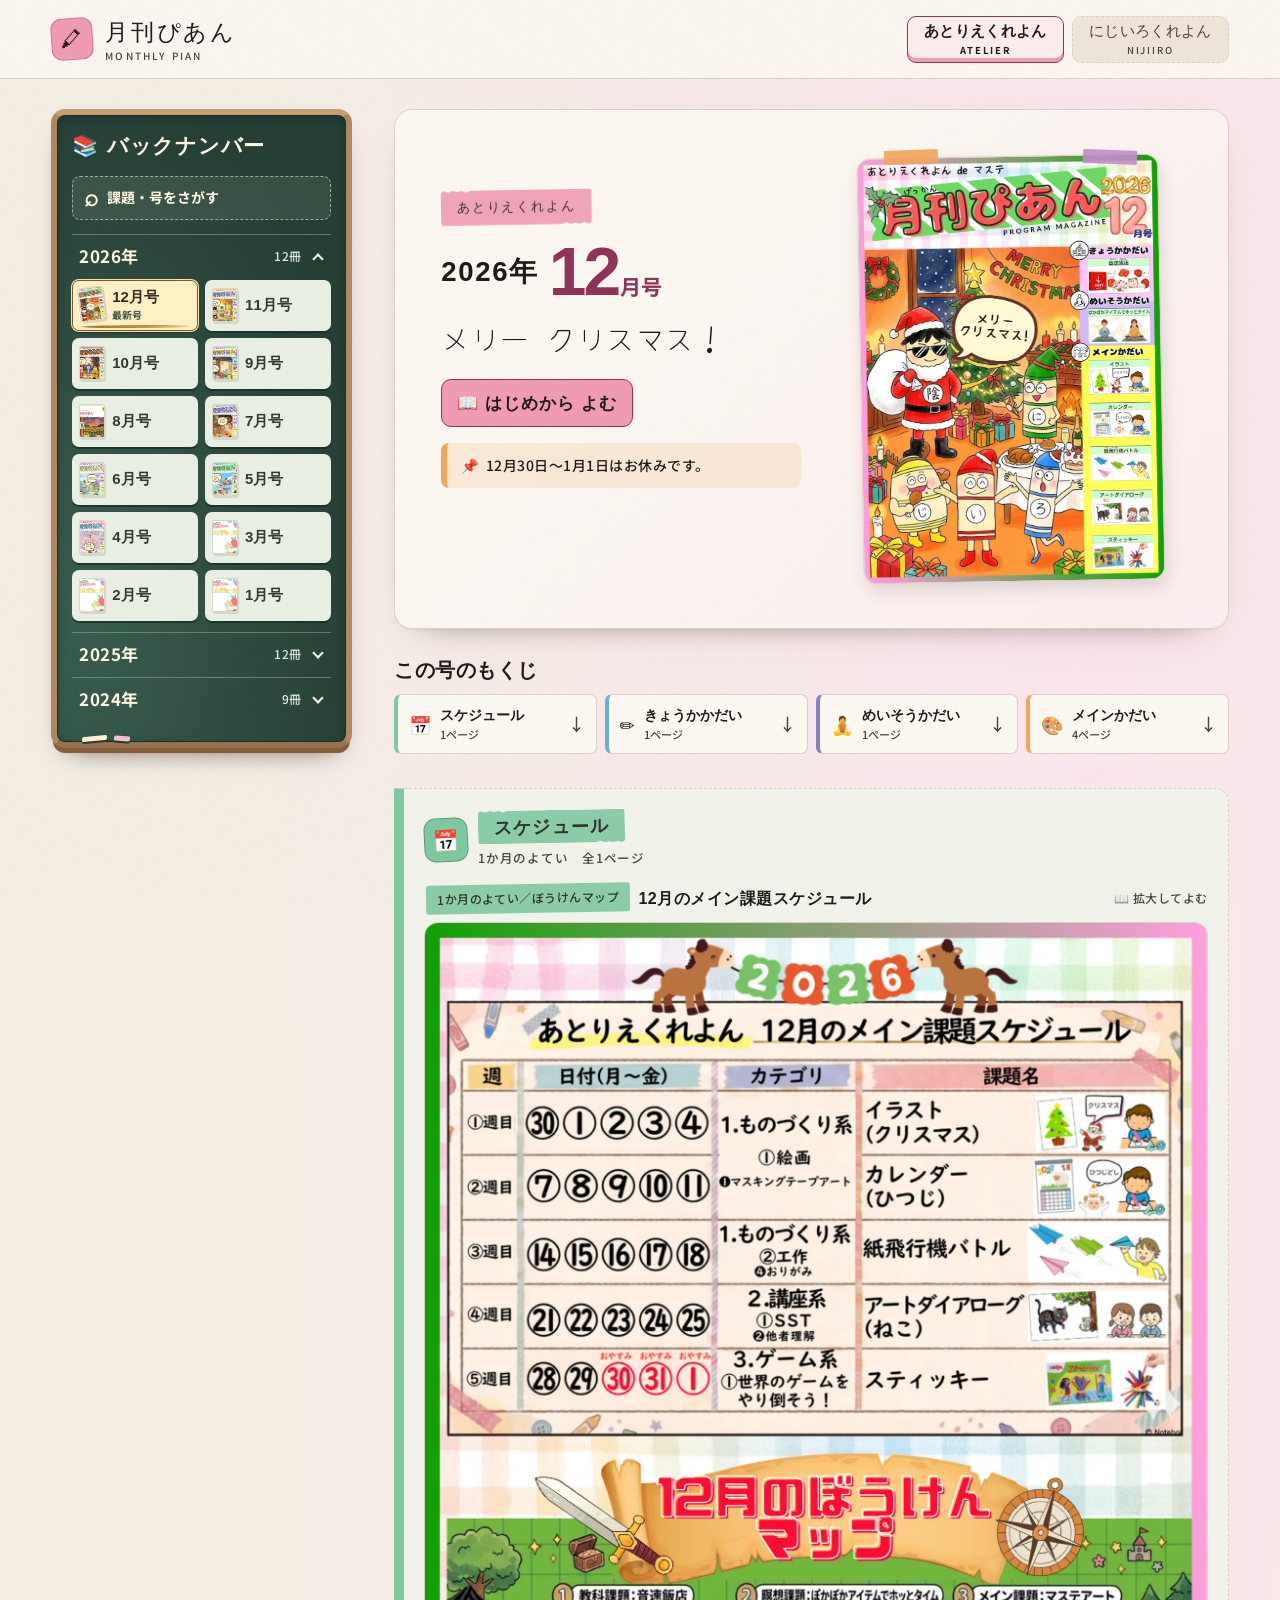
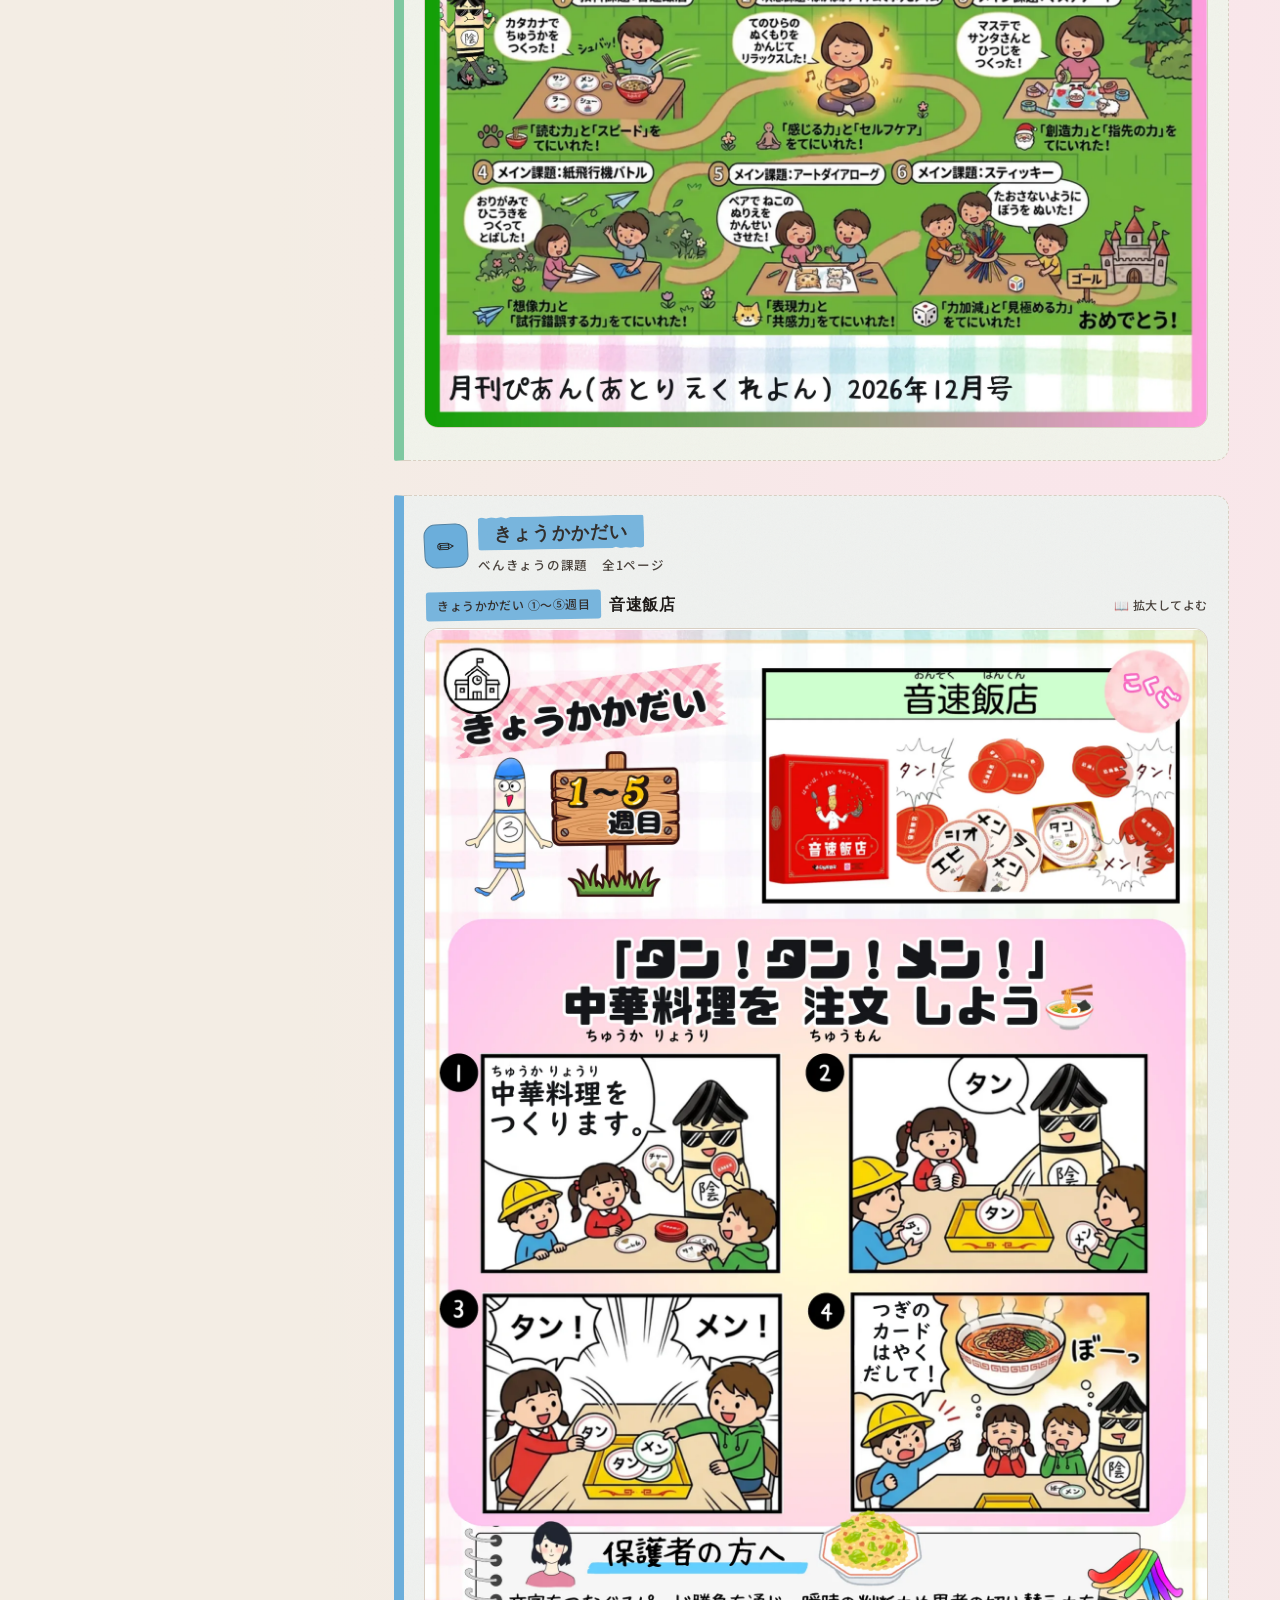
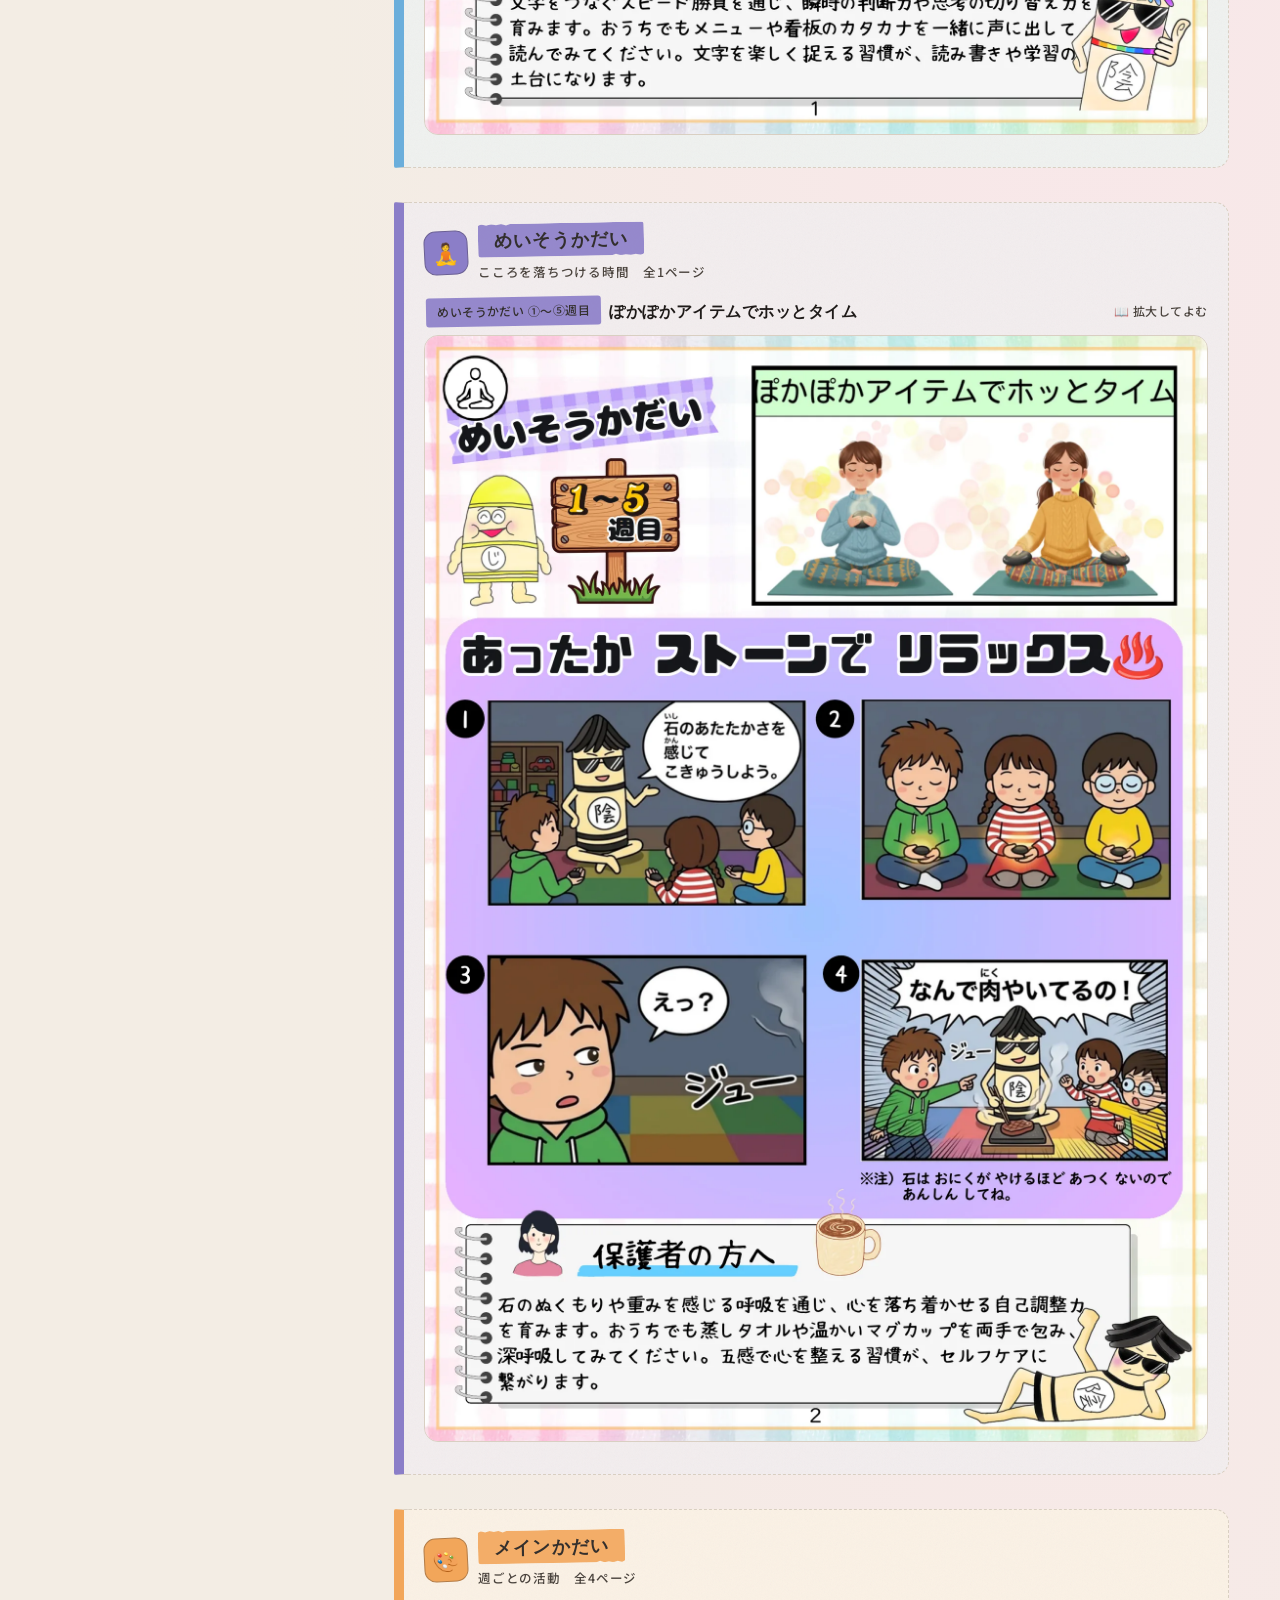
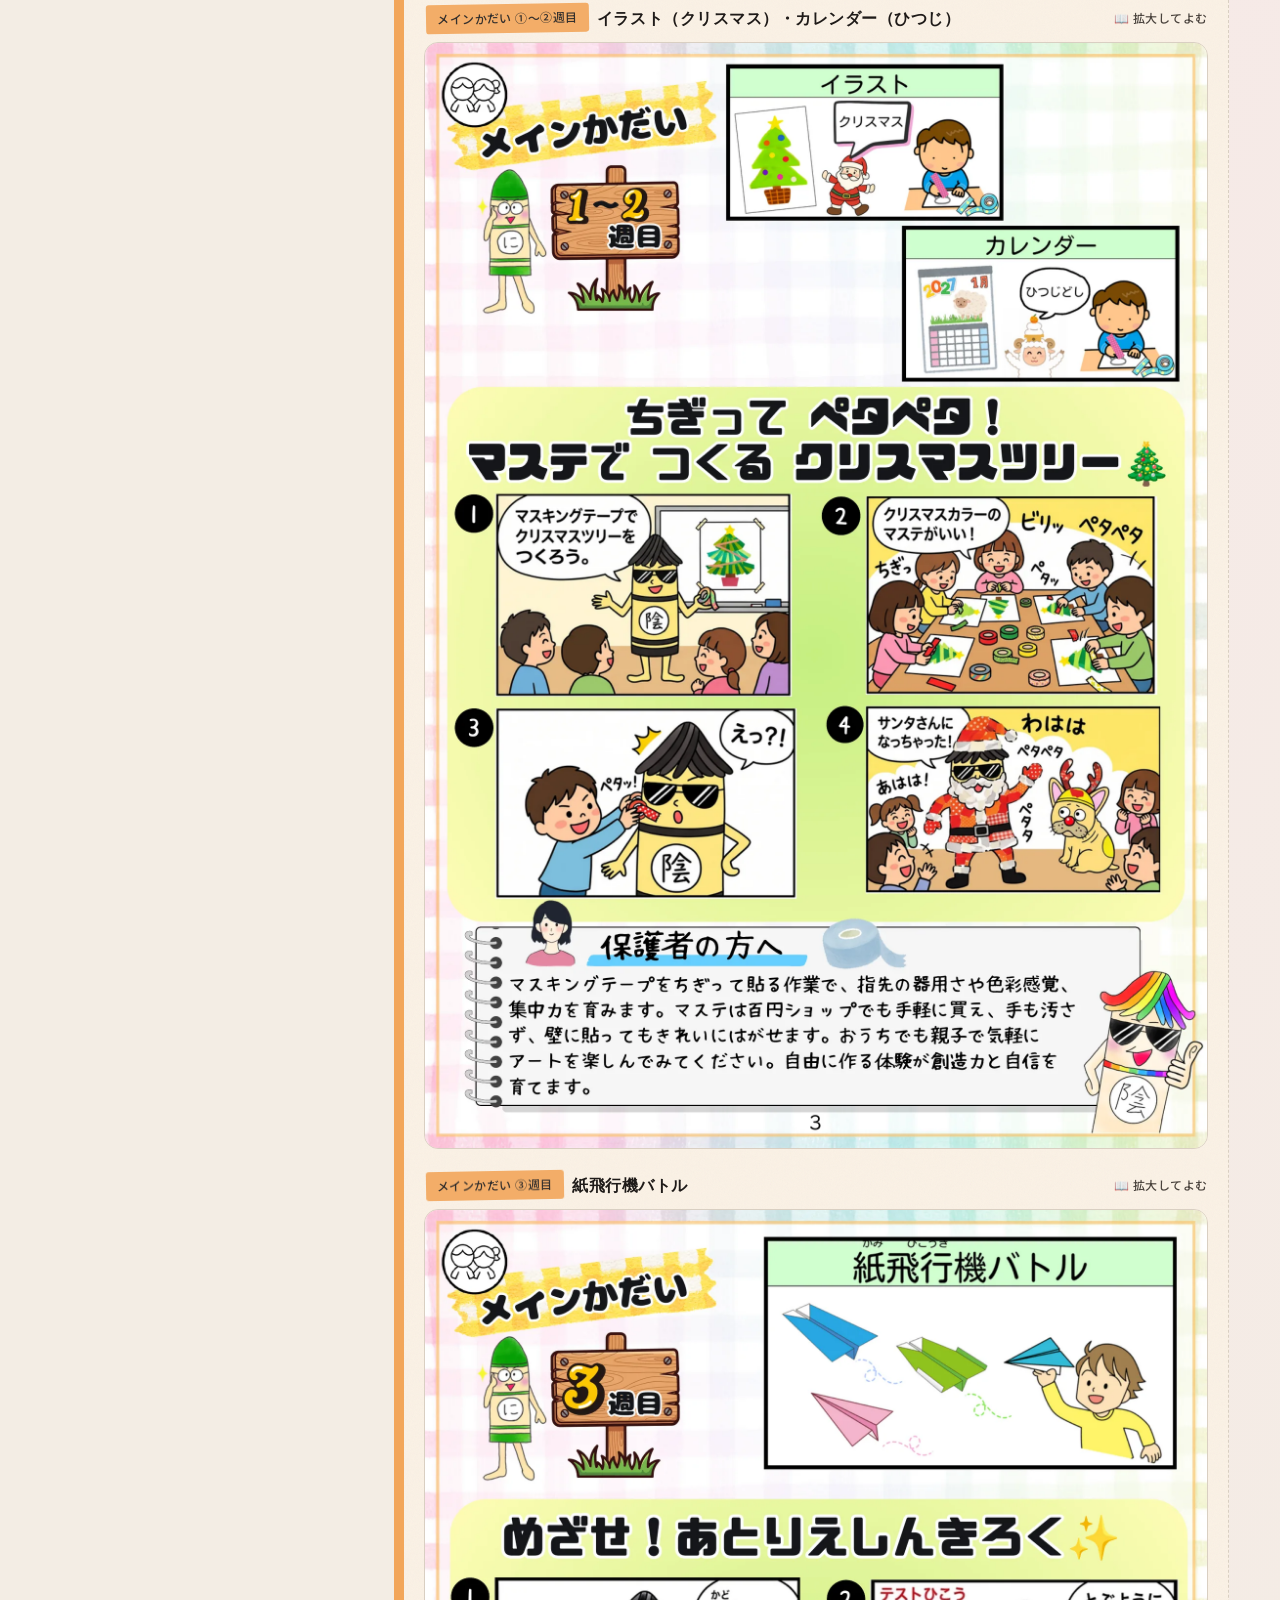
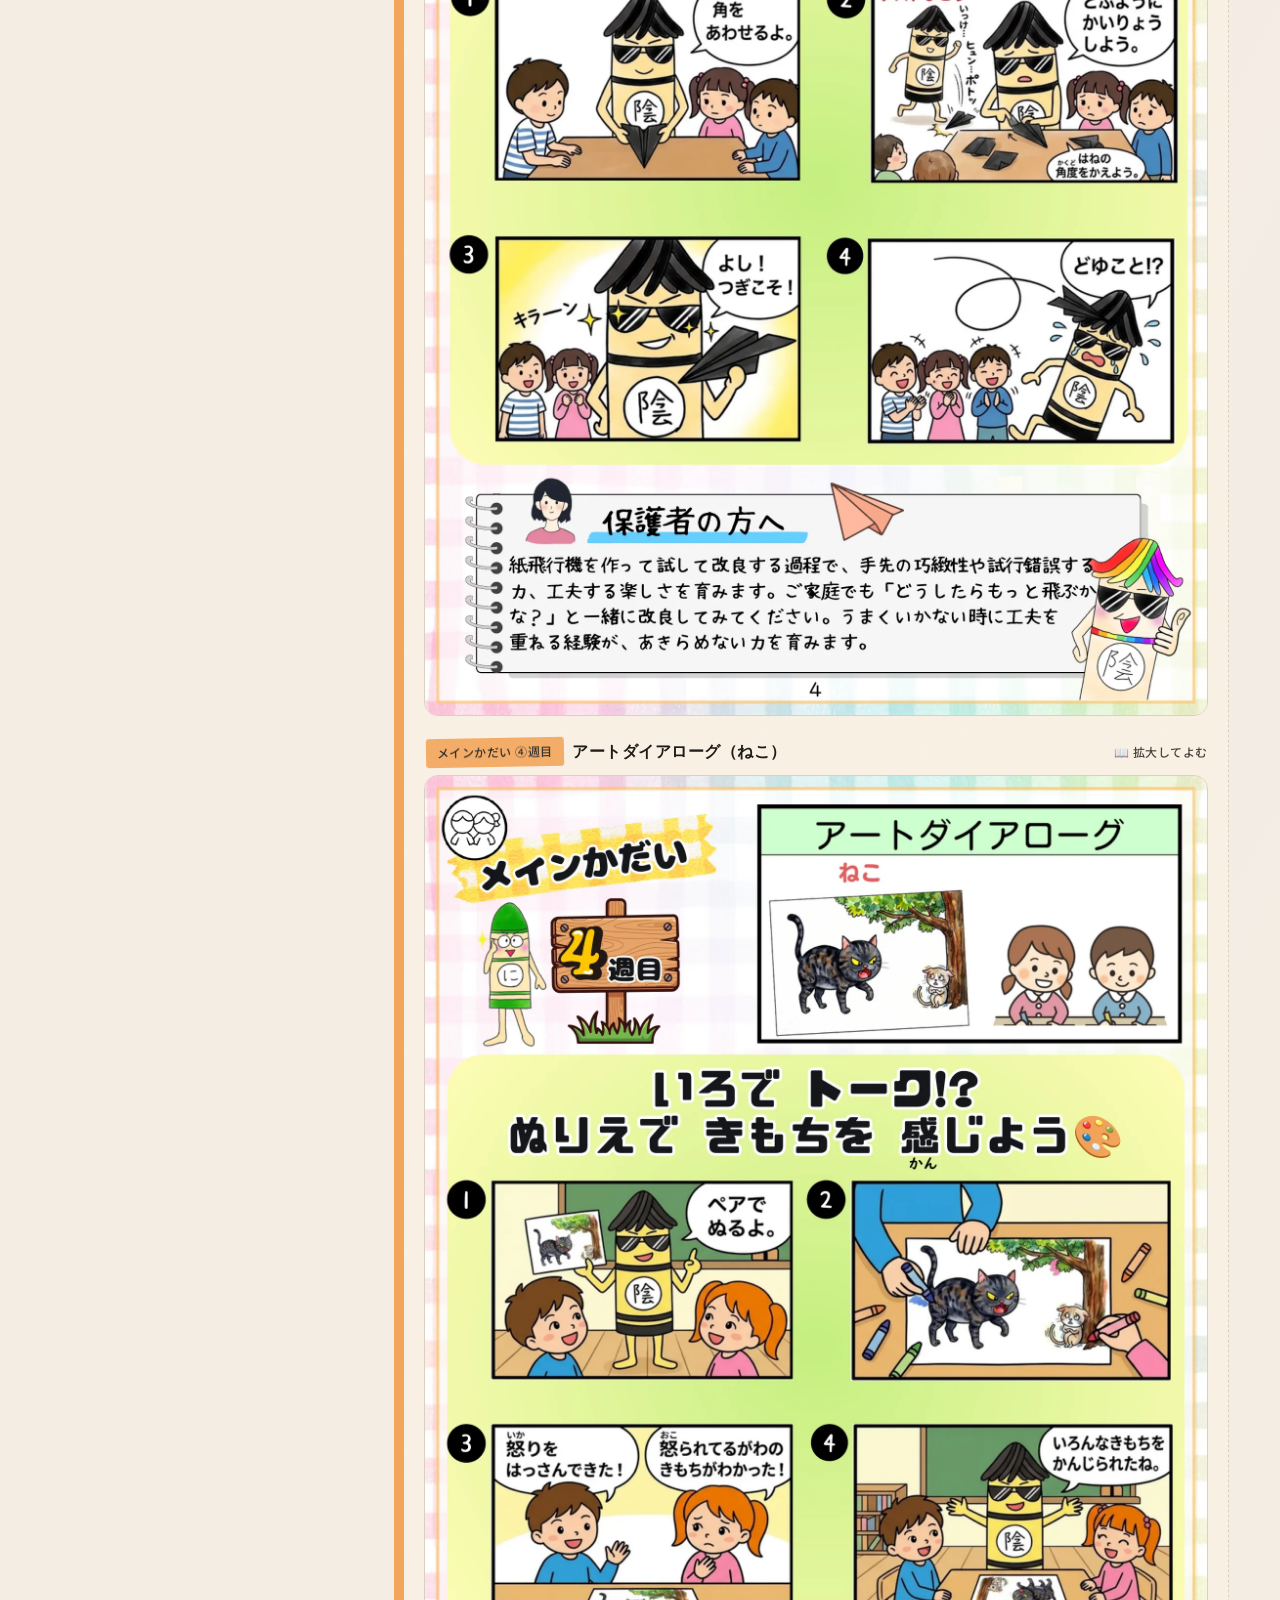
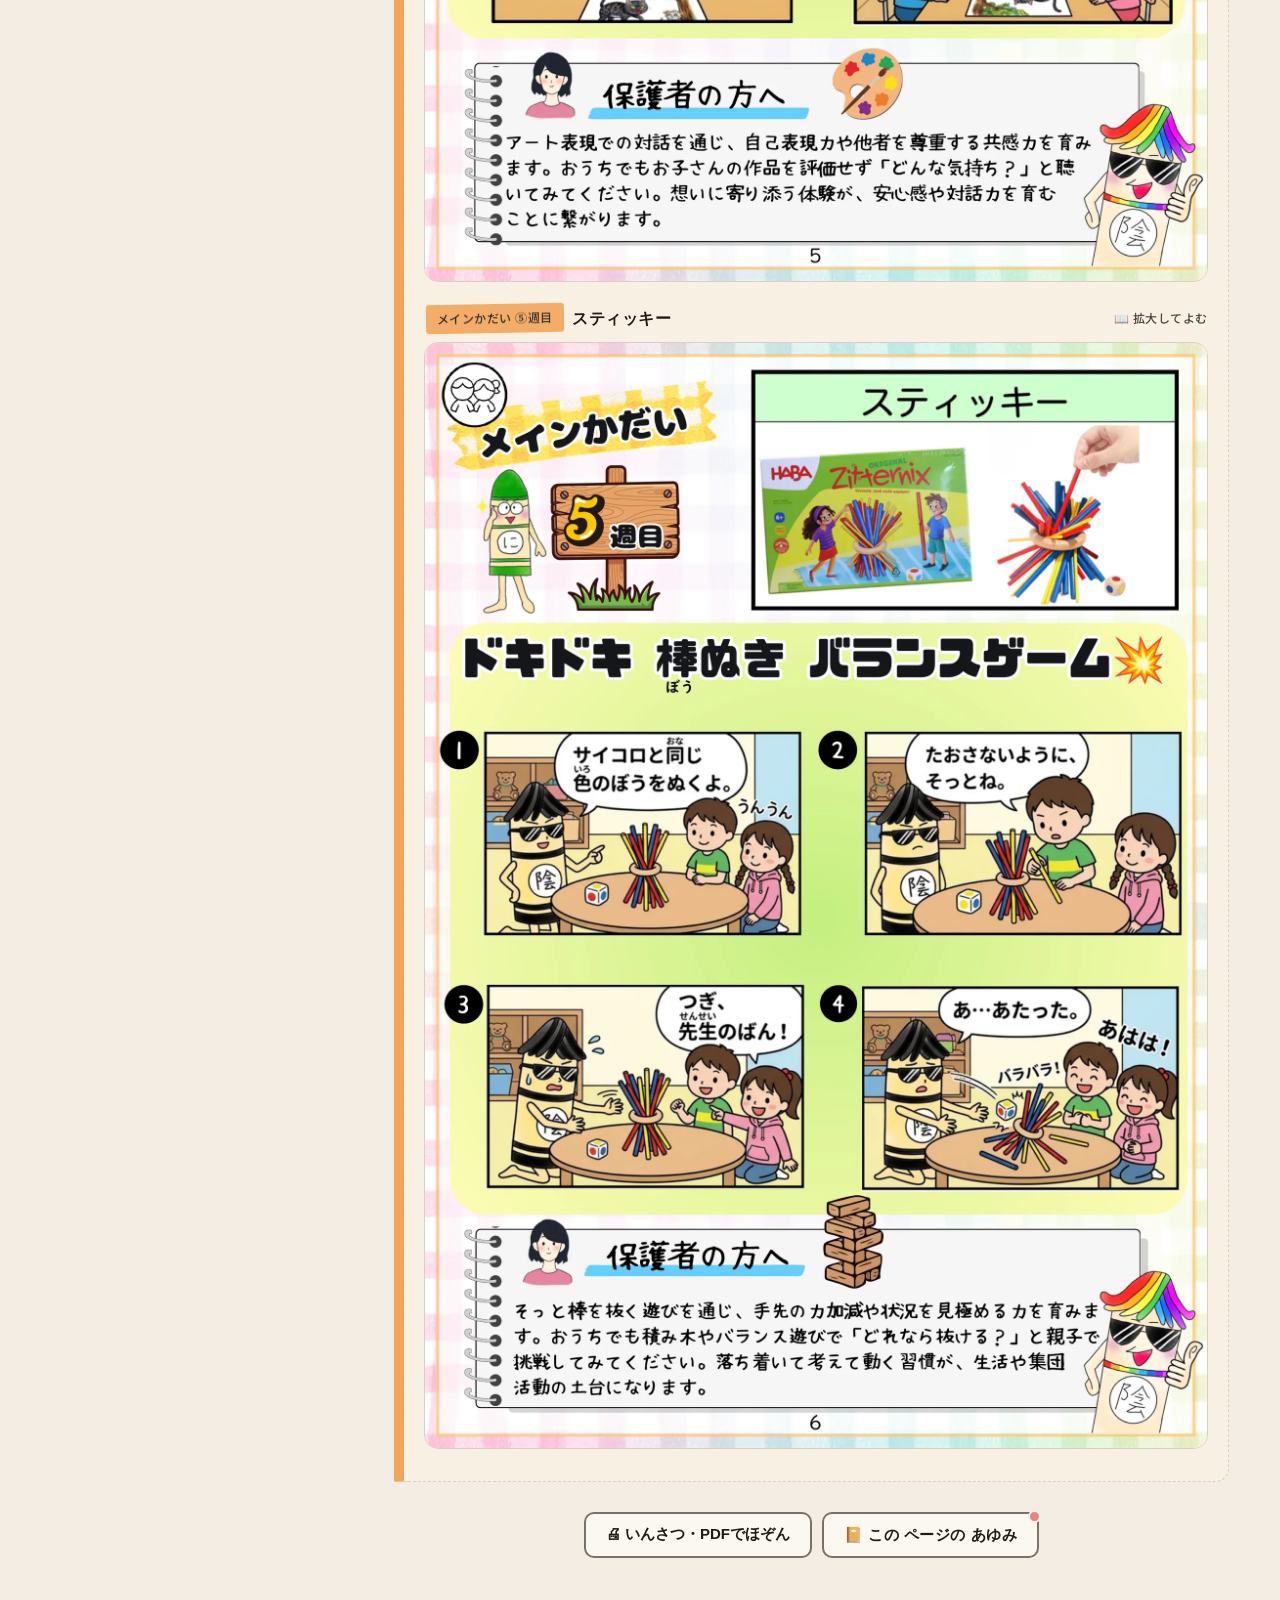
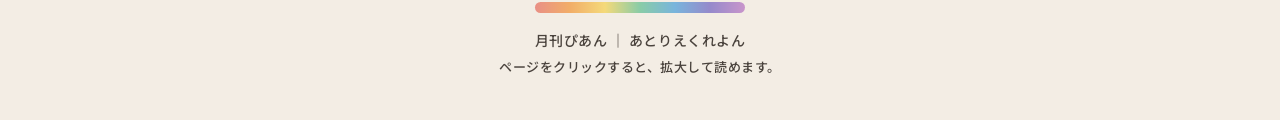
<file: index.html>
<!DOCTYPE html>
<html lang="ja">
<head>
<meta charset="UTF-8" />
<meta name="viewport" content="width=device-width, initial-scale=1, viewport-fit=cover" />
<meta name="theme-color" content="#F3EDE4" />
<meta name="description" content="あとりえくれよんの月刊ぴあん。今月号とバックナンバーをスマホで見られます。" />
<meta property="og:type" content="website" />
<meta property="og:url" content="https://isoda-crayon.github.io/peern-monthly/index.html" />
<meta property="og:image" content="https://isoda-crayon.github.io/peern-monthly/assets/icon-512.png" />
<meta property="og:title" content="月刊ぴあん｜あとりえくれよん" />
<meta property="og:description" content="今月の課題とスケジュール、これまでの号もまとめて見られます。" />
<title>月刊ぴあん｜あとりえくれよん</title>
<link rel="icon" href="assets/favicon.ico" sizes="32x32" />
<link rel="icon" type="image/png" href="assets/icon-512.png" sizes="512x512" />
<link rel="manifest" href="manifest-atelier.webmanifest" />
<link rel="apple-touch-icon" href="assets/apple-touch-icon.png" />
<meta name="apple-mobile-web-app-title" content="ぴあん あとりえ" />
<!-- iOS 16.4 未満は manifest の display を見ないので、こちらでも指定する -->
<meta name="apple-mobile-web-app-capable" content="yes" />
<link rel="preconnect" href="https://fonts.googleapis.com" />
<link rel="preconnect" href="https://fonts.gstatic.com" crossorigin />
<link href="https://fonts.googleapis.com/css2?family=Kosugi+Maru&family=Noto+Sans+JP:wght@500;700&family=Yomogi&display=swap" rel="stylesheet" />
<link rel="stylesheet" href="assets/pian.css?v=reading-1" />
</head>
<body data-brand="atelier">

<a class="skip" href="#reading">本文へすすむ</a>
<div class="progress" id="readProgress" aria-hidden="true"></div>

<header class="site">
  <div class="wrap">
    <p class="logo">
      <span class="mark" aria-hidden="true">🖍</span>
      <span>月刊ぴあん<small>MONTHLY PIAN</small></span>
    </p>
    <nav class="brands" aria-label="事業所をえらぶ">
      <a href="index.html" aria-current="page">あとりえくれよん<small>ATELIER</small></a>
      <a href="nijiiro.html">にじいろくれよん<small>NIJIIRO</small></a>
    </nav>
  </div>
</header>

<main id="main" class="wrap">
  <nav class="issue-board" id="issueBoard" aria-labelledby="boardTitle" hidden>
    <div class="board-heading">
      <h2 id="boardTitle"><span aria-hidden="true">📚</span> バックナンバー</h2>
      <button type="button" id="boardSearch" aria-haspopup="dialog"><span aria-hidden="true">⌕</span> 課題・号をさがす</button>
    </div>
    <div class="board-scroll" id="boardList"></div>
    <div class="board-ledge" aria-hidden="true"></div>
  </nav>

  <div class="reading" id="reading" tabindex="-1">
    <div id="resumeCard" hidden></div>
    <div id="issueRoot"></div>

    <noscript>
      <p class="hero-note" style="margin:28px auto;">
        <span class="ico">⚠️</span>
        <span>このページを見るには、ブラウザのJavaScriptを有効にしてください。</span>
      </p>
    </noscript>

    <section class="archive" id="archive" aria-labelledby="archTitle">
      <div class="archive-head">
        <span class="ico" aria-hidden="true">📚</span>
        <h2 id="archTitle">バックナンバー</h2>
      </div>
      <p class="archive-lead">これまでの月刊ぴあんです。見たい月をえらんでください。</p>
      <div class="arch-list" id="archList"></div>
    </section>

    <div class="tools">
      <button type="button" id="printBtn">🖨 いんさつ・PDFでほぞん</button>
      <a class="tool-link" href="diary.html" id="diaryLink">📔 この ページの あゆみ</a>
    </div>
  </div>
</main>

<footer class="foot wrap">
  <div class="rainbow" aria-hidden="true"></div>
  月刊ぴあん ｜ あとりえくれよん<br />
  <small class="touch-copy">ページはタップでよむ画面がひらきます ・ ひろげる指で拡大できます</small>
  <small class="desktop-copy">ページをクリックすると、拡大して読めます。</small>
</footer>

<button class="totop" id="toTop" type="button">↑ うえへ</button>

<nav class="dock" id="dock" hidden aria-label="号とセクションのいどう">
  <button type="button" class="dock-issue" id="dockIssue">📚 号をえらぶ</button>
  <div class="dock-tabs" id="dockTabs"></div>
</nav>

<dialog class="sheet" id="issueSheet" aria-labelledby="sheetTitle">
  <div class="sheet-body">
    <div class="sheet-grip" aria-hidden="true"></div>
    <div class="sheet-heading">
      <div><p class="shelf-kicker">ぴあんの 本だな</p><h2 id="sheetTitle">課題・号をさがす</h2></div>
      <button type="button" class="sheet-close" id="sheetClose" autofocus>✕ とじる</button>
    </div>
    <div class="search-tools">
      <label for="issueSearch">課題名・年月でさがす</label>
      <div class="search-row"><input id="issueSearch" type="search" placeholder="例：うちわ、2026年11月…" autocomplete="off" /><button type="button" id="searchClear" aria-label="検索条件をクリア">クリア</button></div>
      <div class="search-meta"><label for="issueYear">発行年</label><select id="issueYear"><option value="">すべての年</option></select><span id="searchCount" role="status" aria-live="polite"></span></div>
    </div>
    <div id="sheetResults" hidden></div>
    <div class="sheet-grid" id="sheetGrid"></div>
  </div>
</dialog>

<dialog class="viewer" id="viewer" aria-label="ページをよむ">
  <div class="v-top">
    <div class="v-title" id="vTitle"></div>
  </div>
  <div class="v-stage" id="vStage">
    <div class="v-track" id="vTrack"></div>
  </div>
  <div class="v-bottom">
    <div class="v-pagination">
      <button type="button" class="v-nav" id="vPrev" aria-label="まえのページ">◀</button>
      <div class="v-pos" id="vPos" aria-live="polite"></div>
      <button type="button" class="v-nav" id="vNext" aria-label="つぎのページ">▶</button>
    </div>
    <div class="v-actions" aria-label="よむ画面の操作">
      <button type="button" id="vZoomOut" aria-label="縮小する">−<span>縮小</span></button>
      <button type="button" id="vZoomReset" aria-label="全体表示に戻す">100%</button>
      <button type="button" id="vZoomIn" aria-label="拡大する">＋<span>拡大</span></button>
      <button type="button" class="v-close-bottom" id="vClose">✕ とじる</button>
    </div>
  </div>
  <div class="v-hint" id="vHint" hidden>👈 スワイプで ページおくり ・ ピンチで かくだい</div>
</dialog>

<script src="issues.js"></script>
<!-- 日誌の最終更新日を見て「新しい記事あり」の赤い点を出すため、ここでも読みます -->
<script src="diary.js"></script>
<script src="assets/pian.js?v=reading-1"></script>
</body>
</html>
</file>
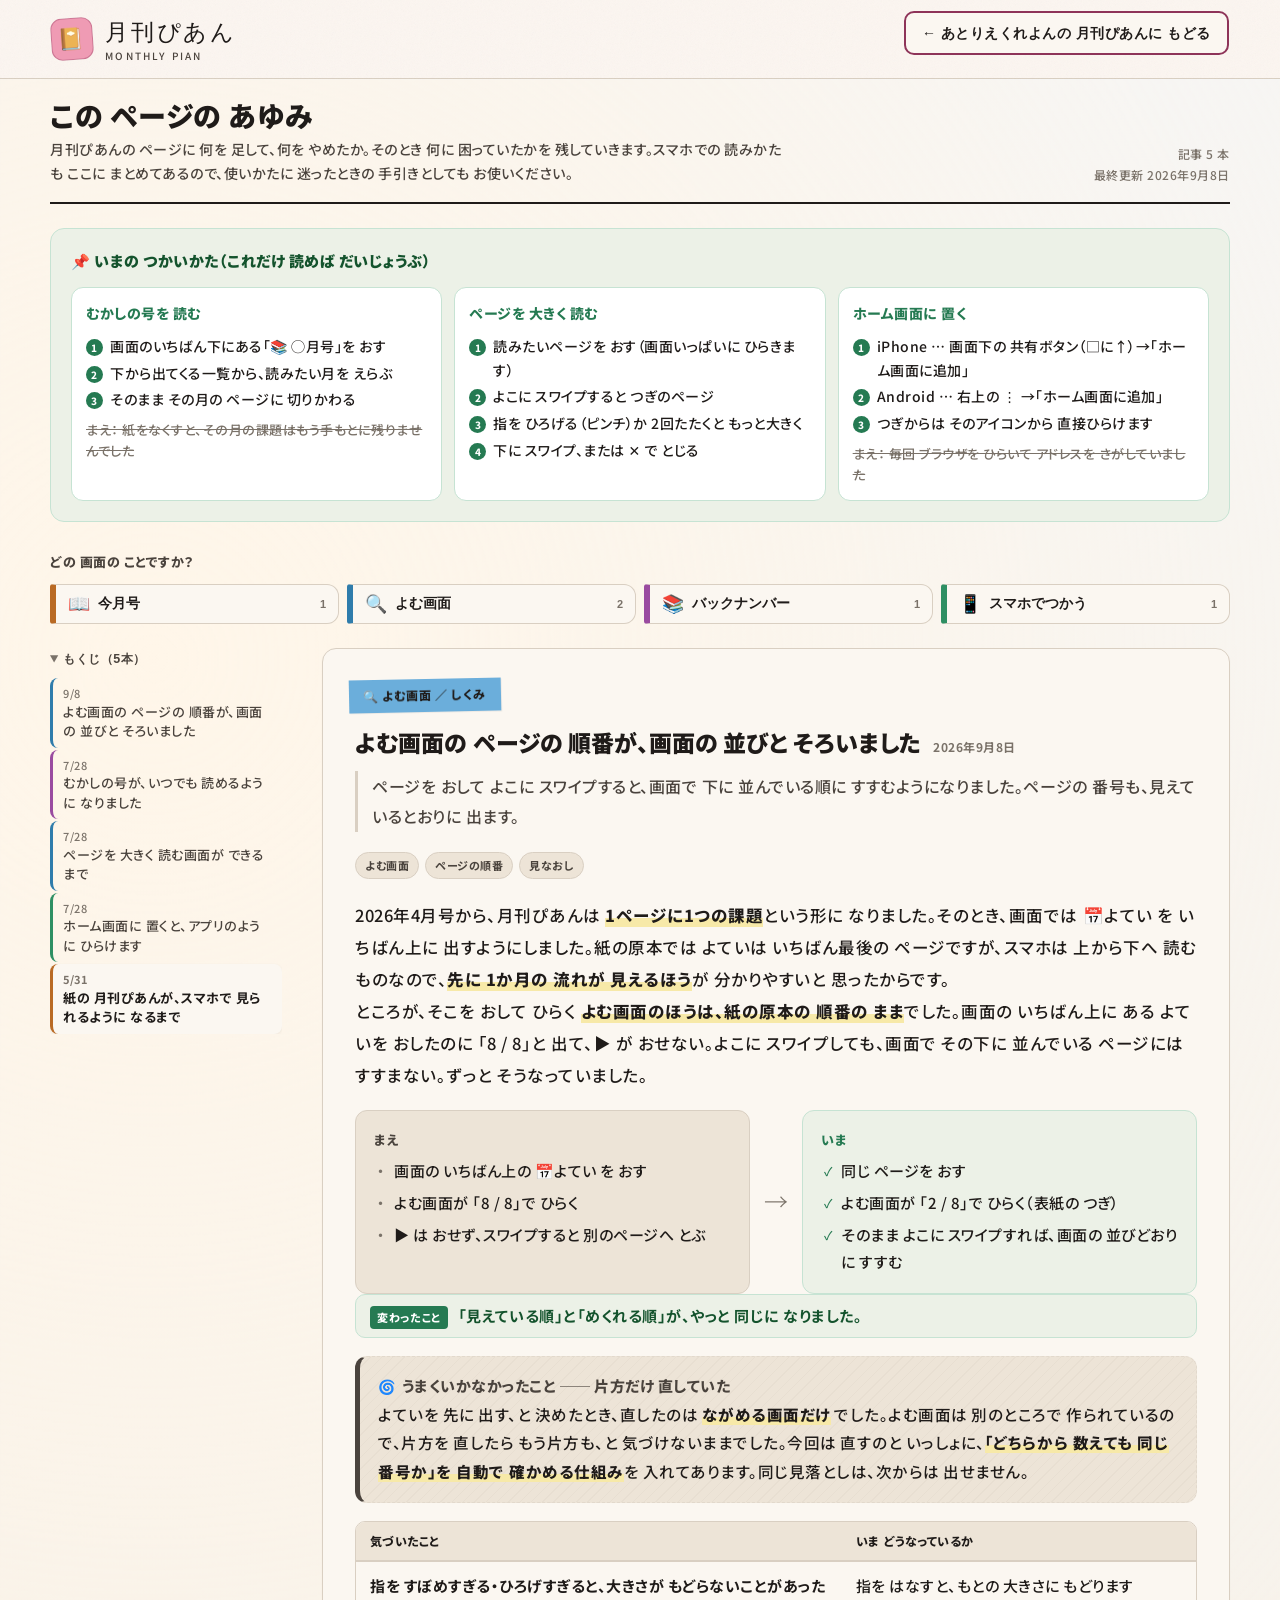
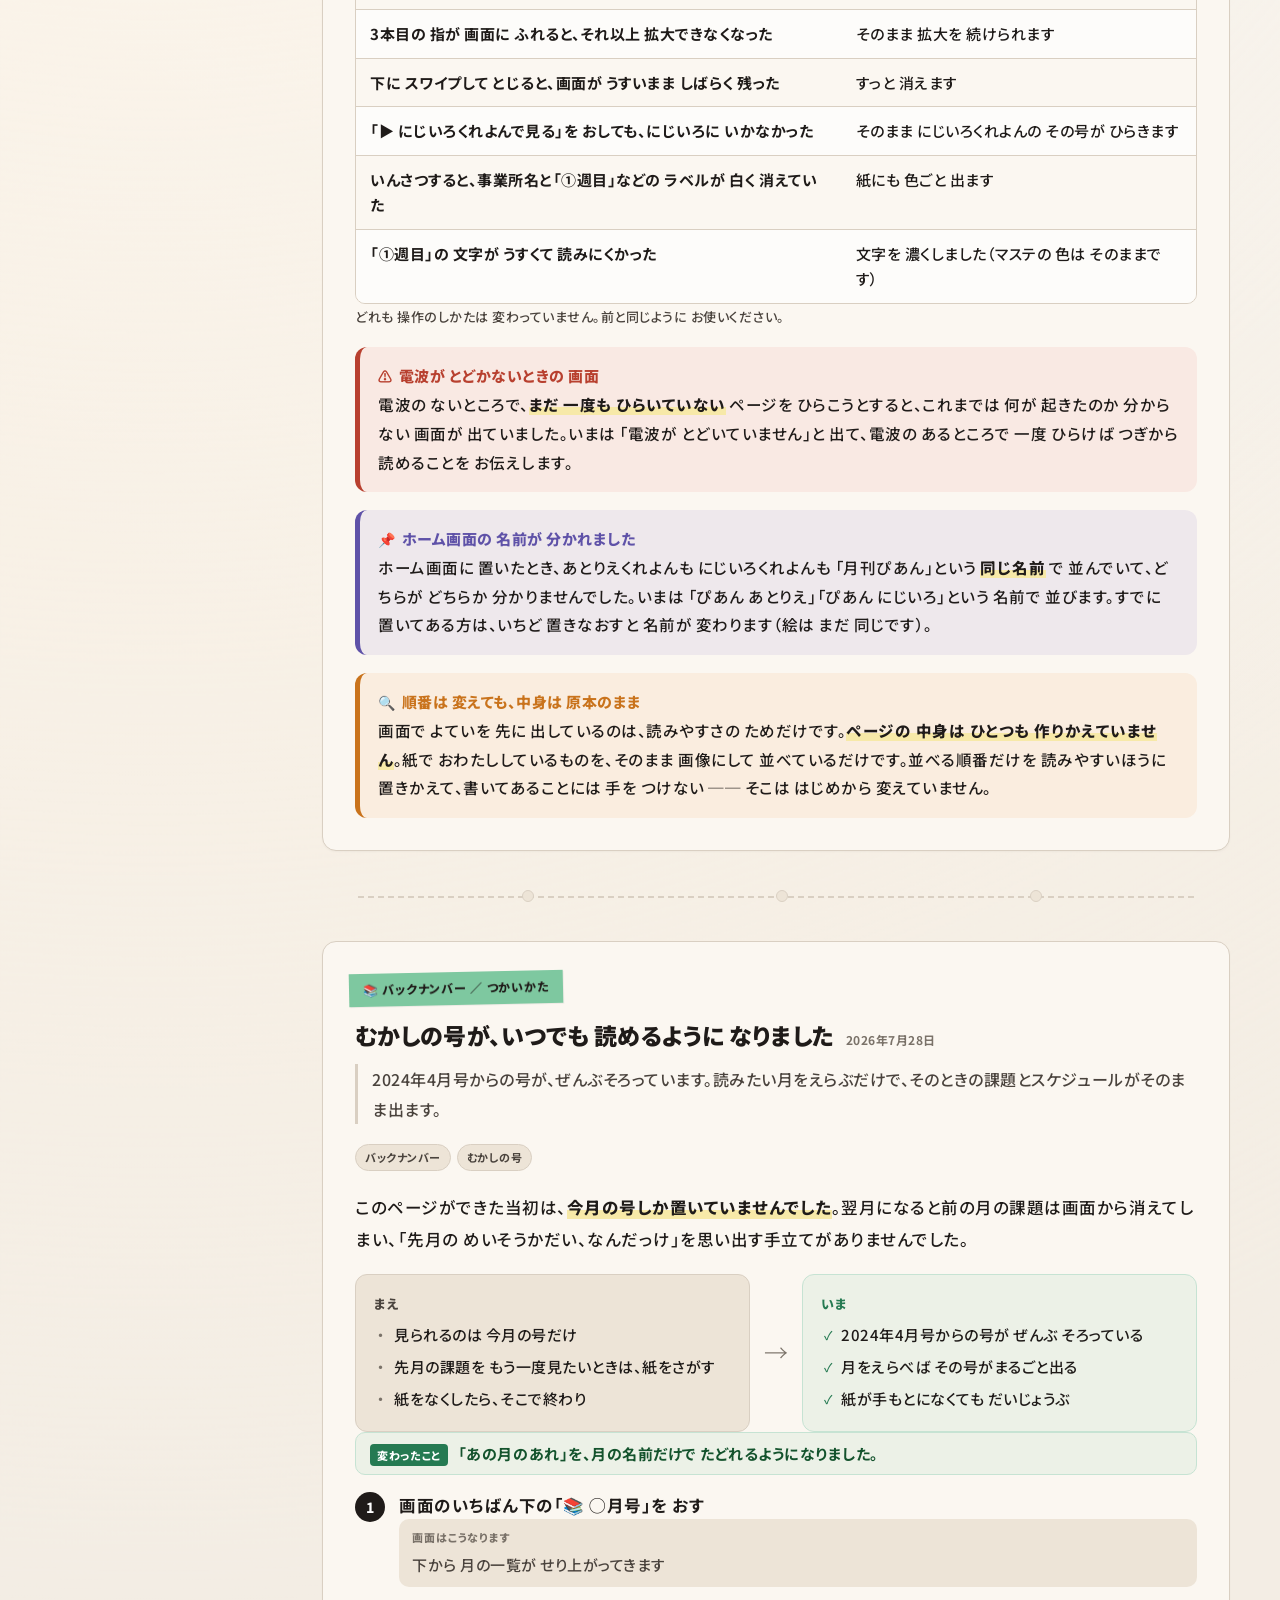
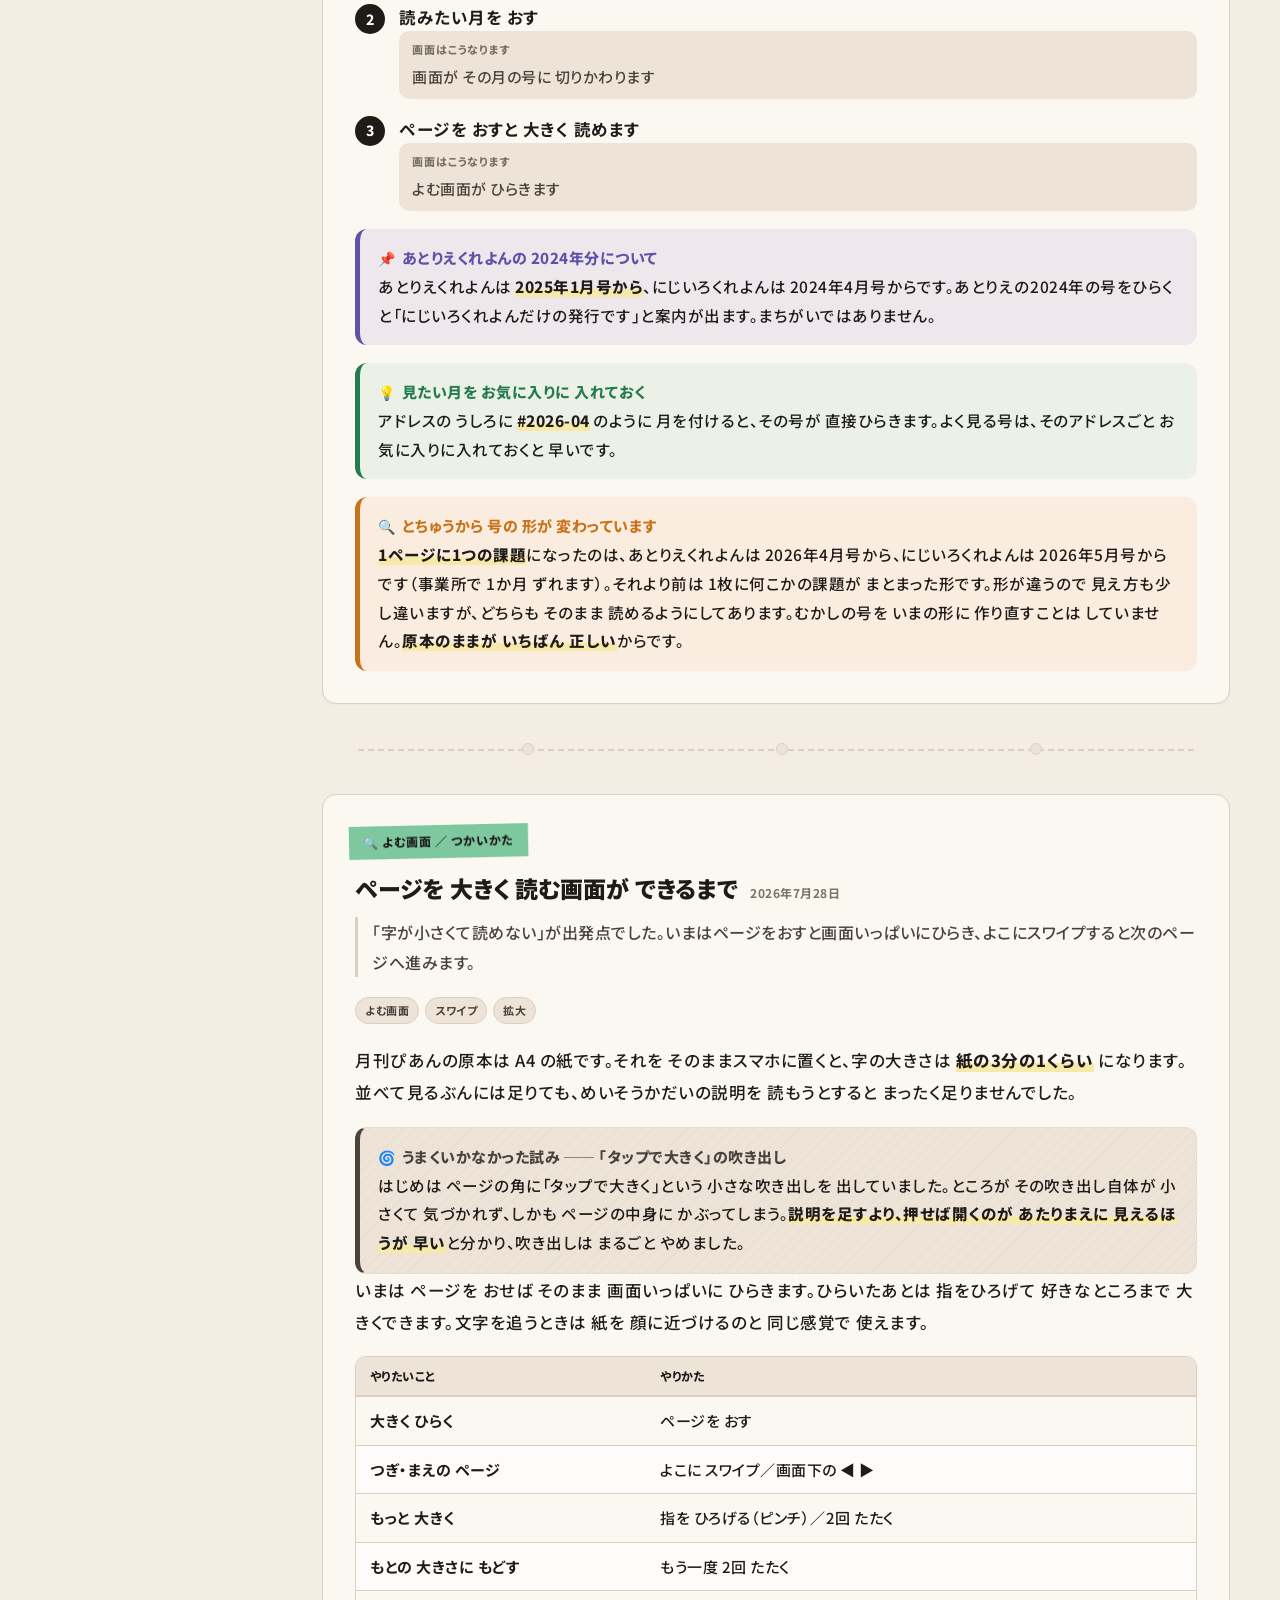
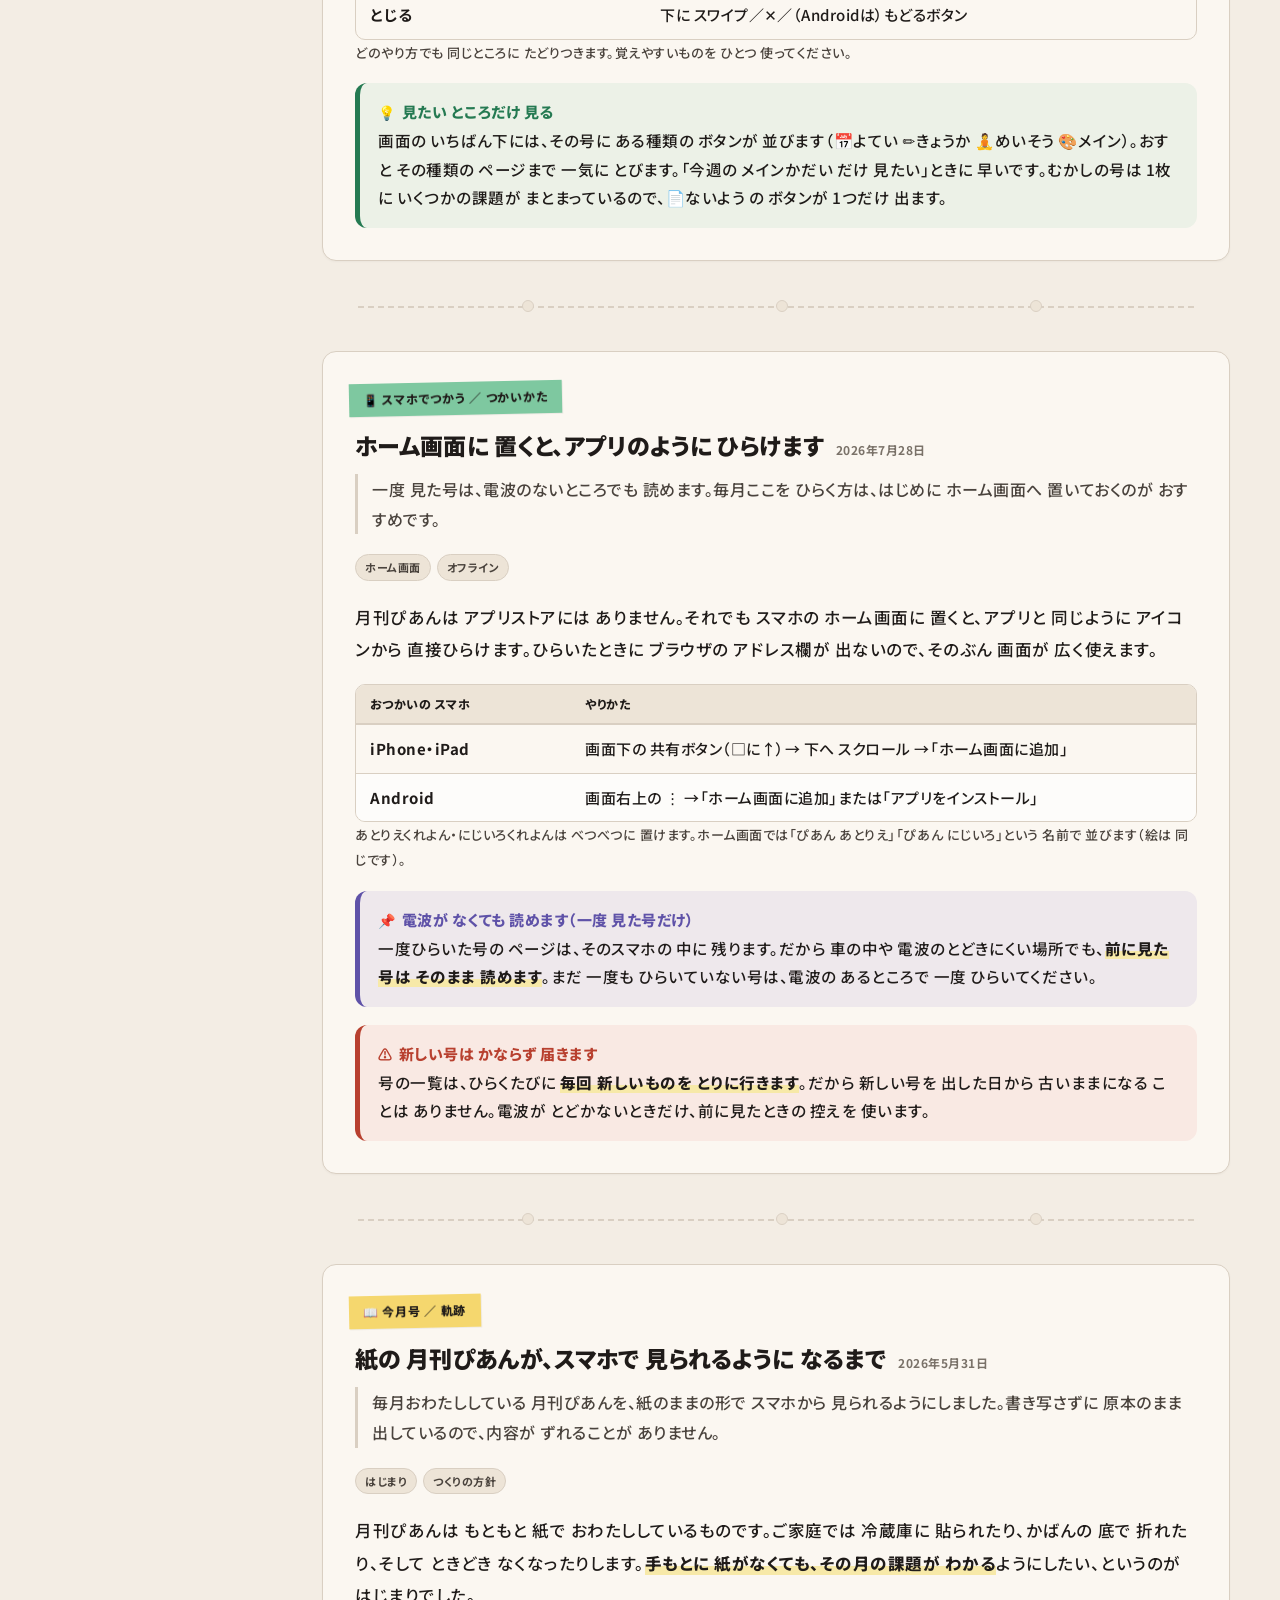
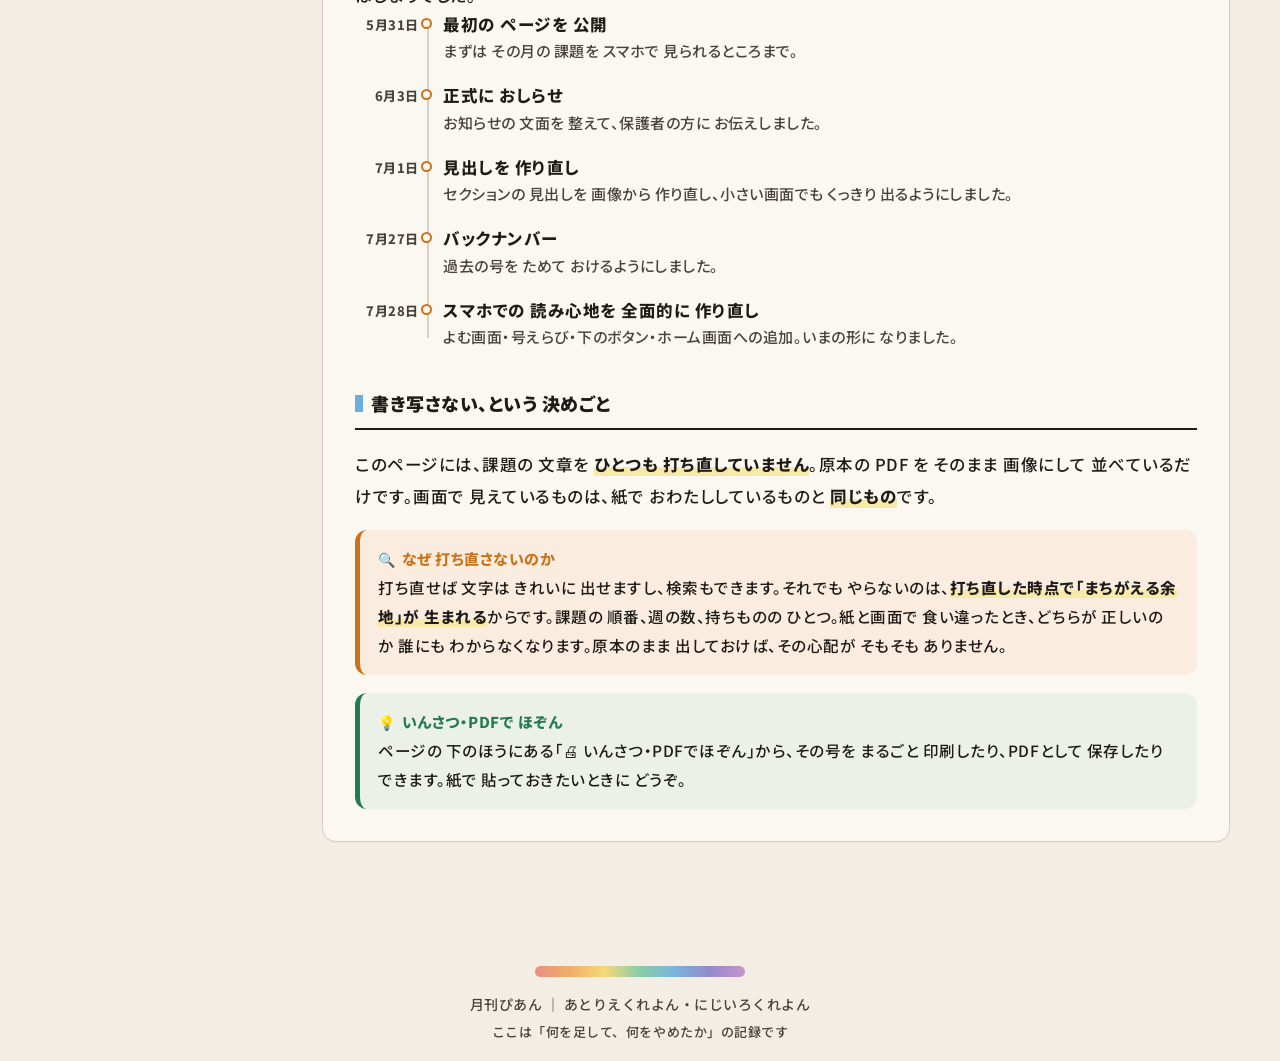
<file: diary.html>
<!DOCTYPE html>
<html lang="ja">
<head>
<meta charset="UTF-8" />
<meta name="viewport" content="width=device-width, initial-scale=1, viewport-fit=cover" />
<meta name="theme-color" content="#f3ede4" />
<meta name="description" content="月刊ぴあんのページに何を足して、何をやめたか。スマホでの読みかたの手引きも兼ねています。" />
<meta property="og:type" content="article" />
<meta property="og:url" content="https://isoda-crayon.github.io/peern-monthly/diary.html" />
<meta property="og:image" content="https://isoda-crayon.github.io/peern-monthly/assets/icon-512.png" />
<meta property="og:title" content="この ページの あゆみ｜月刊ぴあん" />
<meta property="og:description" content="月刊ぴあんのページに何を足して、何をやめたか。スマホでの読みかたも、ここにまとめてあります。" />
<title>この ページの あゆみ｜月刊ぴあん</title>
<link rel="icon" href="data:image/svg+xml,<svg xmlns=%22http://www.w3.org/2000/svg%22 viewBox=%220 0 100 100%22><text y=%22.9em%22 font-size=%2290%22>📔</text></svg>" />
<link rel="apple-touch-icon" href="assets/apple-touch-icon.png" />
<meta name="apple-mobile-web-app-title" content="ぴあんの あゆみ" />
<link rel="preconnect" href="https://fonts.googleapis.com" />
<link rel="preconnect" href="https://fonts.gstatic.com" crossorigin />
<link href="https://fonts.googleapis.com/css2?family=Kosugi+Maru&family=Noto+Sans+JP:wght@500;700&display=swap" rel="stylesheet" />
<link rel="stylesheet" href="assets/pian.css" />
<link rel="stylesheet" href="assets/diary.css" />
</head>
<!-- data-brand は diary.js が ?b= から入れ直します（既定はあとりえくれよん） -->
<body data-brand="atelier" class="diary-page">

<a class="skip" href="#diaryRoot">本文へすすむ</a>

<header class="site">
  <div class="wrap">
    <p class="logo">
      <span class="mark" aria-hidden="true">📔</span>
      <span>月刊ぴあん<small>MONTHLY PIAN</small></span>
    </p>
    <p class="diary-back">
      <a href="index.html" id="backLink">← 月刊ぴあんに もどる</a>
    </p>
  </div>
</header>

<!-- dd-root は日誌の色をぜんぶ持っている入れもの。外すと色が全部消えます
     （assets/diary.js が描き直すときも付け直します） -->
<!-- tabindex="-1" は「本文へすすむ」の飛び先にフォーカスを乗せるため（div は既定で受け取れない） -->
<div id="diaryRoot" class="dd-root" tabindex="-1"></div>

<noscript>
  <p class="hero-note" style="margin:28px auto;max-width:680px;">
    <span class="ico">⚠️</span>
    <span>このページを見るには、ブラウザのJavaScriptを有効にしてください。</span>
  </p>
</noscript>

<footer class="foot wrap">
  <div class="rainbow" aria-hidden="true"></div>
  月刊ぴあん ｜ あとりえくれよん・にじいろくれよん<br />
  <small>ここは「何を足して、何をやめたか」の記録です</small>
</footer>

<script src="diary.js"></script>
<script src="assets/diary.js"></script>
</body>
</html>
</file>
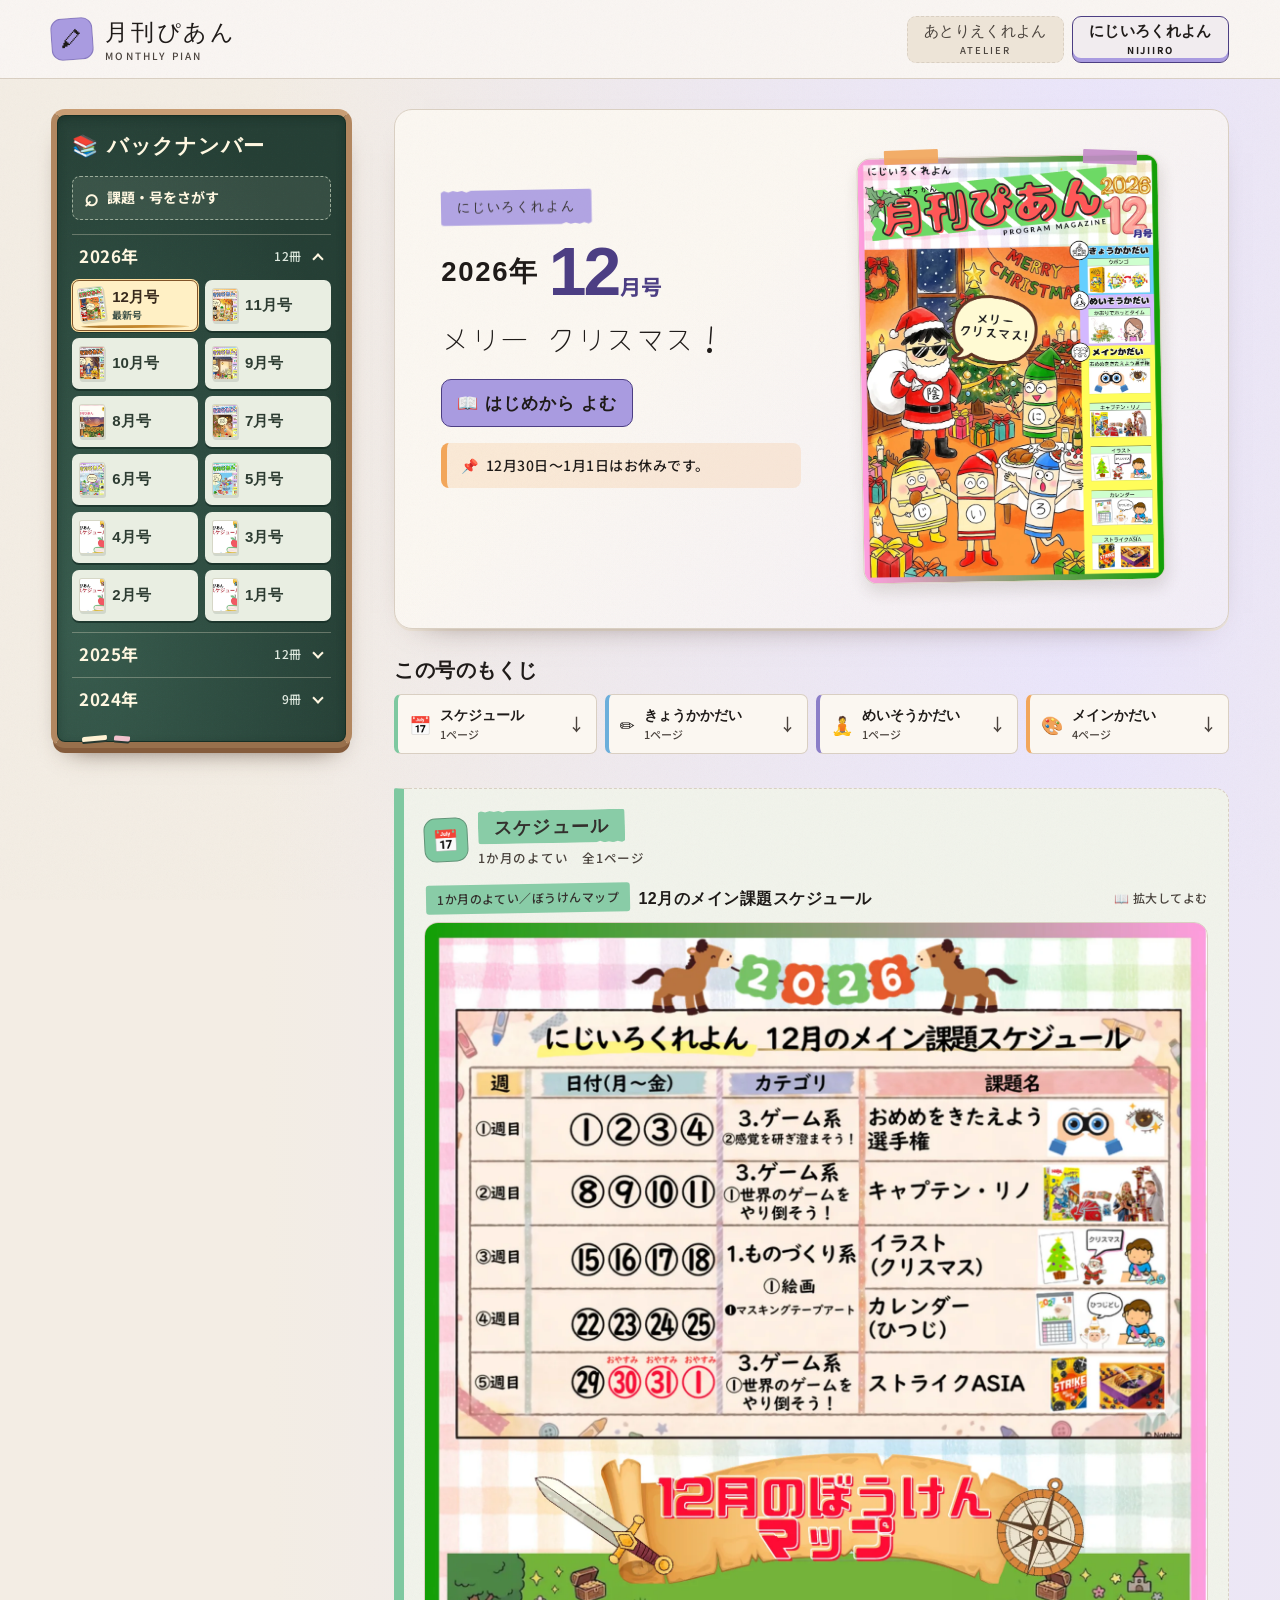
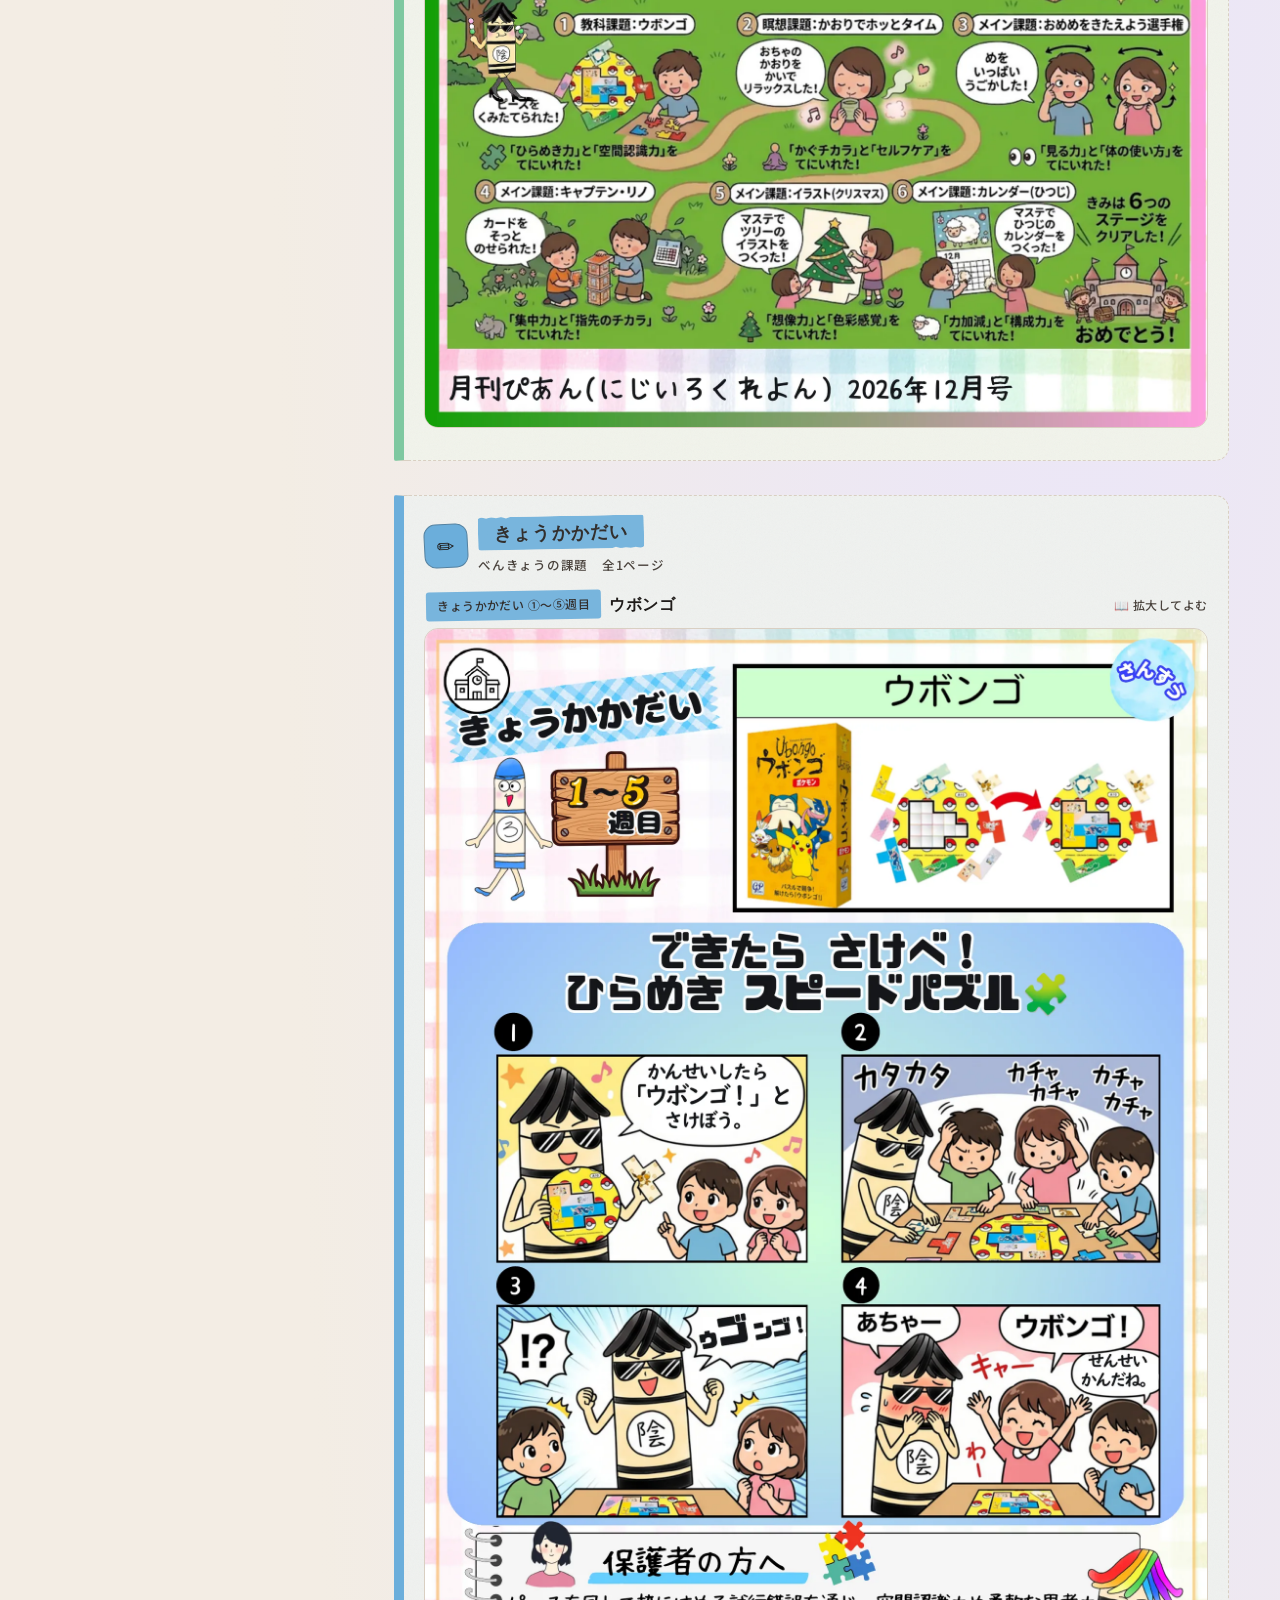
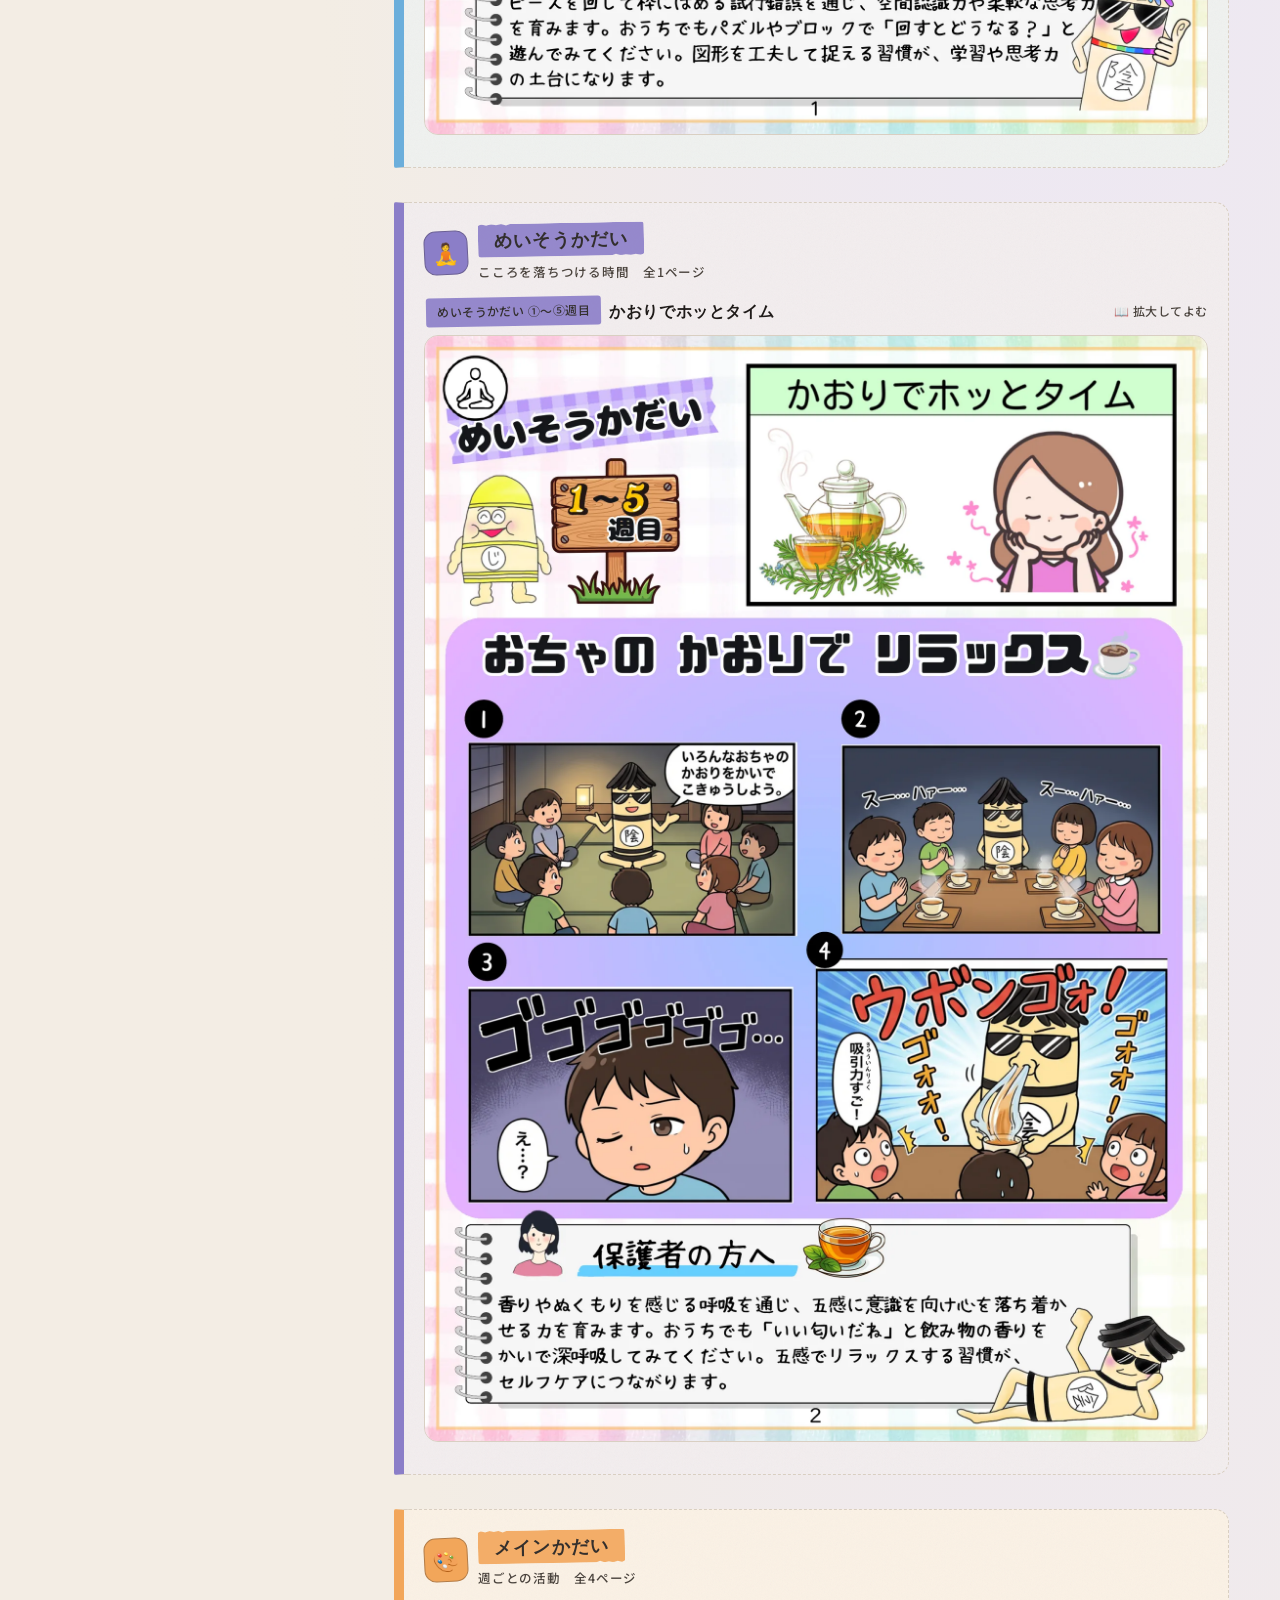
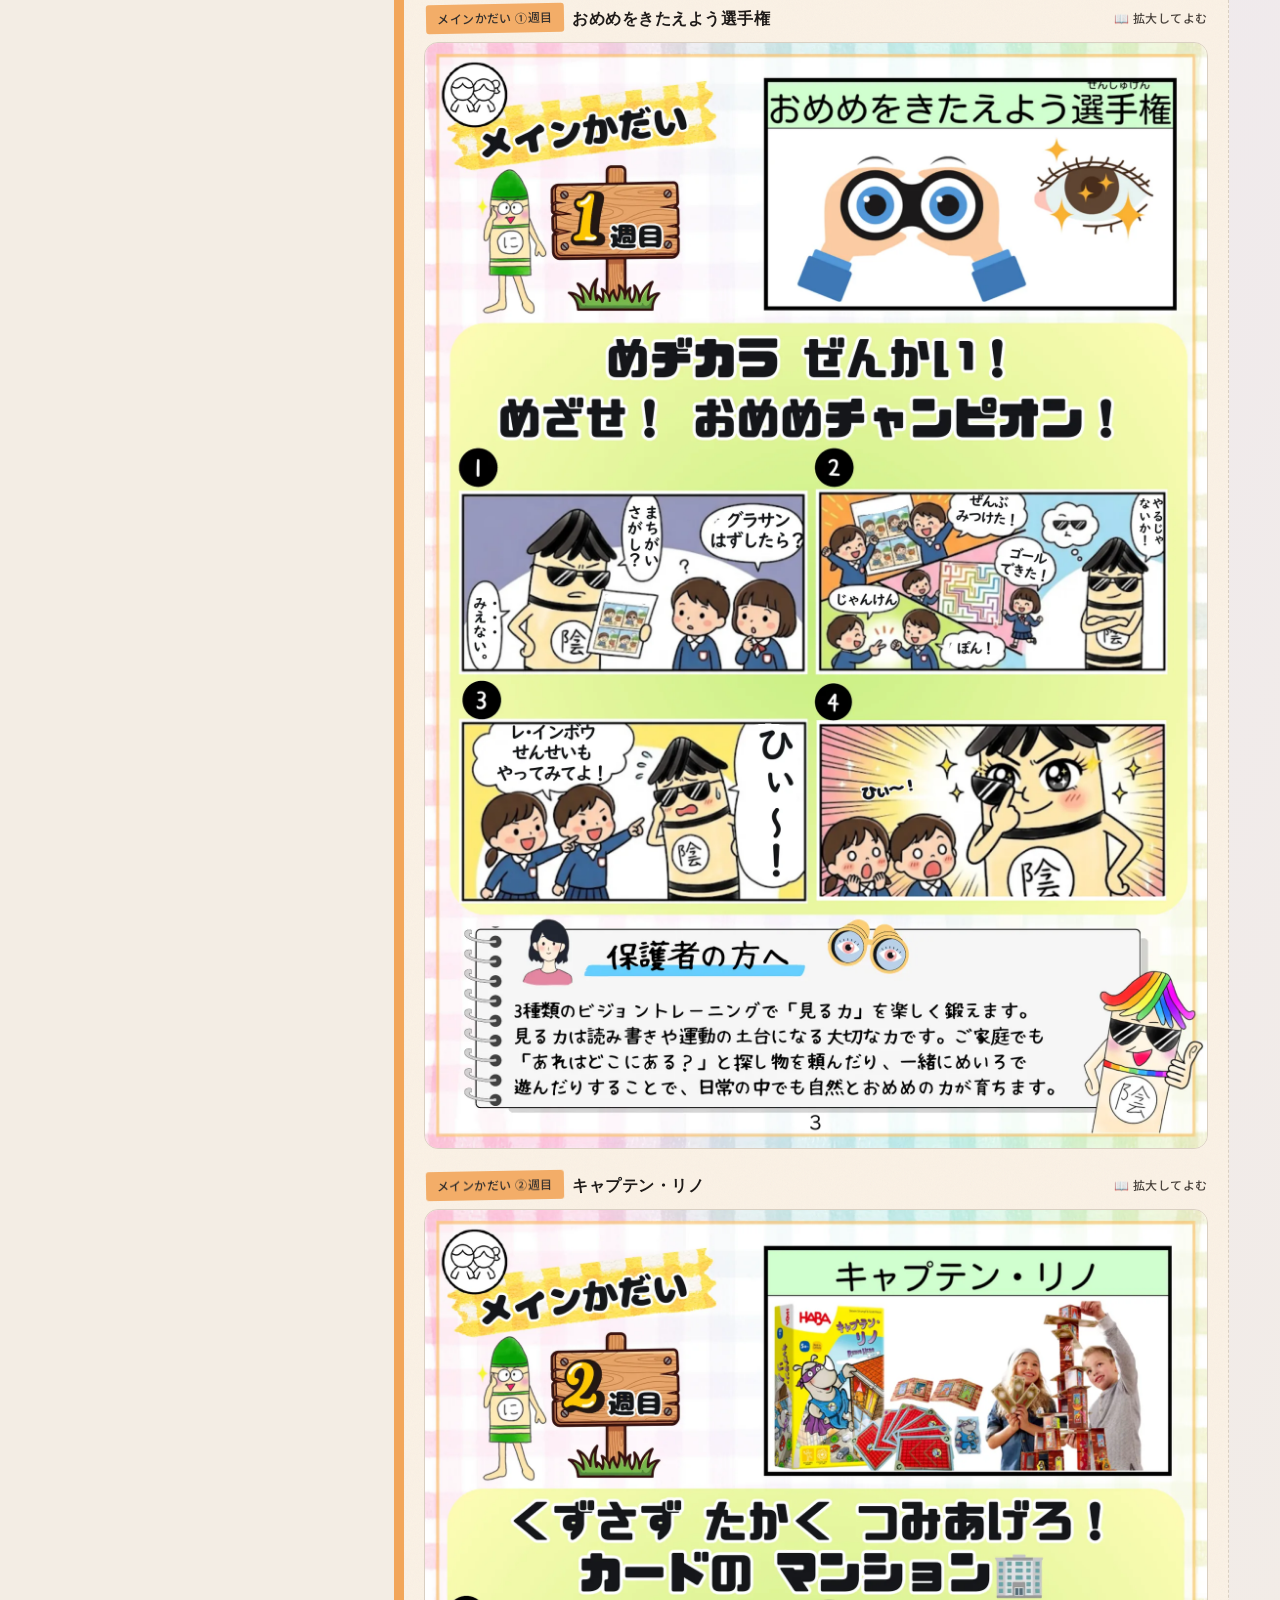
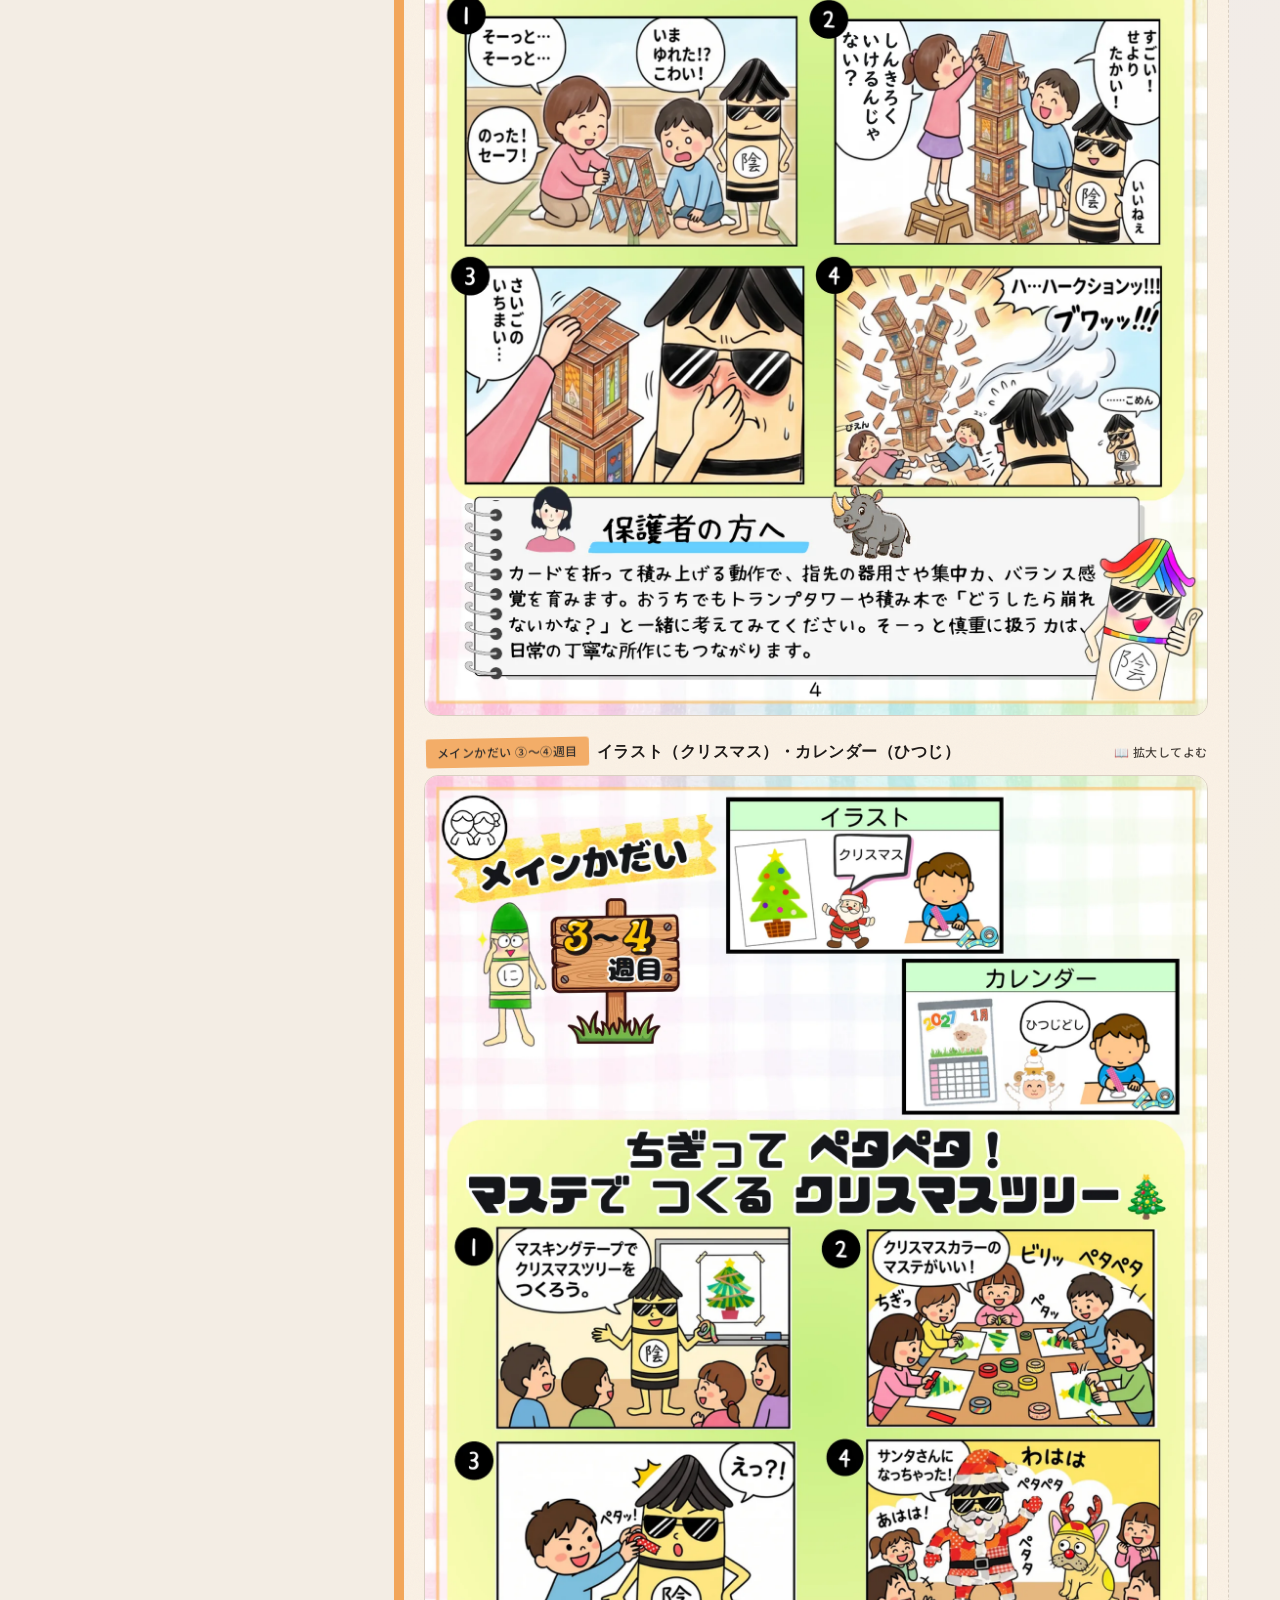
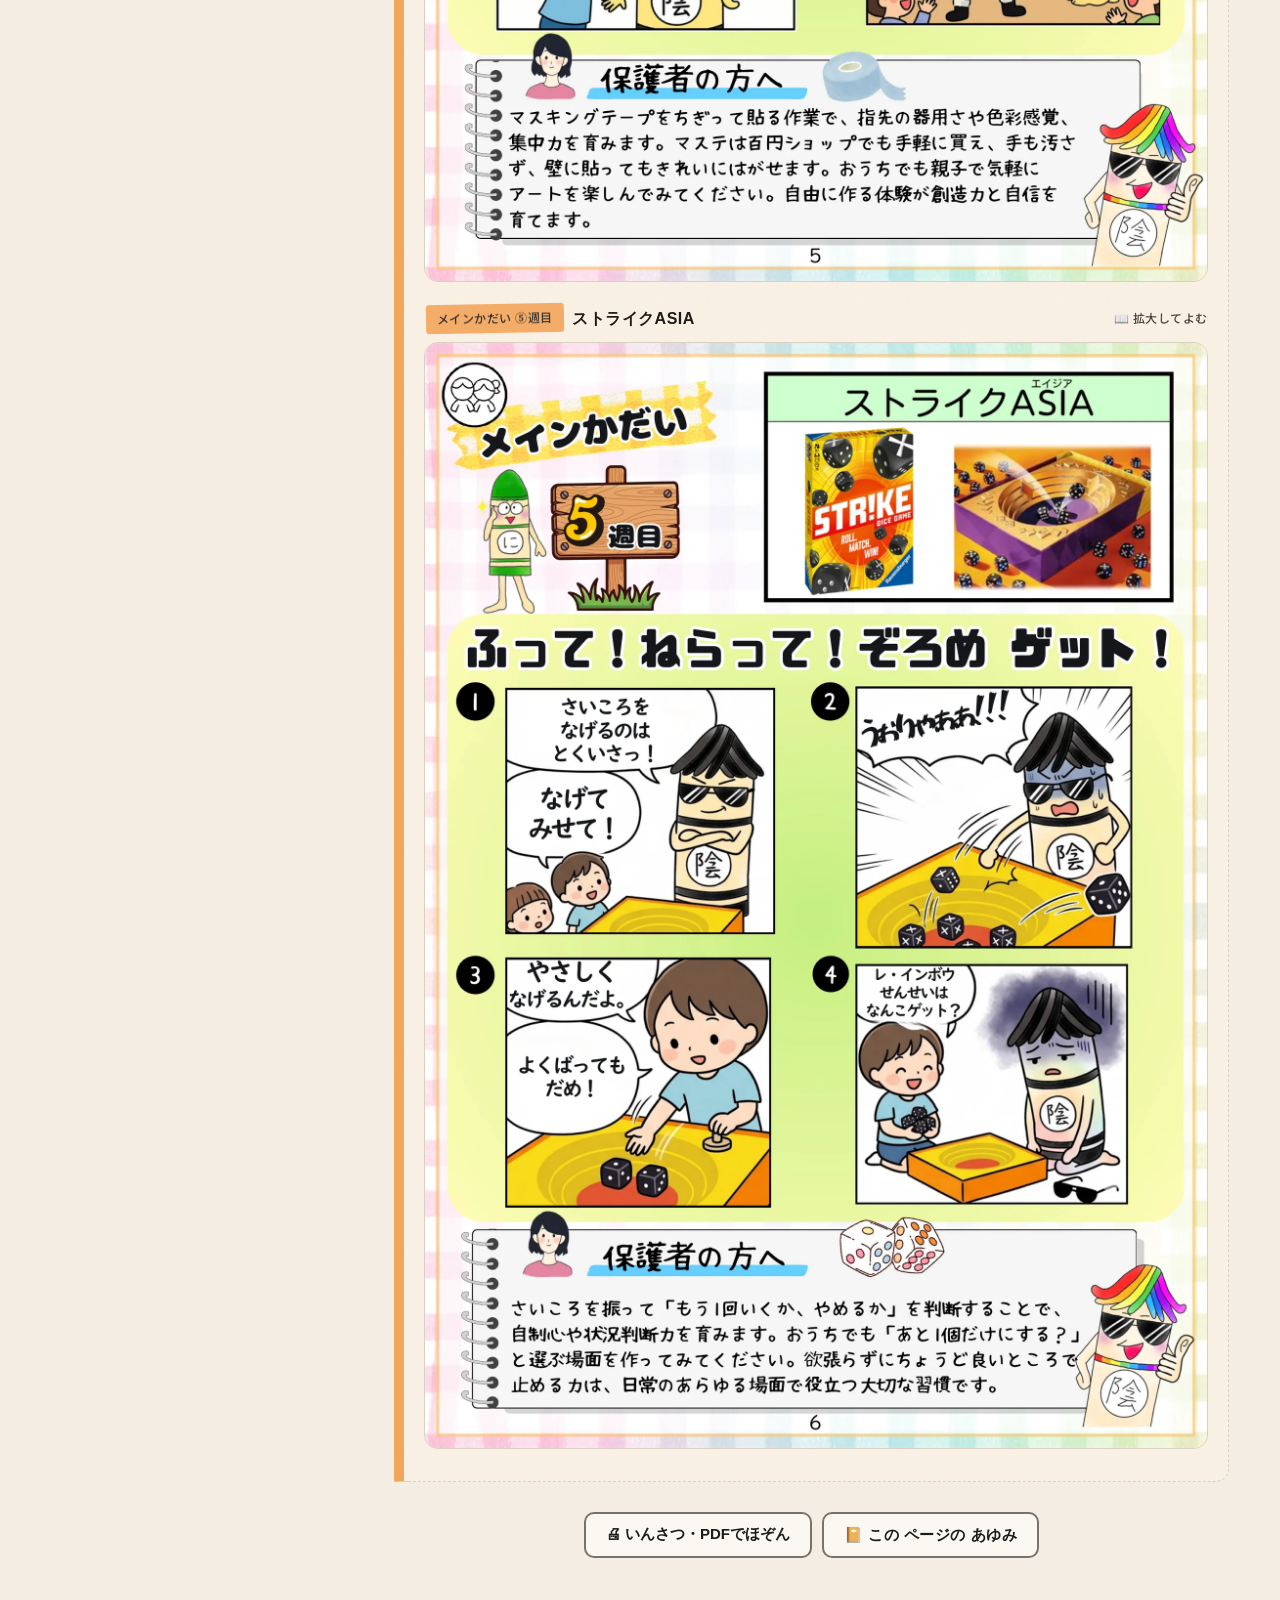
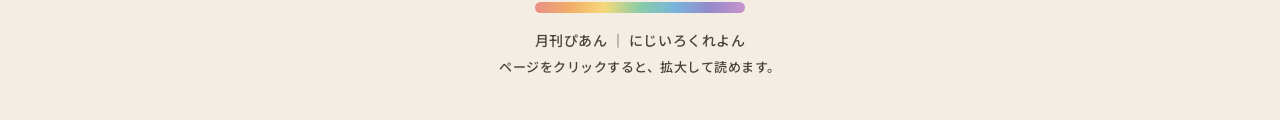
<file: nijiiro.html>
<!DOCTYPE html>
<html lang="ja">
<head>
<meta charset="UTF-8" />
<meta name="viewport" content="width=device-width, initial-scale=1, viewport-fit=cover" />
<meta name="theme-color" content="#F3EDE4" />
<meta name="description" content="にじいろくれよんの月刊ぴあん。今月号とバックナンバーをスマホで見られます。" />
<meta property="og:type" content="website" />
<meta property="og:url" content="https://isoda-crayon.github.io/peern-monthly/nijiiro.html" />
<meta property="og:image" content="https://isoda-crayon.github.io/peern-monthly/assets/icon-512.png" />
<meta property="og:title" content="月刊ぴあん｜にじいろくれよん" />
<meta property="og:description" content="今月の課題とスケジュール、これまでの号もまとめて見られます。" />
<title>月刊ぴあん｜にじいろくれよん</title>
<link rel="icon" href="assets/favicon.ico" sizes="32x32" />
<link rel="icon" type="image/png" href="assets/icon-512.png" sizes="512x512" />
<link rel="manifest" href="manifest-nijiiro.webmanifest" />
<link rel="apple-touch-icon" href="assets/apple-touch-icon.png" />
<meta name="apple-mobile-web-app-title" content="ぴあん にじいろ" />
<!-- iOS 16.4 未満は manifest の display を見ないので、こちらでも指定する -->
<meta name="apple-mobile-web-app-capable" content="yes" />
<link rel="preconnect" href="https://fonts.googleapis.com" />
<link rel="preconnect" href="https://fonts.gstatic.com" crossorigin />
<link href="https://fonts.googleapis.com/css2?family=Kosugi+Maru&family=Noto+Sans+JP:wght@500;700&family=Yomogi&display=swap" rel="stylesheet" />
<link rel="stylesheet" href="assets/pian.css?v=reading-1" />
</head>
<body data-brand="nijiiro">

<a class="skip" href="#reading">本文へすすむ</a>
<div class="progress" id="readProgress" aria-hidden="true"></div>

<header class="site">
  <div class="wrap">
    <p class="logo">
      <span class="mark" aria-hidden="true">🖍</span>
      <span>月刊ぴあん<small>MONTHLY PIAN</small></span>
    </p>
    <nav class="brands" aria-label="事業所をえらぶ">
      <a href="index.html">あとりえくれよん<small>ATELIER</small></a>
      <a href="nijiiro.html" aria-current="page">にじいろくれよん<small>NIJIIRO</small></a>
    </nav>
  </div>
</header>

<main id="main" class="wrap">
  <nav class="issue-board" id="issueBoard" aria-labelledby="boardTitle" hidden>
    <div class="board-heading">
      <h2 id="boardTitle"><span aria-hidden="true">📚</span> バックナンバー</h2>
      <button type="button" id="boardSearch" aria-haspopup="dialog"><span aria-hidden="true">⌕</span> 課題・号をさがす</button>
    </div>
    <div class="board-scroll" id="boardList"></div>
    <div class="board-ledge" aria-hidden="true"></div>
  </nav>

  <div class="reading" id="reading" tabindex="-1">
    <div id="resumeCard" hidden></div>
    <div id="issueRoot"></div>

    <noscript>
      <p class="hero-note" style="margin:28px auto;">
        <span class="ico">⚠️</span>
        <span>このページを見るには、ブラウザのJavaScriptを有効にしてください。</span>
      </p>
    </noscript>

    <section class="archive" id="archive" aria-labelledby="archTitle">
      <div class="archive-head">
        <span class="ico" aria-hidden="true">📚</span>
        <h2 id="archTitle">バックナンバー</h2>
      </div>
      <p class="archive-lead">これまでの月刊ぴあんです。見たい月をえらんでください。</p>
      <div class="arch-list" id="archList"></div>
    </section>

    <div class="tools">
      <button type="button" id="printBtn">🖨 いんさつ・PDFでほぞん</button>
      <a class="tool-link" href="diary.html?b=nijiiro" id="diaryLink">📔 この ページの あゆみ</a>
    </div>
  </div>
</main>

<footer class="foot wrap">
  <div class="rainbow" aria-hidden="true"></div>
  月刊ぴあん ｜ にじいろくれよん<br />
  <small class="touch-copy">ページはタップでよむ画面がひらきます ・ ひろげる指で拡大できます</small>
  <small class="desktop-copy">ページをクリックすると、拡大して読めます。</small>
</footer>

<button class="totop" id="toTop" type="button">↑ うえへ</button>

<nav class="dock" id="dock" hidden aria-label="号とセクションのいどう">
  <button type="button" class="dock-issue" id="dockIssue">📚 号をえらぶ</button>
  <div class="dock-tabs" id="dockTabs"></div>
</nav>

<dialog class="sheet" id="issueSheet" aria-labelledby="sheetTitle">
  <div class="sheet-body">
    <div class="sheet-grip" aria-hidden="true"></div>
    <div class="sheet-heading">
      <div><p class="shelf-kicker">ぴあんの 本だな</p><h2 id="sheetTitle">課題・号をさがす</h2></div>
      <button type="button" class="sheet-close" id="sheetClose" autofocus>✕ とじる</button>
    </div>
    <div class="search-tools">
      <label for="issueSearch">課題名・年月でさがす</label>
      <div class="search-row"><input id="issueSearch" type="search" placeholder="例：うちわ、2026年11月…" autocomplete="off" /><button type="button" id="searchClear" aria-label="検索条件をクリア">クリア</button></div>
      <div class="search-meta"><label for="issueYear">発行年</label><select id="issueYear"><option value="">すべての年</option></select><span id="searchCount" role="status" aria-live="polite"></span></div>
    </div>
    <div id="sheetResults" hidden></div>
    <div class="sheet-grid" id="sheetGrid"></div>
  </div>
</dialog>

<dialog class="viewer" id="viewer" aria-label="ページをよむ">
  <div class="v-top">
    <div class="v-title" id="vTitle"></div>
  </div>
  <div class="v-stage" id="vStage">
    <div class="v-track" id="vTrack"></div>
  </div>
  <div class="v-bottom">
    <div class="v-pagination">
      <button type="button" class="v-nav" id="vPrev" aria-label="まえのページ">◀</button>
      <div class="v-pos" id="vPos" aria-live="polite"></div>
      <button type="button" class="v-nav" id="vNext" aria-label="つぎのページ">▶</button>
    </div>
    <div class="v-actions" aria-label="よむ画面の操作">
      <button type="button" id="vZoomOut" aria-label="縮小する">−<span>縮小</span></button>
      <button type="button" id="vZoomReset" aria-label="全体表示に戻す">100%</button>
      <button type="button" id="vZoomIn" aria-label="拡大する">＋<span>拡大</span></button>
      <button type="button" class="v-close-bottom" id="vClose">✕ とじる</button>
    </div>
  </div>
  <div class="v-hint" id="vHint" hidden>👈 スワイプで ページおくり ・ ピンチで かくだい</div>
</dialog>

<script src="issues.js"></script>
<!-- 日誌の最終更新日を見て「新しい記事あり」の赤い点を出すため、ここでも読みます -->
<script src="diary.js"></script>
<script src="assets/pian.js?v=reading-1"></script>
</body>
</html>
</file>
<file: assets/pian.css>
@charset "UTF-8";
/* 月刊ぴあん — 共通スタイル
   デザインシステム「ちょいマステ」v2（nijiirocrayon-design）に沿って組む。
   方針は「読めること > 構造がわかること > 可愛いこと」。
   ・区切りは 帯・点線枠・淡い塗り で示す。影は使わない
   ・マステ色の上の文字は濃い茶（--on-maste）。白文字は置かない
   ・本文は 17px / 行間1.9 / weight500 / ほぼ黒（--ink）
   スマホ（375〜430px）を第一に組む。操作は親指の届く画面下部（ドック）に集約し、
   「よむ」はフルスクリーンビューア（横スワイプ＋ピンチ拡大）で行う。 */

:root{
  /* ── マステ7色（1色＝1つの意味に固定する。帯・テープ・ボタン・札の下地） ── */
  --m-red:#E8857B;      /* あか   ── 注意・重要 */
  --m-orange:#F2A65A;   /* だいだい ── お知らせ・ヒント／メインかだい */
  --m-yellow:#F5D76E;   /* きいろ ── ハイライト・いまここ */
  --m-green:#7EC8A0;    /* みどり ── 完了・OK／スケジュール */
  --m-blue:#6BAEDB;     /* あお   ── 情報・主アクション／きょうかかだい */
  --m-indigo:#8B7EC8;   /* あいいろ ── カテゴリ・分類／めいそうかだい */
  --m-violet:#C48BC8;   /* むらさき ── 特別・ごほうび／表紙 */

  /* ── 7色の「文字用」濃色（色つきの文字・アイコン・リンクはこちら） ── */
  --m-red-ink:#B8402F;
  --m-orange-ink:#C9731C;
  --m-yellow-ink:#8A6D00;
  --m-green-ink:#257A52;
  --m-blue-ink:#2A72A8;
  --m-indigo-ink:#5F52A8;
  --m-violet-ink:#9A55A0;

  /* ── 淡い塗り（ゾーン・札・お知らせの下地は color-mix で作る） ── */
  --tint-zone:8%;
  --tint-category:12%;
  --tint-notice:18%;

  /* ── 紙 ── */
  --paper:#F3EDE4;       /* ページ地：クラフト紙 */
  --card:#FBF7F1;        /* カード・ゾーン：画用紙（純白にはしない） */
  --paper-warm:#EDE4D7;
  --line:#D9CFC2;        /* 点線枠・区切り線 */

  /* ── 文字（濃く） ── */
  --ink:#1F1B19;         /* 本文・見出し：ほぼ黒の茶 */
  --ink-2:#4A433D;       /* 補足・ページ番号 */
  --ink-3:#7A7269;       /* 下書き線・プレースホルダ（本文には使わない） */
  --on-maste:#1F1B19;    /* マステ色の上に載せる文字 */

  /* ── ページ種別ごとの色（1色＝1意味） ── */
  --c-cover:var(--m-violet);
  --c-schedule:var(--m-green);
  --c-subject:var(--m-blue);
  --c-meditation:var(--m-indigo);
  --c-main:var(--m-orange);
  --c-other:#D8AE3C;   /* 旧フォーマット（1枚に複数課題）の号。7色とは別の意味なので別色 */

  --c-cover-ink:var(--m-violet-ink);
  --c-schedule-ink:var(--m-green-ink);
  --c-subject-ink:var(--m-blue-ink);
  --c-meditation-ink:var(--m-indigo-ink);
  --c-main-ink:var(--m-orange-ink);
  --c-other-ink:#7A5E0C;

  /* ── 形・手づくり感 ── */
  --radius:14px;             /* カード */
  --radius-btn:10px;
  --radius-label:3px;
  --zone-border-width:10px;  /* ゾーン左の色帯 */
  --card-border:1.5px dashed var(--line);
  --rotate-label:-1deg;
  --rotate-tape:-2deg;
  --tape-opacity:.9;
  --dock-h:62px;

  /* ── 文字設定 ── */
  --font-head:"Kosugi Maru","Zen Maru Gothic","Hiragino Maru Gothic ProN",sans-serif;
  --font-body:"Noto Sans JP","BIZ UDPGothic","Hiragino Sans",system-ui,sans-serif;
  --font-accent:"Yomogi","Zen Maru Gothic",cursive;   /* 1画面1〜2箇所だけ */
  --text-base:17px;
  --font-weight-body:500;
  --line-height:1.9;
  --letter-spacing:.03em;

  /* ── 紙の粒子感 ── */
  --grain:url("data:image/svg+xml,%3Csvg width='100' height='100' xmlns='http://www.w3.org/2000/svg'%3E%3Cfilter id='n'%3E%3CfeTurbulence baseFrequency='0.65' numOctaves='3' stitchTiles='stitch'/%3E%3C/filter%3E%3Crect width='100' height='100' filter='url(%23n)' opacity='0.03'/%3E%3C/svg%3E");

  /* ── マステの端のギザギザ（札にだけ使う。貼り過ぎないこと） ── */
  --label-clip:polygon(0% 5%,2% 0%,5% 4%,8% 0%,11% 3%,14% 0%,17% 5%,20% 0%,100% 0%,100% 95%,98% 100%,95% 96%,92% 100%,89% 97%,86% 100%,83% 95%,80% 100%,0% 100%);
}

/* 事業所ごとのテーマ色。--brand はパステル（下地）、--brand-ink は文字用の濃色。
   パステルの上には必ず --on-maste を載せるので、--brand-ink は文字・枠線にだけ使う。 */
body[data-brand="atelier"]{
  --brand:#EF9BB4; --brand-ink:#8E3459; --brand-soft:#FBE4EC;
}
body[data-brand="nijiiro"]{
  --brand:#A99BE0; --brand-ink:#4C3E83; --brand-soft:#EAE5FB;
}

*,*::before,*::after{box-sizing:border-box;}

html{
  scroll-behavior:smooth;
  scroll-padding-top:14px;
  /* 固定されているのは下のドック。Tab でページを辿るとき、フォーカスした
     ボタンがドックの裏に隠れないよう body と同じぶん空けておく */
  scroll-padding-bottom:calc(var(--dock-h) + 26px + env(safe-area-inset-bottom,0px));
  -webkit-text-size-adjust:100%;
}

body{
  margin:0;
  color:var(--ink);
  font-family:var(--font-body);
  font-size:var(--text-base);
  font-weight:var(--font-weight-body);
  line-height:var(--line-height);
  letter-spacing:var(--letter-spacing);
  /* 下地はクラフト紙。四隅の淡い色は「紙に置いた色紙」くらいの主張に抑える */
  background:
    radial-gradient(circle at 8% 4%, color-mix(in srgb, var(--m-red) 14%, transparent) 0 14%, transparent 14%),
    radial-gradient(circle at 94% 9%, color-mix(in srgb, var(--m-blue) 14%, transparent) 0 12%, transparent 12%),
    radial-gradient(circle at 90% 96%, color-mix(in srgb, var(--m-yellow) 16%, transparent) 0 16%, transparent 16%),
    radial-gradient(circle at 4% 94%, color-mix(in srgb, var(--m-green) 14%, transparent) 0 14%, transparent 14%),
    var(--paper);
  background-attachment:fixed;
  overflow-x:hidden;
  /* 下部ドックのぶん、最後まで読めるよう余白を取る */
  padding-bottom:calc(var(--dock-h) + 26px + env(safe-area-inset-bottom,0px));
  /* 引っぱり更新と号切り替えスワイプの誤爆を防ぐ */
  overscroll-behavior-y:contain;
  -webkit-tap-highlight-color:transparent;
}
body::before{
  content:"";
  position:fixed; inset:0; pointer-events:none; z-index:0;
  background-image:var(--grain);
}

img{max-width:100%;}
a{color:var(--brand-ink);}

:focus-visible{
  outline:3px solid var(--m-blue-ink);
  outline-offset:2px;
  border-radius:4px;
}

.skip{
  position:absolute; left:-9999px; top:0;
  background:var(--card); color:var(--ink);
  padding:12px 18px; border-radius:0 0 12px 0;
  z-index:100; font-family:var(--font-head);
}
.skip:focus{left:0;}

/* 目には見えないが読み上げには届く。号を切り替えたことの通知に使う */
.sr-only{
  position:absolute; width:1px; height:1px; margin:-1px; padding:0;
  overflow:hidden; clip-path:inset(50%); white-space:nowrap; border:0;
}

.wrap{
  position:relative; z-index:1;
  width:100%; max-width:680px; margin:0 auto;
  /* 横向きのとき、ノッチや角丸に文字が入らないようにする（viewport-fit=cover のため） */
  padding:0 calc(14px + env(safe-area-inset-right,0px))
          0 calc(14px + env(safe-area-inset-left,0px));
}

/* ══════════ 読みすすみバー（上端） ══════════ */
.progress{
  position:fixed; top:0; left:0; right:0; height:4px; z-index:70;
  background:var(--m-yellow);
  transform-origin:0 0; transform:scaleX(0);
  pointer-events:none;
}

/* ══════════ ヘッダー ══════════ */
.site{padding:16px 0 0;}
.logo{
  display:flex; align-items:center; justify-content:center; gap:8px;
  margin:0 0 12px;
  font-family:var(--font-head); font-size:19px; letter-spacing:.12em;
  color:var(--ink);
}
.logo .mark{
  display:inline-grid; place-items:center;
  width:34px; height:34px; border-radius:11px;
  background:var(--brand); color:var(--on-maste);
  border:1.5px solid color-mix(in srgb, var(--brand-ink) 35%, transparent);
  font-size:17px; transform:rotate(-4deg);
}
.logo small{
  display:block; font-family:var(--font-body); font-size:10px;
  letter-spacing:.22em; color:var(--ink-2); line-height:1.2; margin-top:1px;
}

/* 事業所タブ。いまいる側を「色帯＋濃い文字＋画用紙の下地」の3要素で示す */
.brands{display:flex; gap:8px; border-bottom:2px solid var(--line);}
.brands a{
  flex:1; min-height:56px;
  display:flex; flex-direction:column; align-items:center; justify-content:center;
  text-decoration:none; text-align:center;
  font-family:var(--font-head); font-size:14.5px; letter-spacing:.02em;
  color:var(--ink-2); background:var(--paper-warm);
  border:1.5px dashed var(--line); border-bottom:none;
  border-radius:13px 13px 0 0;
  transition:background .2s ease-out, color .2s ease-out;
}
.brands a small{
  font-family:var(--font-body); font-size:9.5px; letter-spacing:.2em;
  margin-top:1px;
}
.brands a[aria-current="page"]{
  color:var(--ink); font-weight:700;
  background:color-mix(in srgb, var(--brand) var(--tint-category), var(--card));
  border:1.5px solid var(--brand-ink); border-bottom:none;
  box-shadow:0 -6px 0 var(--brand) inset;   /* 影ではなく「上辺の色帯」 */
}
.brands a:active{transform:translateY(1px);}

/* ══════════ 号の表紙まわり ══════════ */
.hero{padding:22px 0 6px; text-align:center;}
/* 事業所名のマステ札。ギザギザの clip-path はこの札とセクション見出しだけに使う */
.hero-kicker{
  display:inline-block; margin:0 0 10px; padding:5px 16px;
  font-family:var(--font-head); font-size:12.5px; letter-spacing:.14em;
  color:var(--on-maste); background:var(--brand);
  border-radius:var(--radius-label); transform:rotate(var(--rotate-label));
  opacity:var(--tape-opacity);
  clip-path:var(--label-clip);
}
.hero-title{
  margin:0; font-family:var(--font-head); font-weight:700;
  font-size:26px; letter-spacing:.06em; color:var(--ink);
  display:flex; align-items:center; justify-content:center; gap:10px;
}
.hero-title .num{
  display:inline-grid; place-items:center;
  width:64px; height:64px; border-radius:50%;
  background:var(--m-yellow); color:var(--on-maste);
  border:1.5px solid var(--m-yellow-ink);
  font-size:31px; line-height:1;
  transform:rotate(-5deg);
}
.hero-title .num small{
  display:block; font-family:var(--font-body); font-size:11px; margin-top:2px;
}
/* 手書き風はここだけ（1画面1〜2箇所まで）。表紙のひとことは飾りではなく読ませたいので
   文字色は本文と同じ濃さにする */
.hero-catch{
  margin:14px 0 0; font-family:var(--font-accent); font-weight:400;
  font-size:19px; line-height:1.7; color:var(--ink);
}
/* お知らせ（左の色帯＋淡い塗り）。枠で囲わず「帯」で意味を示す */
.hero-note{
  --n:var(--m-orange);
  margin:16px auto 0; max-width:520px;
  display:flex; align-items:flex-start; gap:.5em; text-align:left;
  padding:.7em 1em; font-size:15px; line-height:1.8;
  color:var(--ink);
  background:color-mix(in srgb, var(--n) var(--tint-notice), transparent);
  border-left:6px solid var(--n);
  border-radius:8px;
}
.hero-note .ico{flex:0 0 auto;}

/* 表紙画像。画用紙をマステ2本で留めた見立て（テープはこの1枚だけ。貼り過ぎない） */
.cover{margin:24px 0 0; position:relative;}
.cover button{
  display:block; width:100%; padding:0; border:0; background:none; cursor:pointer;
  border-radius:var(--radius);
}
.cover img{
  display:block; width:100%; height:auto; border-radius:var(--radius);
  border:1.5px solid var(--line);
  transform:rotate(-1deg);
}
.cover::before,.cover::after{
  content:""; position:absolute; top:-6px; z-index:2;
  width:3.2em; height:.8em; border-radius:1px;
  opacity:var(--tape-opacity); pointer-events:none;
}
.cover::before{left:1.5rem;  background:var(--m-orange); transform:rotate(var(--rotate-tape));}
.cover::after {right:1.5rem; background:var(--m-violet); transform:rotate(calc(var(--rotate-tape) * -1));}
.cover button:active img{transform:rotate(-1deg) scale(.985);}

/* 「はじめから よむ」＝主アクション。パステルの下地に濃い茶の文字 */
.read-start{
  margin:20px auto 0;
  display:flex; align-items:center; justify-content:center; gap:.4em;
  width:min(100%,340px); min-height:56px; padding:0 22px;
  border:1.5px solid var(--brand-ink); border-radius:var(--radius-btn); cursor:pointer;
  font-family:var(--font-head); font-weight:700; font-size:17px; letter-spacing:.06em;
  color:var(--on-maste); background:var(--brand);
  transition:transform .2s ease-out, filter .2s ease-out;
}
.read-start:hover{filter:brightness(1.06); transform:translateY(-1px);}
.read-start:active{transform:scale(.97);}

/* ══════════ セクション＝ゾーン（1ゾーン＝1役割） ══════════ */
/* 左の色帯がそのゾーンの意味を表す。下地は帯色8%の淡い塗り。
   横の padding は 12px。スマホでページ画像の幅をこれ以上削らないための判断で、
   480px 以上では規定どおり 1.25rem に戻す。 */
.sec{
  --zone:var(--c-main);
  margin:34px 0 0;
  padding:16px 12px 6px;
  background:color-mix(in srgb, var(--zone) var(--tint-zone), var(--card));
  background-image:var(--grain);
  border:var(--card-border);
  border-left:var(--zone-border-width) solid var(--zone);
  border-radius:2px var(--radius) var(--radius) 2px;
}
@media (min-width:480px){
  .sec{padding:1.25rem 1.25rem .6rem;}
}
.sec[data-sec="schedule"]{--zone:var(--c-schedule);}
.sec[data-sec="subject"]{--zone:var(--c-subject);}
.sec[data-sec="meditation"]{--zone:var(--c-meditation);}
.sec[data-sec="main"]{--zone:var(--c-main);}
.sec[data-sec="other"]{--zone:var(--c-other);}

.sec-head{
  display:flex; align-items:center; gap:10px; margin:0 0 14px;
  scroll-margin-top:16px;
}
/* アイコンは帯色の札。絵文字＋見出し文字の併記を崩さない */
.sec-head .ico{
  flex:0 0 auto; display:grid; place-items:center;
  width:44px; height:44px; border-radius:12px;
  font-size:21px; color:var(--on-maste);
  background:var(--zone);
  border:1.5px solid color-mix(in srgb, var(--zone) 70%, var(--ink));
  transform:rotate(-3deg);
}
.sec-head .txt{min-width:0;}
/* 見出しはマステ札（ギザギザ・-1°）。1画面で最大5枚＝規定の上限内 */
.sec-head h2{
  display:inline-block; margin:0;
  padding:.2em .9em;
  font-family:var(--font-head); font-weight:700;
  font-size:18px; letter-spacing:.06em; line-height:1.45;
  color:var(--on-maste); background:var(--zone);
  border-radius:var(--radius-label);
  transform:rotate(var(--rotate-label));
  opacity:var(--tape-opacity);
  clip-path:var(--label-clip);
}
.sec-head .cnt{
  display:block; margin-top:3px;
  font-size:12.5px; color:var(--ink-2); letter-spacing:.06em;
}

/* ══════════ 1ページ ══════════ */
.page{margin:0 0 22px;}
.page-cap{
  display:flex; align-items:center; flex-wrap:wrap; gap:8px;
  margin:0 0 9px; padding-left:2px;
}
/* 週ラベルは小さな札。マステ色の上なので文字は --on-maste（白文字にはしない）。
   実測コントラストは schedule 8.0 / subject 7.0 / meditation 4.9 / main 7.8 / other 7.8 で
   全色 AA を通る。マステの色は1つも変えていない。
   ここにはギザギザを付けない（1ページ1枚＝1画面8枚になり「貼り過ぎ」になるため）。 */
.page-cap .wk{
  display:inline-block; padding:3px 11px; border-radius:var(--radius-label);
  font-size:12px; letter-spacing:.04em; color:var(--on-maste);
  background:var(--zone);
  transform:rotate(var(--rotate-label)); opacity:var(--tape-opacity);
}
.page-cap .ttl{
  font-family:var(--font-head); font-weight:700;
  font-size:16px; color:var(--ink); line-height:1.45;
}
.page-cap .page-hint{
  margin-left:auto; font-size:12px; color:var(--ink-2); letter-spacing:.04em;
  white-space:nowrap;
}

.page-view{
  display:block; width:100%; padding:0; border:0; background:none; cursor:pointer;
  border-radius:var(--radius); position:relative;
  font:inherit; color:inherit; text-align:inherit;
}
.page-view img{
  display:block; width:100%; height:auto; border-radius:var(--radius);
  border:1.5px solid var(--line);
  background:
    linear-gradient(110deg, var(--card) 40%, var(--paper-warm) 50%, var(--card) 60%) no-repeat,
    var(--card);
  background-size:220% 100%;
  animation:shimmer 1.6s linear infinite;
}
@keyframes shimmer{from{background-position:130% 0;}to{background-position:-90% 0;}}
.page-view img[data-loaded]{animation:none; background:var(--card);}
.page-view:active img{transform:scale(.99);}
/* 下が余白のページは上だけ見せて縦を詰める（余白だけのページに限る。ビューアでは全体が出る） */
.page-view.is-crop{overflow:hidden;}
.page-view.is-crop img{
  aspect-ratio:var(--ar);
  height:auto; object-fit:cover; object-position:top center;
}

/* ══════════ バックナンバー＝ゾーン ══════════ */
.archive{
  --zone:var(--m-indigo);
  margin:48px 0 0; padding:20px 14px 22px;
  background:color-mix(in srgb, var(--zone) var(--tint-zone), var(--card));
  background-image:var(--grain);
  border:var(--card-border);
  border-left:var(--zone-border-width) solid var(--zone);
  border-radius:2px var(--radius) var(--radius) 2px;
  scroll-margin-top:16px;
}
@media (min-width:480px){
  .archive{padding:1.25rem;}
}
.archive-head{
  display:flex; align-items:center; gap:10px; margin:0 0 6px;
}
.archive-head h2{
  display:inline-block; margin:0; padding:.2em .9em;
  font-family:var(--font-head); font-weight:700;
  font-size:18px; letter-spacing:.06em;
  color:var(--on-maste); background:var(--zone);
  border-radius:var(--radius-label);
  transform:rotate(var(--rotate-label));
  opacity:var(--tape-opacity);
  clip-path:var(--label-clip);
}
.archive-head .ico{
  display:grid; place-items:center; width:42px; height:42px;
  border-radius:12px; font-size:20px; color:var(--on-maste);
  background:var(--zone);
  border:1.5px solid color-mix(in srgb, var(--zone) 70%, var(--ink));
  transform:rotate(-4deg);
}
.archive-lead{
  margin:0 0 18px; padding-left:52px;
  font-size:14px; color:var(--ink-2); line-height:1.7;
}
.arch-list,.sheet-grid{display:grid; gap:12px;}

/* 年の区切り（号が増えても探しやすいように） */
.arch-year{
  display:flex; align-items:center; gap:10px;
  margin:14px 0 0; padding:0 2px;
  font-size:13px; color:var(--ink-2); letter-spacing:.08em;
}
.arch-year:first-child{margin-top:0;}
.arch-year b{
  font-family:var(--font-head); font-weight:700; font-size:15px; color:var(--ink);
}
.arch-year span{
  padding:1px 10px; border-radius:var(--radius-label);
  font-size:12px; color:var(--on-maste);
  background:color-mix(in srgb, var(--m-indigo) 30%, var(--card));
}
.arch-year::after{
  content:""; flex:1 1 auto; height:2px; border-radius:2px;
  background:repeating-linear-gradient(90deg,var(--line) 0 5px,transparent 5px 11px);
}

/* 号のカード。区切りは点線枠と淡い塗りで、影は使わない */
.arch-card{
  display:flex; gap:14px; align-items:stretch;
  padding:12px; text-align:left; width:100%; text-decoration:none;
  background:var(--card); background-image:var(--grain);
  border:var(--card-border);
  border-radius:var(--radius); cursor:pointer;
  font:inherit; color:var(--ink);
  transition:transform .2s ease-out, border-color .2s ease-out, background-color .2s ease-out;
}
.arch-card:hover{transform:translateY(-2px); border-color:var(--brand-ink);}
.arch-card:active{transform:scale(.985);}
/* いま見ている号は「濃い枠＋淡い塗り＋『いま見ている号』の札」の3要素で示す */
.arch-card[aria-current="true"]{
  border:1.5px solid var(--brand-ink);
  background-color:var(--brand-soft);
}
.arch-thumb{
  flex:0 0 76px; position:relative;
}
.arch-thumb img{
  display:block; width:76px; height:76px; object-fit:cover; object-position:top center;
  border-radius:10px; background:var(--card);
  border:1.5px solid var(--line);
  transform:rotate(-2deg);
}
/* 小さな見本だけでは月が判別しにくいので、マステ風のラベルを貼る */
.arch-m{
  position:absolute; left:-5px; bottom:-2px;
  padding:1px 8px; border-radius:var(--radius-label);
  font-family:var(--font-head); font-weight:700; font-size:12px; line-height:1.6;
  color:var(--on-maste); background:var(--brand);
  transform:rotate(-4deg);
}
.arch-body{flex:1 1 auto; min-width:0;}
.arch-title{
  display:flex; align-items:center; gap:8px; flex-wrap:wrap;
  font-family:var(--font-head); font-weight:700;
  font-size:16.5px; line-height:1.45; color:var(--ink);
}
.arch-now{
  padding:2px 9px; border-radius:var(--radius-label); font-size:11.5px; letter-spacing:.06em;
  color:var(--on-maste); background:var(--m-yellow);
  transform:rotate(var(--rotate-label));
  font-family:var(--font-body); font-weight:700;
}
.arch-items{
  margin:5px 0 0; font-size:14px; line-height:1.75; color:var(--ink-2);
  display:-webkit-box; -webkit-line-clamp:2; -webkit-box-orient:vertical; overflow:hidden;
}
.arch-go{
  margin:4px 0 0; font-size:13px; color:var(--brand-ink); letter-spacing:.04em;
}

/* ══════════ 便利ボタン ══════════ */
.tools{
  display:flex; gap:10px; flex-wrap:wrap; justify-content:center;
  margin:30px 0 0;
}
.tools button,
.tools .tool-link{
  display:inline-flex; align-items:center; justify-content:center; gap:.4em;
  min-height:46px; padding:0 20px; cursor:pointer;
  font-family:var(--font-head); font-weight:700; font-size:15px; color:var(--ink);
  text-decoration:none;
  background:var(--card); border:2px solid var(--ink-3); border-radius:var(--radius-btn);
  transition:border-color .2s ease-out, color .2s ease-out;
}
.tools button:hover,
.tools .tool-link:hover{border-color:var(--m-blue-ink); color:var(--m-blue-ink);}

/* 開発日誌（この ページの あゆみ）への入口。
   赤い点は「前に見たときより新しい記事があります」の印で、
   diary.js の latest と localStorage を見て assets/pian.js が付けます。 */
.tools .tool-link{position:relative;}
.tools .tool-link .dot{
  position:absolute; top:-4px; right:-4px;
  width:13px; height:13px; border-radius:50%;
  background:var(--m-red); border:2px solid var(--paper);
}

.totop{
  position:fixed; right:12px;
  bottom:calc(var(--dock-h) + 14px + env(safe-area-inset-bottom,0px));
  z-index:40;
  min-width:48px; min-height:48px; padding:0 12px; cursor:pointer;
  display:inline-flex; align-items:center; gap:5px;
  font-family:var(--font-head); font-weight:700; font-size:13px; color:var(--ink);
  background:var(--card); border:2px solid var(--brand-ink);
  border-radius:var(--radius-btn);
  /* visibility も落とす。opacity:0 だけだと、見えていないのに Tab で
     フォーカスが入り、読み上げにも出てしまう */
  opacity:0; visibility:hidden; transform:translateY(10px); pointer-events:none;
  transition:opacity .25s ease-out, transform .25s ease-out, visibility .25s;
}
.totop.on{opacity:1; visibility:visible; transform:none; pointer-events:auto;}

/* ══════════ フッター ══════════ */
.foot{
  /* 左右は auto。0 にすると .wrap の中央寄せを打ち消してしまい、
     680px より広い画面（パソコン）でフッターだけ左に寄る */
  margin:44px auto 0; padding:0 0 16px; text-align:center;
  font-size:14px; color:var(--ink-2); line-height:1.9;
}
.foot small{font-size:13px;}
.rainbow{
  height:11px; max-width:210px; margin:0 auto 14px; border-radius:999px;
  background:linear-gradient(90deg,
    var(--m-red),var(--m-orange),var(--m-yellow),
    var(--m-green),var(--m-blue),var(--m-indigo),var(--m-violet));
  opacity:var(--tape-opacity);
}

/* ══════════ ドック（画面下の操作バー） ══════════ */
/* JS が動かなかったとき（issues.js の読み込み失敗など）に空のバーが残らないよう、
   HTML の hidden を効かせる。display:flex は [hidden]{display:none} に勝つため。 */
.dock[hidden]{display:none;}
.dock{
  position:fixed; left:0; right:0; bottom:0; z-index:50;
  display:flex; align-items:center; gap:8px;
  min-height:var(--dock-h);
  padding:8px calc(10px + env(safe-area-inset-right,0px))
          calc(8px + env(safe-area-inset-bottom,0px))
          calc(10px + env(safe-area-inset-left,0px));
  background:color-mix(in srgb, var(--paper) 92%, transparent);
  -webkit-backdrop-filter:blur(14px) saturate(1.2);
  backdrop-filter:blur(14px) saturate(1.2);
  border-top:3px solid var(--line);
}
.dock-issue{
  flex:0 0 auto; min-height:46px; padding:0 14px; cursor:pointer;
  display:inline-flex; align-items:center; gap:6px;
  font-family:var(--font-head); font-weight:700; font-size:15px;
  color:var(--on-maste); background:var(--brand);
  border:1.5px solid var(--brand-ink); border-radius:var(--radius-btn);
  transition:transform .2s ease-out, filter .2s ease-out;
}
.dock-issue:active{transform:scale(.95);}
.dock-issue .dk-c{font-size:10px;}
.dock-tabs{
  flex:1 1 auto; display:flex; gap:6px;
  overflow-x:auto; overscroll-behavior-x:contain;
  scrollbar-width:none; -webkit-overflow-scrolling:touch;
  padding:2px;
}
.dock-tabs::-webkit-scrollbar{display:none;}
.dock-tab{
  flex:0 0 auto; min-height:44px; padding:0 13px; cursor:pointer;
  display:inline-flex; align-items:center; gap:5px;
  font-family:var(--font-head); font-size:13.5px; color:var(--ink-2);
  background:var(--card); border:1.5px dashed var(--line); border-radius:var(--radius-btn);
  transition:background .2s ease-out, border-color .2s ease-out,
             color .2s ease-out, transform .2s ease-out;
}
.dock-tab:active{transform:scale(.95);}
.dock-tab .ic{font-size:15px;}
/* いまいるセクションは「濃い文字＋太字＋実線の色枠＋淡い塗り」で示す（色だけに頼らない） */
.dock-tab[aria-current="true"]{color:var(--ink); font-weight:700; border-style:solid;}
.dock-tab[data-sec="schedule"][aria-current="true"]{background:color-mix(in srgb,var(--c-schedule) var(--tint-category),var(--card)); border-color:var(--c-schedule-ink);}
.dock-tab[data-sec="subject"][aria-current="true"]{background:color-mix(in srgb,var(--c-subject) var(--tint-category),var(--card)); border-color:var(--c-subject-ink);}
.dock-tab[data-sec="meditation"][aria-current="true"]{background:color-mix(in srgb,var(--c-meditation) var(--tint-category),var(--card)); border-color:var(--c-meditation-ink);}
.dock-tab[data-sec="main"][aria-current="true"]{background:color-mix(in srgb,var(--c-main) var(--tint-category),var(--card)); border-color:var(--c-main-ink);}
.dock-tab[data-sec="other"][aria-current="true"]{background:color-mix(in srgb,var(--c-other) var(--tint-category),var(--card)); border-color:var(--c-other-ink);}

/* ══════════ 号えらびシート（下からせり上がる） ══════════ */
.sheet{
  border:0; padding:0; margin:auto auto 0;
  width:100%; max-width:680px;
  max-height:min(78dvh, 640px);
  background:var(--paper);
  border-top:3px solid var(--m-indigo);
  border-radius:22px 22px 0 0;
  translate:0 100%;
  transition:translate .34s cubic-bezier(.2,.9,.3,1), opacity .3s ease-out,
             display .34s allow-discrete, overlay .34s allow-discrete;
  opacity:.5;
}
.sheet[open]{translate:0 0; opacity:1;}
@starting-style{
  .sheet[open]{translate:0 100%; opacity:.5;}
}
.sheet::backdrop{
  background:rgba(31,27,25,.42);
  -webkit-backdrop-filter:blur(3px); backdrop-filter:blur(3px);
}
.sheet-body{
  padding:10px 16px calc(18px + env(safe-area-inset-bottom,0px));
  overflow-y:auto; max-height:inherit;
  overscroll-behavior:contain;
}
.sheet-grip{
  width:44px; height:5px; margin:2px auto 12px; border-radius:999px;
  background:var(--ink-3);
}
.sheet h2{
  margin:0 0 4px; text-align:center;
  font-family:var(--font-head); font-weight:700; font-size:18px;
  letter-spacing:.08em; color:var(--ink);
}

/* ══════════ ページビューア（フルスクリーン） ══════════ */
/* ここだけは暗い下地。デザインシステムのダークテーマ規定に合わせ、
   下地 #2A2520・文字は紙色。マステ7色はそのまま使う */
.viewer{
  border:0; padding:0; margin:0;
  /* dvh 非対応（Safari 15.3 以前など）では height ごと捨てられ、dialog の既定
     height:fit-content に戻って中身が潰れる。先に vh を置いて受け止める */
  width:100vw; height:100vh; height:100dvh; max-width:none; max-height:none;
  background:#2A2520; color:var(--paper);
  overflow:hidden;
  opacity:1;
  transition:opacity .26s ease-out, display .26s allow-discrete, overlay .26s allow-discrete;
}
.viewer[open]{display:flex; flex-direction:column;}
@starting-style{
  .viewer[open]{opacity:0;}
}
.viewer:not([open]){opacity:0;}
.viewer::backdrop{background:#2A2520;}

.v-top{
  position:absolute; top:0; left:0; right:0; z-index:5;
  display:flex; align-items:center; gap:10px;
  padding:calc(8px + env(safe-area-inset-top,0px)) 10px 14px 16px;
  background:linear-gradient(rgba(25,21,19,.78), rgba(25,21,19,0));
  transition:opacity .25s ease-out, transform .25s ease-out;
}
.v-title{
  flex:1 1 auto; min-width:0;
  font-family:var(--font-head); font-weight:700; font-size:15px; line-height:1.45;
  white-space:nowrap; overflow:hidden; text-overflow:ellipsis;
}
.v-title .v-issue{font-size:12px; display:block; font-family:var(--font-body); letter-spacing:.08em;}

.v-stage{
  position:absolute; inset:0;
  touch-action:none;
  overflow:hidden;
  cursor:grab;
}
.v-track{
  position:absolute; inset:0;
  display:flex; height:100%;
  will-change:transform;
}
.v-cell{
  flex:0 0 100%; position:relative; overflow:hidden; height:100%;
}
.v-cell img{
  position:absolute; left:0; top:0;
  transform-origin:0 0;
  will-change:transform;
  user-select:none; -webkit-user-select:none; -webkit-user-drag:none;
  border-radius:6px;
  background:var(--card);
}

.v-bottom{
  position:absolute; left:0; right:0; bottom:0; z-index:5;
  display:flex; align-items:center; justify-content:center; gap:12px;
  padding:16px 12px calc(10px + env(safe-area-inset-bottom,0px));
  background:linear-gradient(rgba(25,21,19,0), rgba(25,21,19,.78));
  transition:opacity .25s ease-out, transform .25s ease-out;
}
.v-nav{
  min-width:52px; min-height:48px; cursor:pointer;
  font-size:17px;
  color:var(--on-maste); background:var(--paper);
  border:0; border-radius:var(--radius-btn);
}
.v-nav:active{filter:brightness(.94);}
.v-nav[disabled]{opacity:.35;}
.v-pos{
  min-width:0; max-width:56vw; text-align:center;
  font-family:var(--font-head); font-weight:700; font-size:14px; line-height:1.5;
}
.v-pos .v-pn{
  display:inline-flex; align-items:center; gap:6px;
  font-size:13px; font-family:var(--font-body); letter-spacing:.1em;
}
.v-pos .v-dot{width:10px; height:10px; border-radius:2px; display:inline-block; transform:rotate(8deg);}
.v-pos .v-pt{
  display:block; white-space:nowrap; overflow:hidden; text-overflow:ellipsis;
}


.v-hint{
  position:absolute; left:50%; bottom:calc(96px + env(safe-area-inset-bottom,0px));
  translate:-50% 0; z-index:6;
  padding:11px 18px; border-radius:var(--radius-btn);
  font-family:var(--font-head); font-weight:700; font-size:13.5px; white-space:nowrap;
  color:var(--on-maste); background:var(--m-yellow);
  opacity:0; pointer-events:none;
  transition:opacity .4s ease-out;
}
.v-hint.show{opacity:1;}

/* ══════════ 号の切り替え時のあらわれ方 ══════════ */
.issue{animation:rise .38s ease-out both;}
.issue .sec{animation:rise .42s ease-out both;}
.issue .sec:nth-of-type(1){animation-delay:.04s;}
.issue .sec:nth-of-type(2){animation-delay:.08s;}
.issue .sec:nth-of-type(3){animation-delay:.12s;}
.issue .sec:nth-of-type(4){animation-delay:.16s;}
.issue .sec:nth-of-type(5){animation-delay:.20s;} /* SEC_ORDER は5種。1つでも欠けると遅延0で先に出る */
@keyframes rise{
  from{opacity:0; transform:translateY(10px);}
  to{opacity:1; transform:none;}
}
/* View Transitions（対応ブラウザのみ）：ふわっと切り替え */
::view-transition-old(root){animation:vt-out .2s ease-in both;}
::view-transition-new(root){animation:vt-in .3s ease-out both;}
@keyframes vt-out{to{opacity:0; transform:translateY(-8px);}}
@keyframes vt-in{from{opacity:0; transform:translateY(10px);}}

/* ══════════ 配慮 ══════════ */
@media (prefers-reduced-motion:reduce){
  html{scroll-behavior:auto;}
  *,*::before,*::after{
    animation-duration:.001ms !important;
    animation-iteration-count:1 !important;
    transition-duration:.001ms !important;
  }
  .cover img,.cover::before,.cover::after,.hero-kicker,.hero-title .num,
  .sec-head .ico,.sec-head h2,.archive-head h2,.archive-head .ico,
  .arch-thumb img,.page-cap .wk,.logo .mark,.arch-m,.arch-now,.v-pos .v-dot{transform:none;}
}
/* 高コントラスト設定では、紙の質感・傾き・ギザギザをすべて畳んで
   「白地・黒文字・黒い実線」に寄せる */
@media (prefers-contrast:more){
  :root{
    --paper:#FFFFFF; --card:#FFFFFF; --paper-warm:#FFFFFF; --line:#000000;
    --ink:#000000; --ink-2:#333333; --ink-3:#333333; --on-maste:#000000;
    --card-border:2px solid #000000; --tape-opacity:1;
    --rotate-label:0deg; --rotate-tape:0deg; --label-clip:none; --grain:none;
    --tint-zone:0%; --tint-category:0%;
  }
  body{background:#FFFFFF;}
  .arch-card,.dock-tab,.tools button,.tools .tool-link{border:2px solid #000000;}
}

/* ══════════ 片手でよむ・本だな・しおり ══════════ */
.resume-read{
  display:flex; align-items:center; gap:17px; width:100%; margin:24px 0 0;
  padding:18px 20px; text-align:left; color:var(--ink); background:var(--card);
  border:1px solid var(--brand); border-radius:18px; cursor:pointer;
  box-shadow:0 5px 0 var(--brand-soft); font:inherit;
}
.bookmark-icon{
  display:grid; place-items:center; align-self:stretch; flex:0 0 42px;
  background:var(--brand); color:var(--brand-ink);
  clip-path:polygon(0 0,100% 0,100% 100%,50% 85%,0 100%); padding-bottom:12px;
}
.resume-copy{min-width:0; display:grid; gap:3px;}
.resume-copy strong{font-family:var(--font-head); font-size:21px; color:var(--brand-ink);}
.resume-copy strong span{display:inline-block; margin-left:12px;}
.resume-copy>span{font-size:13px; line-height:1.65; overflow-wrap:anywhere;}
.sheet{max-height:85vh; max-height:85dvh; border-top-color:var(--brand); overflow:hidden;}
.sheet-body{padding-top:8px; max-height:calc(85vh - 3px); max-height:calc(85dvh - 3px);}
.sheet-grid[hidden]{display:none;}
.sheet-heading{display:flex; align-items:center; justify-content:space-between; gap:10px; margin:0 0 18px;}
.sheet-heading h2{text-align:left; font-size:21px; letter-spacing:.02em; line-height:1.5;}
.shelf-kicker{margin:0 0 3px; font-family:var(--font-accent); font-size:14px; color:var(--brand-ink);}
.sheet-close{flex:none; min-height:44px; padding:0 12px; border:1px solid var(--line); border-radius:12px; background:var(--card); color:var(--ink); font:inherit; font-size:13px; cursor:pointer;}
.search-tools{padding:16px; margin-bottom:18px; background:var(--brand-soft); border-radius:16px;}
.search-tools>label{display:block; margin-bottom:7px; font-size:13px; font-weight:700; color:var(--brand-ink);}
.search-row{display:flex; align-items:center; gap:8px;}
.search-row input{min-width:0; width:100%; min-height:48px; padding:10px 12px; border:1px solid var(--brand); border-radius:10px; font:inherit; font-size:16px; background:var(--card); color:var(--ink);}
.search-row button{flex:none; min-height:44px; padding:0 8px; border:0; background:transparent; color:var(--brand-ink); text-decoration:underline; text-underline-offset:4px; font:inherit; font-size:12px; cursor:pointer;}
.search-row button:disabled{opacity:.45; cursor:default;}
.search-meta{display:flex; align-items:center; flex-wrap:wrap; gap:8px; margin-top:10px; font-size:12px; color:var(--brand-ink);}
.search-meta select{min-height:44px; padding:5px 26px 5px 10px; border:1px solid var(--brand); border-radius:9px; background:var(--card); color:var(--ink); font:inherit; font-size:16px;}
#searchCount{flex:1 1 130px; text-align:right;}
.search-result{display:flex; gap:12px; align-items:center; width:100%; padding:16px 10px; border:0; border-bottom:1px dashed var(--line); background:transparent; color:var(--ink); font:inherit; text-align:left; cursor:pointer;}
.result-icon{flex:none; width:38px; height:42px; display:grid; place-items:center; border-radius:10px; background:var(--brand-soft); font-size:21px;}
.search-result>span:nth-child(2){flex:1; min-width:0; display:grid; gap:3px;}
.search-result small{font-size:12px; color:var(--brand-ink);}
.search-result strong{font-family:var(--font-head); font-size:17px; line-height:1.5; overflow-wrap:anywhere;}
.search-result>span:nth-child(2)>span{font-size:12px; color:var(--ink-2);}
.search-result>span:last-child{color:var(--brand-ink);}
.search-empty{text-align:center; padding:24px 8px;}
.search-empty>span{display:block; font-size:34px;}
.search-empty strong{display:block; font-family:var(--font-head);}
.search-empty p{font-size:14px; color:var(--ink-2);}
.search-result:hover,.resume-read:hover{background:var(--brand-soft);}
.sheet-grip{touch-action:none;}
.v-top{position:relative; flex:none; background:#2A2520; padding-bottom:8px; padding-inline:calc(14px + env(safe-area-inset-left,0px)) calc(14px + env(safe-area-inset-right,0px));}
.v-stage{position:relative; inset:auto; flex:1; min-height:0;}
.v-bottom{position:relative; flex:none; flex-direction:column; gap:9px; background:#2A2520; padding-top:8px; padding-inline:calc(12px + env(safe-area-inset-left,0px)) calc(12px + env(safe-area-inset-right,0px));}
.v-pagination{display:flex; align-items:center; justify-content:space-between; gap:14px; width:100%; max-width:520px;}
.v-actions{display:flex; gap:6px; width:100%; max-width:520px;}
.v-actions button{display:flex; justify-content:center; align-items:center; gap:5px; min-width:44px; min-height:46px; padding:0 8px; border:1px solid #746b62; border-radius:12px; background:#3d352e; color:#fffaf4; font:inherit; font-size:17px; cursor:pointer; flex:1;}
.v-actions button span{font-size:12px;}
.v-actions #vZoomReset{font-size:13px; font-variant-numeric:tabular-nums;}
.v-actions button[aria-disabled="true"]{color:#b4aba3;}
.v-actions .v-close-bottom{flex:1.4; background:var(--m-yellow); color:var(--on-maste); border-color:transparent; font-family:var(--font-head); font-size:14px; font-weight:700;}
.v-hint{bottom:calc(145px + env(safe-area-inset-bottom,0px)); max-width:calc(100% - 24px); white-space:normal; text-align:center; font-size:12px;}
.viewer button:focus-visible{outline:3px solid var(--m-yellow); outline-offset:3px;}
button,a,input,select{touch-action:manipulation;}
@media(max-width:359px){
  .sheet-heading h2{font-size:18px;}
  .search-tools{padding:12px;}
  .v-actions button{padding:0 5px;}
  .resume-read{padding:15px; gap:12px;}
}
@media(max-height:480px) and (orientation:landscape){
  .v-bottom{flex-direction:row; gap:16px; padding-top:5px;}
  .v-actions{flex:1.3;}
  .v-pagination{flex:1;}
  .v-pos .v-pt{display:none;}
  .v-top{padding-top:4px; padding-bottom:4px;}
}

/* ══════════ パソコンの本だなと誌面 ══════════ */
.issue-board,.contents,.desktop-copy,.foot .desktop-copy{display:none;}
.hero-intro,.hero-actions{display:contents;}

@media screen and (min-width:960px){
  :root{
    --spread-width:1360px;
    --spread-gutter:clamp(25px,4vw,64px);
    --spread-gap:clamp(24px,3.3vw,52px);
  }
  html{scroll-padding-bottom:20px;}
  body{
    padding-bottom:24px; overflow-x:clip;
    background:radial-gradient(ellipse at 85% 5%,var(--brand-soft),transparent 54%),var(--paper);
  }
  .site{
    padding:0;
    background:color-mix(in srgb,var(--card) 88%,var(--brand-soft));
    border-bottom:1px solid var(--line);
  }
  .site .wrap,main.has-issue-board{
    max-width:var(--spread-width);
    padding-inline:var(--spread-gutter);
  }
  .site .wrap{
    min-height:78px; display:flex; justify-content:space-between; align-items:center; gap:24px;
  }
  .site .logo{margin:0; gap:12px; font-size:23px; line-height:1.4;}
  .site .mark{width:42px; height:42px; font-size:21px;}
  .site .brands{gap:8px; border:0;}
  .site .brands a{
    min-width:157px; min-height:47px; padding:4px 14px; border-radius:9px; border-bottom:1px dashed var(--line);
    line-height:1.5;
  }
  .site .brands a[aria-current="page"]{border:1px solid var(--brand-ink); box-shadow:0 -4px 0 var(--brand) inset;}
  .site .brands a:hover{background:var(--brand-soft);}
  main.has-issue-board{
    display:grid; grid-template-columns:clamp(270px,23.5vw,310px) minmax(0,1fr);
    gap:var(--spread-gap); align-items:start; margin-top:30px;
  }
  .reading{min-width:0;}
  .dock,.archive,.touch-copy,.foot .touch-copy{display:none;}
  .desktop-copy,.foot .desktop-copy{display:inline;}
  .totop{right:22px; bottom:22px;}

  .issue-board:not([hidden]){
    --chalk:#fff7e1;
    --chalk-soft:#e0eae0;
    --chalk-line:#ffe0a0;
    position:sticky; top:18px; display:flex; flex-direction:column;
    max-height:calc(100vh - 128px); max-height:calc(100dvh - 128px);
    min-height:0; padding:15px 10px 0;
    color:var(--chalk);
    background:var(--grain),radial-gradient(ellipse at 8% 82%,#375b4d 0%,transparent 78%),#243e34;
    border:6px solid #b28760; border-top-color:#c89d74; border-bottom-color:#98704c;
    border-radius:14px;
    box-shadow:inset 0 0 0 1px #172f25,inset 0 3px 9px #142c2490,0 7px 0 -2px #855c3c,0 16px 26px -18px #452e21;
  }
  .board-heading{padding:0 5px 12px; flex:none;}
  .board-heading h2{
    display:flex; align-items:center; gap:8px; margin:0 0 13px;
    font-family:var(--font-head); font-size:21px; line-height:1.55; letter-spacing:.035em;
  }
  .board-heading button{
    display:flex; align-items:center; gap:9px; width:100%; min-height:44px; padding:5px 11px;
    border:1px dashed #e1ead496; border-radius:8px; cursor:pointer; text-align:left;
    font:700 14px/1.4 var(--font-body); color:var(--chalk); background:#fff7e115;
    transition:background .2s ease-out;
  }
  .board-heading button span{font:700 24px/1 Georgia,serif;}
  .board-heading button:hover{background:#fff7e12b;}
  .board-scroll{
    min-height:0; padding:2px 5px 5px; overflow-y:auto; overscroll-behavior:contain;
    scrollbar-width:thin; scrollbar-color:#a5b8a7 transparent; scroll-padding:5px;
  }
  .issue-board :is(a,button,summary):focus-visible{outline:3px solid var(--chalk-line); outline-offset:1px;}
  .board-year{border-top:1px solid #f4ecd44d;}
  .board-year summary{
    display:flex; align-items:center; gap:9px; min-height:44px; padding:3px 7px;
    color:var(--chalk); cursor:pointer; list-style:none; border-radius:6px;
    transition:background .18s ease-out;
  }
  .board-year summary::-webkit-details-marker{display:none;}
  .board-year summary::after{
    content:""; width:8px; height:8px; margin-inline:3px 2px;
    border-right:2px solid currentColor; border-bottom:2px solid currentColor;
    transform:translateY(-2px) rotate(45deg); transition:transform .22s ease-out;
  }
  .board-year[open] summary::after{transform:translateY(2px) rotate(225deg);}
  .board-year summary:hover{background:#fff7e11c;}
  .board-year summary strong{font-size:17px; font-variant-numeric:tabular-nums;}
  .board-year summary span{margin-left:auto; color:var(--chalk-soft); font-size:12px;}
  .board-months{
    display:grid; grid-template-columns:repeat(2,minmax(0,1fr)); gap:7px;
    margin:1px 0 11px; padding:0; list-style:none;
  }
  .board-month{
    display:flex; align-items:center; gap:7px; position:relative;
    min-height:51px; height:100%; padding:4px 6px; border:1px solid transparent; border-radius:7px;
    font-family:var(--font-head); font-size:15px; line-height:1.2; letter-spacing:0;
    color:#2d3c32; background:#e9eee2; text-decoration:none;
    box-shadow:0 2px 0 #162d25b8;
    transition:background .2s ease-out, border-color .2s ease-out, translate .22s ease-out;
  }
  .board-month strong{display:block; white-space:nowrap;}
  .board-month small{
    display:block; margin-top:3px; font:700 10px/1.25 var(--font-body); color:#43564b;
  }
  .board-cover{
    flex:none; display:grid; place-items:center; position:relative;
    width:26px; height:34px; font-size:16px; overflow:hidden;
    border:1px solid #334f3e33; border-radius:3px;
    background:#fff9e9; box-shadow:1px 2px 0 #273e3320;
    transition:transform .26s cubic-bezier(.2,.8,.3,1);
  }
  .board-cover img{
    position:absolute; inset:0; display:block; width:100%; height:100%; object-fit:cover;
    opacity:0; transition:opacity .18s ease-out;
  }
  .board-cover img[data-loaded]{opacity:1;}
  .board-month[data-jump] .board-cover{background:#eae5fb;}
  .board-month:hover{translate:0 -1px; background:#fffaf0;}
  .board-month:active{translate:0 1px;}
  .board-month:hover .board-cover,.board-month[aria-current="true"] .board-cover{transform:rotate(-7deg) translateY(-1px);}
  .board-month[aria-current="true"]{
    color:#382a1d; border-color:#81552a; background:#fff0c5;
    box-shadow:0 0 0 1px var(--chalk-line),0 2px 0 #162d25b8;
  }
  .board-month::after{
    content:""; position:absolute; inset:auto 8px 2px;
    height:3px; border-radius:65% 38% 58% 40%; pointer-events:none;
    background:linear-gradient(90deg,#a8752d,#c98a2c 60%,#c98a2c60);
    transform:scaleX(0); transform-origin:left;
    transition:transform .34s cubic-bezier(.2,.8,.3,1);
  }
  .board-month[aria-current="true"]::after{transform:scaleX(1);}
  .board-ledge{
    display:flex; align-items:flex-end; gap:7px; flex:none; height:15px; padding:0 15px 1px;
  }
  .board-ledge::before,.board-ledge::after{
    content:""; width:25px; height:5px; border-radius:2px 1px;
    background:#fff1d3; box-shadow:0 2px 0 #263831;
    transform:rotate(-5deg);
  }
  .board-ledge::after{width:16px; background:#f1c1cd; transform:rotate(4deg);}

  .reading .resume-read{margin:0 0 18px;}
  .issue{animation:issue-appear .29s ease-out both;}
  .hero{
    display:grid; align-content:center; gap:20px; min-height:275px; text-align:left;
    padding:clamp(25px,3.6vw,54px);
    border:1px solid var(--line); border-radius:18px;
    background:var(--grain),linear-gradient(135deg,var(--card) 35%,color-mix(in srgb,var(--brand-soft) 58%,var(--card)));
    box-shadow:0 14px 36px -30px #462d25,0 2px 0 var(--paper-warm);
  }
  .hero.with-cover{
    grid-template-columns:minmax(0,1fr) minmax(0,.95fr);
    grid-template-rows:1fr 1fr; column-gap:clamp(20px,3vw,45px);
  }
  .hero-intro,.hero-actions{display:block; min-width:0;}
  .hero-intro{align-self:end;}
  .hero-kicker{margin-bottom:13px; font-size:13px;}
  .hero-title{justify-content:flex-start; gap:10px; font-size:clamp(20px,2.15vw,34px);}
  .hero-title .num{
    width:auto; height:auto; display:inline-flex; align-items:baseline; gap:2px;
    border:0; border-radius:0; background:none; color:var(--brand-ink); transform:none;
    font-size:clamp(45px,5.3vw,84px); font-variant-numeric:tabular-nums; letter-spacing:-.045em;
  }
  .hero-title .num small{display:inline-block; font-size:clamp(15px,1.65vw,24px); letter-spacing:0;}
  .hero-catch{margin:10px 0 0; font-size:clamp(21px,2.25vw,31px); line-height:1.5;}
  .hero .cover{
    grid-column:2; grid-row:1/-1; align-self:center; justify-self:center;
    width:min(100%,302px); margin:0;
    animation:cover-settle .42s cubic-bezier(.2,.8,.3,1) both;
  }
  .cover img{box-shadow:2px 8px 16px #43322424; transition:transform .25s ease-out, box-shadow .25s ease-out;}
  .cover button:hover img{transform:rotate(0) translateY(-2px); box-shadow:2px 12px 21px #43322430;}
  .hero-actions{align-self:start;}
  .hero .read-start{width:fit-content; max-width:100%; min-height:48px; margin:0; padding:0 15px;}
  .hero .hero-note{margin:16px 0 0; font-size:14px;}

  .contents{display:block; margin-top:26px;}
  .contents h2{margin:0 0 9px; font:700 20px/1.5 var(--font-head);}
  .contents ul{display:grid; grid-template-columns:repeat(2,minmax(0,1fr)); gap:8px; margin:0; padding:0; list-style:none;}
  .contents-link{
    --zone:var(--c-other);
    display:flex; align-items:center; gap:9px; width:100%; height:100%; min-height:60px; padding:8px 11px;
    border:1px solid var(--line); border-left:4px solid var(--zone); border-radius:7px;
    font:inherit; color:var(--ink); background:var(--card); text-align:left; cursor:pointer;
    transition:background .2s ease-out, border-color .2s ease-out;
  }
  .contents-link[data-sec="schedule"]{--zone:var(--c-schedule);}
  .contents-link[data-sec="subject"]{--zone:var(--c-subject);}
  .contents-link[data-sec="meditation"]{--zone:var(--c-meditation);}
  .contents-link[data-sec="main"]{--zone:var(--c-main);}
  .contents-link strong{display:block; font:700 14px/1.4 var(--font-head);}
  .contents-link small{display:block; color:var(--ink-2); font-size:11px; line-height:1.5;}
  .contents-icon{flex:none; font-size:18px;}
  .contents-arrow{margin-left:auto; color:var(--ink-2); transition:transform .2s ease-out;}
  .contents-link:hover{border-color:var(--zone); background:color-mix(in srgb,var(--zone) 18%,var(--card));}
  .contents-link:hover .contents-arrow{transform:translateY(3px);}
  .page-view:hover img{border-color:var(--brand-ink);}
  .sheet{margin:auto; border-radius:18px; translate:0 14px;}
  .sheet-grip{display:none;}
  .sheet-body{padding-top:19px;}
  @starting-style{
    .sheet[open]{translate:0 14px; opacity:0;}
  }
}
@media screen and (min-width:1200px){
  .contents ul{grid-template-columns:repeat(4,minmax(0,1fr));}
  .contents ul:has(li:only-child){grid-template-columns:repeat(2,minmax(0,1fr));}
}
@keyframes issue-appear{from{opacity:.48; transform:translateY(6px);} to{opacity:1; transform:none;}}
@keyframes cover-settle{from{opacity:.6; transform:translate(5px,5px) rotate(1.5deg);} to{opacity:1; transform:none;}}
@media (prefers-reduced-motion:reduce){
  .board-month :is(.board-cover,img),.board-ledge::before,.board-ledge::after{transform:none !important;}
  .board-month,.contents-link .contents-arrow,.hero .cover button:hover img{translate:none; transform:none;}
}
@media screen and (min-width:960px) and (prefers-contrast:more){
  body,.site,.hero{background:#fff;}
  .issue-board:not([hidden]){background:#182a21; border-color:#644629;}
  .board-year{border-color:#fff7e1;}
  .board-month,.contents-link{border-color:currentColor;}
  .board-month[aria-current="true"]{outline:2px solid var(--chalk-line); outline-offset:1px;}
}

/* ══════════ 印刷 ══════════ */
@media print{
  body{background:#fff; padding-bottom:0;}
  body::before,.site,.progress,.dock,.sheet,.viewer,.read-start,
  .archive,.tools,.totop,.skip,.page-hint,#resumeCard{display:none !important;}
  /* 画面での操作説明は紙の上では意味を持たない */
  .foot small{display:none !important;}
  .wrap{max-width:none; padding:0;}
  .issue,.issue .sec{animation:none;}
  /* ゾーンの色帯・淡い塗りは紙では省く。区切りは見出しの札で足りる */
  .sec{background:none; border:0; padding:0; margin:0 0 6mm;}
  /* 事業所名・見出し・週ラベルは色地に濃い文字。印刷は既定で背景を落とすので、
     このままだと地の色が消えて札に見えなくなる。地の色ごと刷る */
  .hero-kicker,.page-cap .wk,.sec-head .ico,.sec-head h2,.hero-title .num{
    -webkit-print-color-adjust:exact; print-color-adjust:exact;
  }
  /* 表紙も本文ページと同じく、見出しだけの紙が挟まらないようにする */
  .cover{break-inside:avoid;}
  .cover::before,.cover::after{display:none;}
  .page{margin:0 0 10mm; break-inside:avoid;}
  .page-view.is-crop{overflow:visible;}
  .page-view.is-crop img{aspect-ratio:auto; object-fit:fill;} /* 紙では省略せず全体を出す */
  .page-view img{border:0; border-radius:0; transform:none; animation:none;}
  .cover img{border:0; transform:none;}
}
</file>
<file: assets/diary.css>
/* 開発日誌ページ専用スタイル（.dd- プレフィックス）
   にじいろクレヨン・デザインシステム準拠。送迎日誌（logbook.css）の続きとして読めるよう、
   クラフト紙のウォームトーンとマステ色を共有している。
   - しくみ = あいいろ / つかいかた = みどり / 軌跡 = だいだい
   - 本文は 16.5px・行間 1.95・1行 30〜38文字。長文を読ませるための設定なので下げないこと
   ⚠ .lb- （送迎日誌）とはクラス名を共有していない。あちらを直してもここは変わらない */

.dd-root {
  --dd-paper: #faf8f5;
  --dd-cream: #f3ede4;
  --dd-card: #fffefc;
  --dd-ink: #3d3530;
  --dd-ink-2: #6f6459;
  --dd-ink-3: #a89f94;
  --dd-line: #e4ded4;
  --dd-line-2: #d5cdc1;

  --dd-violet: #6d5fb8;
  --dd-violet-bg: #efedf9;
  --dd-green: #2e8f63;
  --dd-green-bg: #e7f4ed;
  --dd-orange: #b96a24;
  --dd-orange-bg: #fbeee0;
  --dd-yellow: #f5d76e;
  --dd-rose: #b4576b;
  --dd-rose-bg: #fbebee;

  /* 空振り（うまくいかなかった試み）用。既存マステ5色と同じ彩度明度帯 */
  --dd-maste-gray: #c9c2b8;
  --dd-gray: #78716c;
  --dd-gray-bg: #f6f4f1;
  --dd-gray-soft: #e4dfd8;
  /* 綴じ穴・レールの罫 */
  --dd-rail: #ddd5ca;
  /* 図版の台紙。白いUIキャプチャがクリーム地に溶けるのを防ぐ */
  --dd-mat: #efe8de;
  --dd-mat-line: #dfd6c8;

  color: var(--dd-ink);
  /* 書体は layout.tsx（next/font）で自ホストしたものを使う。読み込めない環境では
     OS の標準に落ちる。見出しだけ丸ゴシックにして、本文は素直な角ゴシックにする */
  font-family: var(--dd-font-body), system-ui, -apple-system, "Hiragino Sans",
    "Noto Sans JP", sans-serif;
  font-feature-settings: "palt" 1;
  /* 既存の使い方ガイド3枚と同じ地。ライト専用（既存ガイドにも dark 指定はない）だが、
     Android/iPad の強制ダーク反転だけは止める */
  color-scheme: light;
  background: #f3ede4;
  background-image:
    radial-gradient(circle at 12% 8%, #fff6e9 0, transparent 38%),
    radial-gradient(circle at 88% 0%, #eef5ff 0, transparent 32%);
  margin: -1rem;
  padding: 0 1rem 5rem;
  min-height: calc(100vh - 7rem);
}

/* ===== ページ見出し ===== */
.dd-masthead {
  max-width: 1180px;
  margin: 0 auto 1.5rem;
  padding: 1.25rem 0 1rem;
  border-bottom: 2px solid var(--dd-ink);
  display: flex;
  align-items: flex-end;
  gap: 1rem;
  flex-wrap: wrap;
}
.dd-masthead h1 {
  margin: 0;
  font-size: 1.75rem;
  font-weight: 900;
  letter-spacing: 0.02em;
  line-height: 1.2;
  font-family: var(--dd-font-round), var(--dd-font-body), system-ui, sans-serif;
}
/* 見出しだけ丸ゴシック。使い方ガイド3枚と同じ組み方 */
.dd-post h2,
.dd-h,
.dd-now-h,
.dd-tape {
  font-family: var(--dd-font-round), var(--dd-font-body), system-ui, sans-serif;
}
.dd-masthead .dd-sub {
  margin: 0.35rem 0 0;
  font-size: 0.875rem;
  color: var(--dd-ink-2);
  line-height: 1.7;
  max-width: 46rem;
}
.dd-masthead-meta {
  margin-left: auto;
  text-align: right;
  font-size: 0.75rem;
  color: var(--dd-ink-3);
  line-height: 1.8;
  white-space: nowrap;
}

/* ===== 2カラム（目次 / 本文） ===== */
.dd-layout {
  max-width: 1180px;
  margin: 0 auto;
  display: grid;
  grid-template-columns: 232px minmax(0, 1fr);
  gap: 2.5rem;
  align-items: start;
}
@media (max-width: 1080px) {
  .dd-layout {
    grid-template-columns: minmax(0, 1fr);
    gap: 1.25rem;
  }
}

/* ===== 目次 ===== */
.dd-toc {
  position: sticky;
  top: 5.5rem;
  font-size: 0.8125rem;
}
@media (max-width: 1080px) {
  .dd-toc {
    position: static;
    background: var(--dd-card);
    border: 1px solid var(--dd-line);
    border-radius: 12px;
    padding: 0.875rem 1rem;
  }
}
.dd-toc-h {
  font-size: 0.6875rem;
  font-weight: 800;
  letter-spacing: 0.18em;
  color: var(--dd-ink-3);
  margin: 0 0 0.625rem;
  text-transform: uppercase;
}
.dd-toc-list {
  list-style: none;
  margin: 0;
  padding: 0;
  display: flex;
  flex-direction: column;
  gap: 0.125rem;
}
.dd-toc-item {
  display: block;
  padding: 0.4375rem 0.625rem;
  border-radius: 8px;
  color: var(--dd-ink-2);
  text-decoration: none;
  line-height: 1.5;
  border-left: 3px solid transparent;
  transition: background 0.15s, color 0.15s, border-color 0.15s;
}
.dd-toc-item:hover {
  background: var(--dd-cream);
  color: var(--dd-ink);
}
.dd-toc-item.is-active {
  background: var(--dd-card);
  color: var(--dd-ink);
  font-weight: 700;
  border-left-color: var(--dd-violet);
  box-shadow: 0 1px 3px rgb(61 53 48 / 8%);
}
.dd-toc-date {
  display: block;
  font-size: 0.6875rem;
  color: var(--dd-ink-3);
  font-variant-numeric: tabular-nums;
}
.dd-toc-sub {
  list-style: none;
  margin: 0.125rem 0 0.375rem;
  padding: 0 0 0 0.875rem;
  display: flex;
  flex-direction: column;
  gap: 0.0625rem;
}
.dd-toc-sub a {
  display: block;
  padding: 0.25rem 0.5rem;
  font-size: 0.75rem;
  color: var(--dd-ink-2);
  text-decoration: none;
  border-radius: 6px;
  line-height: 1.4;
}
.dd-toc-sub a:hover {
  background: var(--dd-cream);
  color: var(--dd-ink);
}

/* ===== 記事カード ===== */
.dd-post {
  background: var(--dd-card);
  border: 1px solid var(--dd-line);
  border-radius: 14px;
  padding: 1.75rem 2rem 2rem;
  margin-bottom: 2rem;
  scroll-margin-top: 5rem;
  box-shadow: 0 1px 2px rgb(61 53 48 / 4%);
}
@media (max-width: 720px) {
  .dd-post {
    padding: 1.25rem 1rem 1.5rem;
    border-radius: 12px;
  }
}

/* マスキングテープ風のカテゴリ見出し */
.dd-tape {
  display: inline-block;
  padding: 0.3125rem 0.9375rem 0.3125rem 0.875rem;
  font-size: 0.75rem;
  font-weight: 800;
  letter-spacing: 0.06em;
  transform: rotate(-1.2deg);
  margin: 0 0 0.875rem -0.375rem;
  box-shadow: 1px 1px 0 rgb(61 53 48 / 6%);
}
/* マステの文字は濃いインク色にする。既存3ガイドは白文字だが、実測コントラストが
   #6BAEDB 上で 2.41、#7EC8A0 上で 1.97、#F5D76E 上で 1.42 と AA(4.5:1) を全色下回る。
   #3D3530 なら順に 4.97 / 6.09 / 8.47 と全色通過する。**色は1つも変えていない**ので
   「同じシステムに見えるか」は損なわれない。既存3ガイドとの意図的な差分。 */
.dd-tape { color: var(--dd-ink); }
.dd-tape[data-cat="しくみ"] { background: #6baedb; }
.dd-tape[data-cat="つかいかた"] { background: #7ec8a0; }
.dd-tape[data-cat="軌跡"] { background: #f5d76e; }

.dd-post-head {
  display: flex;
  align-items: baseline;
  gap: 0.75rem;
  flex-wrap: wrap;
  margin-bottom: 0.5rem;
}
.dd-post h2 {
  margin: 0;
  font-size: 1.4375rem;
  font-weight: 900;
  line-height: 1.42;
  letter-spacing: 0.005em;
}
@media (max-width: 720px) {
  .dd-post h2 { font-size: 1.1875rem; }
}
.dd-date {
  font-size: 0.75rem;
  font-weight: 700;
  color: var(--dd-ink-3);
  font-variant-numeric: tabular-nums;
  white-space: nowrap;
}
.dd-post-lead {
  margin: 0.75rem 0 1.25rem;
  font-size: 1rem;
  line-height: 1.9;
  color: var(--dd-ink-2);
  padding-left: 0.875rem;
  border-left: 3px solid var(--dd-line-2);
}
.dd-tags {
  display: flex;
  gap: 0.375rem;
  flex-wrap: wrap;
  margin: 0 0 1.25rem;
}
.dd-tag {
  font-size: 0.6875rem;
  font-weight: 700;
  color: var(--dd-ink-2);
  background: var(--dd-cream);
  border: 1px solid var(--dd-line);
  border-radius: 999px;
  padding: 0.125rem 0.5625rem;
}

/* ===== 本文ブロック ===== */
.dd-body { font-size: 1.03125rem; line-height: 1.95; }
.dd-body > * + * { margin-top: 1.125rem; }
.dd-body p { margin: 0; }
.dd-body strong { font-weight: 800; background: linear-gradient(transparent 62%, #f7e9a8 62%); }

.dd-lead-block {
  font-size: 1.09375rem;
  line-height: 1.95;
  background: var(--dd-cream);
  border-radius: 12px;
  padding: 1.125rem 1.25rem;
}

.dd-h {
  font-size: 1.125rem;
  font-weight: 900;
  margin-top: 2.25rem !important;
  padding-bottom: 0.4375rem;
  border-bottom: 2px solid var(--dd-ink);
  scroll-margin-top: 5rem;
  display: flex;
  align-items: center;
  gap: 0.5rem;
}
.dd-h::before {
  content: "";
  width: 0.5rem;
  height: 1.0625rem;
  background: var(--dd-yellow);
  flex: none;
}

.dd-ul { margin: 0; padding-left: 0; list-style: none; }
.dd-ul li {
  position: relative;
  padding-left: 1.375rem;
  margin-top: 0.5rem;
}
.dd-ul li::before {
  content: "";
  position: absolute;
  left: 0.3125rem;
  top: 0.8125rem;
  width: 0.375rem;
  height: 0.375rem;
  border-radius: 50%;
  background: var(--dd-ink-3);
}

/* before → after */
.dd-ba {
  display: grid;
  grid-template-columns: 1fr auto 1fr;
  gap: 0.875rem;
  align-items: stretch;
}
@media (max-width: 720px) {
  .dd-ba { grid-template-columns: minmax(0, 1fr); }
}
.dd-ba-card {
  border-radius: 12px;
  padding: 1rem 1.125rem 1.125rem;
  border: 1px solid var(--dd-line);
  background: var(--dd-cream);
}
.dd-ba-card.is-after {
  background: var(--dd-green-bg);
  border-color: #c6e3d3;
}
.dd-ba-title {
  font-size: 0.8125rem;
  font-weight: 800;
  letter-spacing: 0.04em;
  margin: 0 0 0.625rem;
  color: var(--dd-ink-2);
}
.dd-ba-card.is-after .dd-ba-title { color: var(--dd-green); }
.dd-ba-list { list-style: none; margin: 0; padding: 0; font-size: 0.9375rem; line-height: 1.75; }
.dd-ba-list li {
  position: relative;
  padding-left: 1.25rem;
  margin-top: 0.375rem;
}
.dd-ba-list li::before {
  content: "・";
  position: absolute;
  left: 0.1875rem;
  color: var(--dd-ink-3);
}
.dd-ba-card.is-after .dd-ba-list li::before { content: "✓"; color: var(--dd-green); font-size: 0.75rem; top: 0.125rem; }
.dd-ba-arrow {
  display: flex;
  align-items: center;
  justify-content: center;
  color: var(--dd-ink-3);
  font-size: 1.5rem;
  font-weight: 300;
}
@media (max-width: 720px) {
  .dd-ba-arrow { transform: rotate(90deg); padding: 0.25rem 0; }
}

/* 手順 */
.dd-steps { list-style: none; margin: 0; padding: 0; counter-reset: dd-step; }
.dd-steps > li {
  position: relative;
  padding: 0 0 0 2.75rem;
  margin-top: 1rem;
  counter-increment: dd-step;
}
.dd-steps > li::before {
  content: counter(dd-step);
  position: absolute;
  left: 0;
  top: 0.0625rem;
  width: 1.875rem;
  height: 1.875rem;
  border-radius: 50%;
  background: var(--dd-ink);
  color: #fff;
  font-size: 0.875rem;
  font-weight: 800;
  display: flex;
  align-items: center;
  justify-content: center;
  font-variant-numeric: tabular-nums;
}
.dd-step-action { font-weight: 700; line-height: 1.7; }
.dd-step-sees {
  margin-top: 0.375rem;
  font-size: 0.9375rem;
  line-height: 1.8;
  color: var(--dd-ink-2);
  background: var(--dd-cream);
  border-radius: 10px;
  padding: 0.5625rem 0.8125rem;
}
.dd-step-sees::before {
  content: "画面はこうなります";
  display: block;
  font-size: 0.6875rem;
  font-weight: 800;
  letter-spacing: 0.08em;
  color: var(--dd-ink-3);
  margin-bottom: 0.1875rem;
}

/* 図版（注釈枠を重ねられる） */
.dd-figure { margin: 0; }
.dd-figure-frame {
  position: relative;
  display: block;
  border: 1px solid var(--dd-line-2);
  border-radius: 10px;
  overflow: hidden;
  background: #fff;
  line-height: 0;
}
.dd-figure-frame img { width: 100%; height: auto; display: block; }
.dd-focus {
  position: absolute;
  border: 2.5px solid var(--dd-violet);
  border-radius: 6px;
  box-shadow: 0 0 0 9999px rgb(61 53 48 / 0%);
  pointer-events: none;
}
.dd-focus[data-tone="warn"] { border-color: var(--dd-rose); }
.dd-focus[data-tone="muted"] { border-color: var(--dd-ink-3); }
.dd-focus-label {
  position: absolute;
  font-size: 0.6875rem;
  font-weight: 800;
  line-height: 1.35;
  white-space: nowrap;
  background: var(--dd-violet);
  color: #fff;
  padding: 0.1875rem 0.4375rem;
  border-radius: 5px;
}
.dd-focus[data-tone="warn"] .dd-focus-label { background: var(--dd-rose); }
.dd-focus[data-tone="muted"] .dd-focus-label { background: var(--dd-ink-2); }
.dd-focus-label[data-side="bottom"] { top: calc(100% + 5px); left: 50%; transform: translateX(-50%); }
.dd-focus-label[data-side="top"] { bottom: calc(100% + 5px); left: 50%; transform: translateX(-50%); }
.dd-focus-label[data-side="left"] { right: calc(100% + 7px); top: 50%; transform: translateY(-50%); }
.dd-focus-label[data-side="right"] { left: calc(100% + 7px); top: 50%; transform: translateY(-50%); }
.dd-figcaption {
  margin-top: 0.5rem;
  font-size: 0.8125rem;
  line-height: 1.7;
  color: var(--dd-ink-2);
}

/* 表 */
.dd-table-wrap { overflow-x: auto; border: 1px solid var(--dd-line); border-radius: 10px; }
.dd-table { width: 100%; border-collapse: collapse; font-size: 0.9375rem; line-height: 1.7; }
.dd-table.is-dense { font-size: 0.875rem; line-height: 1.65; }
.dd-table th {
  background: var(--dd-cream);
  text-align: left;
  font-weight: 800;
  font-size: 0.75rem;
  letter-spacing: 0.04em;
  padding: 0.5625rem 0.875rem;
  border-bottom: 2px solid var(--dd-line-2);
  white-space: nowrap;
}
.dd-table td {
  padding: 0.6875rem 0.875rem;
  border-bottom: 1px solid var(--dd-line);
  vertical-align: top;
}
.dd-table tr:last-child td { border-bottom: none; }
.dd-table tbody tr:nth-child(even) { background: #fdfcfa; }
.dd-table td:first-child { font-weight: 700; min-width: 11rem; }
.dd-table.is-dense td:first-child { min-width: 16rem; color: var(--dd-ink); }
.dd-table-note { margin-top: 0.5rem; font-size: 0.8125rem; color: var(--dd-ink-2); }

/* 囲み */
.dd-callout {
  border-radius: 12px;
  padding: 0.9375rem 1.125rem 1rem;
  border-left: 5px solid var(--dd-ink-3);
  background: var(--dd-cream);
  font-size: 0.96875rem;
  line-height: 1.85;
}
.dd-callout[data-tone="info"] { border-left-color: var(--dd-violet); background: var(--dd-violet-bg); }
.dd-callout[data-tone="warn"] { border-left-color: var(--dd-rose); background: var(--dd-rose-bg); }
.dd-callout[data-tone="tip"] { border-left-color: var(--dd-green); background: var(--dd-green-bg); }
.dd-callout[data-tone="story"] { border-left-color: var(--dd-orange); background: var(--dd-orange-bg); }
.dd-callout-title {
  font-weight: 800;
  font-size: 0.9375rem;
  margin-bottom: 0.3125rem;
  display: flex;
  align-items: baseline;
  gap: 0.375rem;
}
.dd-callout-title::before { font-size: 0.875rem; }
.dd-callout[data-tone="info"] .dd-callout-title { color: var(--dd-violet); }
.dd-callout[data-tone="info"] .dd-callout-title::before { content: "📌"; }
.dd-callout[data-tone="warn"] .dd-callout-title { color: var(--dd-rose); }
.dd-callout[data-tone="warn"] .dd-callout-title::before { content: "⚠"; }
.dd-callout[data-tone="tip"] .dd-callout-title { color: var(--dd-green); }
.dd-callout[data-tone="tip"] .dd-callout-title::before { content: "💡"; }
.dd-callout[data-tone="story"] .dd-callout-title { color: var(--dd-orange); }
.dd-callout[data-tone="story"] .dd-callout-title::before { content: "🔍"; }

/* 時系列 */
.dd-timeline { list-style: none; margin: 0; padding: 0; position: relative; }
/* ⚠ 日付・縦線・ドット・本文の4つの位置は連動している。1つ動かすと日付に
   ドットが重なる（実際に起きた）。日付列 64px → ドット 66.4〜77.4px → 本文 88px の順で、
   どこも重ならないようにしてある */
.dd-timeline::before {
  content: "";
  position: absolute;
  left: 4.5rem;
  top: 0.75rem;
  bottom: 0.75rem;
  width: 2px;
  background: var(--dd-line-2);
}
.dd-timeline > li {
  position: relative;
  display: grid;
  grid-template-columns: 4rem minmax(0, 1fr);
  gap: 1.5rem;
  padding-bottom: 1.125rem;
}
.dd-timeline > li:last-child { padding-bottom: 0; }
.dd-tl-date {
  font-size: 0.8125rem;
  font-weight: 800;
  color: var(--dd-ink-2);
  text-align: right;
  padding-top: 0.0625rem;
  font-variant-numeric: tabular-nums;
  white-space: nowrap;
}
.dd-timeline > li::before {
  content: "";
  position: absolute;
  left: 4.15rem;
  top: 0.4375rem;
  width: 0.6875rem;
  height: 0.6875rem;
  border-radius: 50%;
  background: var(--dd-card);
  border: 2.5px solid var(--dd-orange);
  z-index: 1;
}
.dd-tl-title { font-weight: 800; line-height: 1.6; margin-bottom: 0.1875rem; }
.dd-tl-text { font-size: 0.9375rem; line-height: 1.8; color: var(--dd-ink-2); }
@media (max-width: 720px) {
  .dd-timeline::before { left: 0.3125rem; }
  .dd-timeline > li { grid-template-columns: minmax(0, 1fr); gap: 0.125rem; padding-left: 1.5rem; }
  .dd-timeline > li::before { left: 0; }
  .dd-tl-date { text-align: left; }
}

/* 画面に出る文言 */
.dd-message {
  border: 1px dashed var(--dd-line-2);
  border-radius: 10px;
  padding: 0.75rem 0.9375rem;
  background: #fdfcfa;
}
.dd-message-text {
  font-weight: 700;
  line-height: 1.7;
  padding-left: 1.5rem;
  position: relative;
}
.dd-message-text::before {
  content: "「";
  position: absolute;
  left: 0.25rem;
  color: var(--dd-ink-3);
  font-size: 1.25rem;
  top: -0.125rem;
}
.dd-message-todo {
  margin-top: 0.4375rem;
  font-size: 0.9375rem;
  line-height: 1.8;
  color: var(--dd-ink-2);
}

/* ===== 絞り込み ===== */
.dd-filters {
  display: flex;
  gap: 0.375rem;
  flex-wrap: wrap;
  margin-bottom: 1.25rem;
}
.dd-filter {
  font-size: 0.8125rem;
  font-weight: 700;
  padding: 0.375rem 0.875rem;
  border-radius: 999px;
  border: 1px solid var(--dd-line-2);
  background: var(--dd-card);
  color: var(--dd-ink-2);
  cursor: pointer;
  transition: background 0.15s, color 0.15s, border-color 0.15s;
}
.dd-filter:hover { background: var(--dd-cream); }
.dd-filter.is-on {
  background: var(--dd-ink);
  color: #fff;
  border-color: var(--dd-ink);
}

/* ===== 図版の台紙 =====
   白いUIキャプチャをクリーム地の上に直接置くと輪郭が溶けるため、
   無彩色のマットに載せる（写真を台紙に貼る要領） */
.dd-figure-mat {
  display: block;
  background: var(--dd-mat);
  border: 1px solid var(--dd-mat-line);
  border-radius: 12px;
  padding: 9px;
  line-height: 0;
  box-shadow: 0 1px 2px rgb(0 0 0 / 5%), 0 8px 22px rgb(61 53 48 / 10%);
}
.dd-figure--wide {
  width: calc(100% + var(--dd-over, 0px));
  max-width: none !important;
}

/* 手順と写真を結ぶ番号ピン */
.dd-focus-pin {
  position: absolute;
  top: -12px;
  left: -12px;
  width: 24px;
  height: 24px;
  border-radius: 50%;
  background: var(--dd-violet);
  color: #fff;
  font-size: 0.8125rem;
  font-weight: 800;
  line-height: 1;
  display: flex;
  align-items: center;
  justify-content: center;
  box-shadow: 0 3px 8px rgb(61 53 48 / 30%);
}
.dd-focus[data-tone="warn"] .dd-focus-pin { background: var(--dd-rose); }
.dd-step-pin {
  margin-left: 0.5rem;
  font-size: 0.75rem;
  font-weight: 800;
  color: var(--dd-violet);
  background: var(--dd-violet-bg);
  border-radius: 999px;
  padding: 0.0625rem 0.5rem;
  white-space: nowrap;
}

/* before → after の判定バー（読み飛ばした人がこの1行で結論を取れる） */
.dd-ba-verdict {
  margin-top: 0.625rem;
  background: var(--dd-green-bg);
  border: 1px solid #c6e3d3;
  border-radius: 10px;
  padding: 0.5rem 0.875rem;
  font-size: 0.9375rem;
  font-weight: 700;
  color: #14532d;
  display: flex;
  gap: 0.625rem;
  align-items: baseline;
  line-height: 1.7;
}
.dd-ba-verdict > span {
  flex: none;
  font-size: 0.6875rem;
  font-weight: 800;
  letter-spacing: 0.06em;
  background: var(--dd-green);
  color: #fff;
  padding: 0.125rem 0.4375rem;
  border-radius: 4px;
}

/* 見出しの調子（日誌のビート） */
.dd-h[data-tone="win"]::before { background: #7ec8a0; }
.dd-h[data-tone="turn"]::before { background: #e0b53c; }
.dd-h[data-tone="note"]::before { background: #6baedb; }
.dd-h[data-tone="miss"]::before { background: var(--dd-maste-gray); }
.dd-h-date {
  font-size: 0.75rem;
  font-weight: 800;
  color: var(--dd-ink-3);
  font-variant-numeric: tabular-nums;
  margin-right: 0.125rem;
}

/* 空振り（うまくいかなかった試み）。この日誌の芯なので専用の顔を持たせる */
.dd-callout[data-tone="miss"] {
  background: var(--dd-gray-bg);
  background-image: repeating-linear-gradient(
    135deg,
    transparent 0 7px,
    rgb(61 53 48 / 3%) 7px 8px
  );
  border: 1.5px dashed var(--dd-gray-soft);
  border-left: 5px solid var(--dd-gray);
}
.dd-callout[data-tone="miss"] .dd-callout-title { color: var(--dd-gray); }
.dd-callout[data-tone="miss"] .dd-callout-title::before { content: "🌀"; }

/* くわしい話（読まなくても記事は完結する） */
.dd-details {
  border: 1px solid var(--dd-line);
  border-radius: 12px;
  background: #fdfcfa;
}
.dd-details > summary {
  cursor: pointer;
  padding: 0.6875rem 0.9375rem;
  font-size: 0.875rem;
  font-weight: 700;
  color: var(--dd-ink-2);
  list-style: none;
  display: flex;
  align-items: center;
  gap: 0.4375rem;
}
.dd-details > summary::-webkit-details-marker { display: none; }
.dd-details > summary::before {
  content: "▸";
  color: var(--dd-ink-3);
  transition: transform 0.18s ease-out;
}
.dd-details[open] > summary::before { transform: rotate(90deg); }
.dd-details-body { padding: 0 0.9375rem 0.9375rem; }
.dd-details-body > * + * { margin-top: 1rem; }

/* ===== 記事どうしの仕切り（綴じ穴） ===== */
.dd-binder {
  position: relative;
  height: 26px;
  margin: 0 0 2rem;
}
.dd-binder::before {
  content: "";
  position: absolute;
  left: 4%;
  right: 4%;
  top: 50%;
  border-top: 2px dashed var(--dd-rail);
}
.dd-binder i {
  position: absolute;
  top: 50%;
  width: 12px;
  height: 12px;
  margin-top: -6px;
  border-radius: 50%;
  background: var(--dd-cream);
  border: 1px solid var(--dd-rail);
}
.dd-binder i:nth-child(1) { left: 22%; }
.dd-binder i:nth-child(2) { left: 50%; }
.dd-binder i:nth-child(3) { left: 78%; }

/* ===== 画面別インデックス（記事は日付ではなく「画面」から引く） ===== */
.dd-index {
  max-width: 1180px;
  margin: 0 auto 1.5rem;
}
.dd-index-h {
  font-size: 0.8125rem;
  font-weight: 800;
  color: var(--dd-ink-2);
  margin: 0 0 0.625rem;
}
.dd-index-grid {
  display: grid;
  grid-template-columns: repeat(auto-fit, minmax(168px, 1fr));
  gap: 0.5rem;
}
.dd-index-tile {
  display: flex;
  align-items: center;
  gap: 0.5rem;
  padding: 0.625rem 0.75rem;
  background: var(--dd-card);
  border: 1px solid var(--dd-line);
  border-left: 6px solid var(--dd-zone, var(--dd-ink-3));
  border-radius: 3px 12px 12px 3px;
  text-align: left;
  cursor: pointer;
  font-size: 0.875rem;
  font-weight: 700;
  color: var(--dd-ink);
  transition: transform 0.15s ease-out, box-shadow 0.15s ease-out;
}
.dd-index-tile:hover {
  transform: translateY(-1px);
  box-shadow: 0 1px 2px rgb(0 0 0 / 5%), 0 6px 18px rgb(61 53 48 / 8%);
}
.dd-index-tile.is-on {
  background: var(--dd-zone-bg, var(--dd-cream));
  box-shadow: inset 0 0 0 1.5px var(--dd-zone, var(--dd-ink-3));
}
.dd-index-emoji { font-size: 1.125rem; line-height: 1; flex: none; }
.dd-index-count {
  margin-left: auto;
  font-size: 0.6875rem;
  font-weight: 800;
  color: var(--dd-ink-3);
  font-variant-numeric: tabular-nums;
}

/* ===== いまの使い方 まとめ ===== */
.dd-now {
  max-width: 1180px;
  margin: 0 auto 1.75rem;
  background: var(--dd-green-bg);
  border: 1px solid #c6e3d3;
  border-radius: 14px;
  padding: 1.125rem 1.25rem 1.25rem;
}
.dd-now-h {
  margin: 0 0 0.75rem;
  font-size: 0.9375rem;
  font-weight: 900;
  color: #14532d;
  display: flex;
  align-items: center;
  gap: 0.375rem;
}
.dd-now-grid {
  display: grid;
  grid-template-columns: repeat(auto-fit, minmax(290px, 1fr));
  gap: 0.75rem;
}
.dd-now-card {
  background: #fff;
  border: 1px solid #c6e3d3;
  border-radius: 12px;
  padding: 0.75rem 0.875rem 0.875rem;
}
.dd-now-card.is-past {
  background: var(--dd-gray-bg);
  border-color: var(--dd-gray-soft);
}
.dd-now-title {
  font-size: 0.875rem;
  font-weight: 800;
  margin: 0 0 0.5rem;
  color: var(--dd-green);
}
.dd-now-card.is-past .dd-now-title { color: var(--dd-gray); }
.dd-now-steps {
  list-style: none;
  margin: 0;
  padding: 0;
  counter-reset: dd-now;
  font-size: 0.875rem;
  line-height: 1.7;
}
.dd-now-steps li {
  position: relative;
  padding-left: 1.5rem;
  counter-increment: dd-now;
  margin-top: 0.1875rem;
}
.dd-now-steps li::before {
  content: counter(dd-now);
  position: absolute;
  left: 0;
  top: 0.25rem;
  width: 1.0625rem;
  height: 1.0625rem;
  border-radius: 50%;
  background: var(--dd-green);
  color: #fff;
  font-size: 0.625rem;
  font-weight: 800;
  display: flex;
  align-items: center;
  justify-content: center;
}
.dd-now-card.is-past .dd-now-steps li::before { background: var(--dd-gray); }
.dd-now-was {
  margin: 0.5rem 0 0;
  font-size: 0.8125rem;
  color: var(--dd-ink-3);
  text-decoration: line-through;
  line-height: 1.6;
}
.dd-now-link {
  display: inline-block;
  margin-top: 0.5rem;
  font-size: 0.8125rem;
  font-weight: 700;
  color: var(--dd-green);
}

/* ===== 印刷（福祉の現場は紙で手元に置く） ===== */
@media print {
  .dd-root {
    background: #fff;
    background-image: none;
    margin: 0;
    padding: 0;
  }
  .dd-toc,
  .dd-filters,
  .dd-index,
  .dd-masthead-meta,
  .dd-binder { display: none !important; }
  .dd-layout { display: block; }
  .dd-post {
    border: none;
    box-shadow: none;
    padding: 0;
    margin-bottom: 1.5rem;
    break-inside: auto;
  }
  .dd-steps > li,
  .dd-ba,
  .dd-callout,
  .dd-figure { break-inside: avoid; }
  .dd-table { font-size: 0.75rem; }
  .dd-figure { max-width: 480px !important; }
  a[href]::after { content: ""; }
}
@page {
  margin: 14mm;
}

/* ══════════════════════════════════════════════════════════════
   ここから下だけが 月刊ぴあん ぶんの追記。
   上の955行は あとりえ送迎システム（sougei-system）の
   dev-diary.css をそのまま持ってきたもので、1文字も直していない。
   上を直したくなったら、移植元も同じように直すかを先に考えること。
   ══════════════════════════════════════════════════════════════ */

/* 書体。移植元は next/font で自ホストしていたが、ここは素のHTMLなので
   diary.html の <link> で Google Fonts から読む。変数名は移植元と同じ。 */
.dd-root{
  --dd-font-round:"Kosugi Maru","Zen Maru Gothic","Hiragino Maru Gothic ProN";
  --dd-font-body:"Noto Sans JP","BIZ UDPGothic","Hiragino Sans";

  /* ── デザインシステム「ちょいマステ」v2 への寄せ ──────────────────
     移植元（sougei-system の dev-diary.css）の955行は1文字も直さずに、
     そこで定義されている --dd-* を**ここで上書きする**ことで見た目だけを差し替える。
     同じ .dd-root セレクタで後から書いているので、詳細度を上げずに勝てる。
     移植元と分岐させないための逃げ道でもあり、向こうを直す気になったら
     このブロックを消せば元の色に戻る。
     ・紙と文字：純白をやめてクラフト紙＋ほぼ黒（薄い灰色の文字を作らない）
     ・色つきの文字は7色の「濃色」、下地はパステルの淡い塗り            */
  --dd-paper:     #F3EDE4;   /* ページ地：クラフト紙 */
  --dd-cream:     #EDE4D7;
  --dd-card:      #FBF7F1;   /* カード：画用紙（#fffefc の純白をやめる） */
  --dd-ink:       #1F1B19;   /* 本文：ほぼ黒の茶 */
  --dd-ink-2:     #4A433D;   /* 補足 */
  --dd-ink-3:     #7A7269;   /* 下書き線（本文には使わない） */
  --dd-line:      #D9CFC2;
  --dd-line-2:    #D9CFC2;

  --dd-violet:    var(--m-indigo-ink);
  --dd-violet-bg: color-mix(in srgb, var(--m-indigo) 12%, var(--dd-card));
  --dd-green:     var(--m-green-ink);
  --dd-green-bg:  color-mix(in srgb, var(--m-green) 12%, var(--dd-card));
  --dd-orange:    var(--m-orange-ink);
  --dd-orange-bg: color-mix(in srgb, var(--m-orange) 12%, var(--dd-card));
  --dd-yellow:    var(--m-yellow);
  --dd-rose:      var(--m-red-ink);
  --dd-rose-bg:   color-mix(in srgb, var(--m-red) 12%, var(--dd-card));

  --dd-maste-gray:#D9CFC2;
  --dd-gray:      #4A433D;
  --dd-gray-bg:   #EDE4D7;
  --dd-gray-soft: #E2D9CC;
  --dd-rail:      #D9CFC2;
  --dd-mat:       #EDE4D7;
  --dd-mat-line:  #D9CFC2;

  /* 外枠。移植元は <main class="p-4"> の内側だったので margin:-1rem で
     それを打ち消していた。ここは body 直下なので打ち消しは要らない。 */
  position:relative; z-index:1;     /* pian.css の body::before（紙の粒子）より上に出す */
  margin:0;
  padding:0 14px 3rem;
  min-height:calc(100vh - 200px);   /* 200px ＝ ヘッダー＋フッターのおよその高さ */
}

/* 日誌のページには下部ドックが出ないので、そのぶんの余白を戻す。
   地色も日誌のクラフト紙にそろえる。そろえないと、ヘッダーとフッターにだけ
   月刊ぴあん本体の背景（大きな色の丸）が半端に残り、継ぎ目が目立つ。 */
body.diary-page{
  padding-bottom:0;
  background:var(--paper);
}

/* もどる導線（日誌ページのヘッダー） */
.diary-back{
  margin:0 0 12px; text-align:center;
}
.diary-back a{
  display:inline-flex; align-items:center; gap:6px;
  min-height:44px; padding:0 16px;
  font-family:var(--font-head); font-weight:700; font-size:14px; text-decoration:none;
  color:var(--ink); background:var(--card);
  border:2px solid var(--brand-ink); border-radius:var(--radius-btn);
}

/* スマホでは目次を畳む。移植元は 1080px 超でサイドバーに出る作りで、
   それ以下では本文の上に積まれる。保護者はほぼスマホなので、
   長い目次が本文より先に来ないよう <details> にしてある（diary.js 側） */
.dd-toc-fold{
  margin:0 0 1.25rem;
  border:2px solid var(--dd-line-2); border-radius:12px;
  background:var(--dd-card);
}
.dd-toc-fold > summary{
  padding:.7rem .9rem; cursor:pointer;
  font-family:var(--dd-font-round), sans-serif; font-weight:700;
  color:var(--dd-ink);
}
.dd-toc-fold > summary::marker{ color:var(--dd-ink-3); }
.dd-toc-fold .dd-toc{
  position:static; padding:0 .9rem .9rem; border:0; background:none;
  max-height:none; overflow:visible;
}
.dd-toc-fold .dd-toc-h{ display:none; }
@media (min-width:1081px){
  /* 広い画面では移植元どおり左のサイドバーに出す（.dd-layout と同じ境目）。
     畳む枠のほうは素通しにして、中の .dd-toc をそのまま見せる */
  .dd-toc-fold{ border:0; background:none; }
  /* summary は消さない。消すと、もくじを畳んだまま画面を広げた人（iPad を横に回す等）が
     開き直す手がかりを失う。広い画面では小さな見出しとして置く */
  .dd-toc-fold > summary{
    padding:0 0 .4rem; font-size:.78rem; letter-spacing:.04em; color:var(--dd-ink-2);
  }
  .dd-toc-fold .dd-toc{
    padding:0;
    /* 上の .dd-toc-fold .dd-toc{position:static} はメディアクエリの外にあり、
       詳細度で移植元の .dd-toc{position:sticky} に勝つため、どの画面幅でも
       貼り付かなくなっていた。広い画面では移植元どおり sticky に戻す。
       いま読んでいる記事を目次で光らせる仕掛け（assets/diary.js の spy）は
       目次が画面に残っていて初めて意味を持つ。 */
    position:sticky; top:5.5rem;
    max-height:calc(100dvh - 7rem); overflow:auto;
  }
}
</file>
